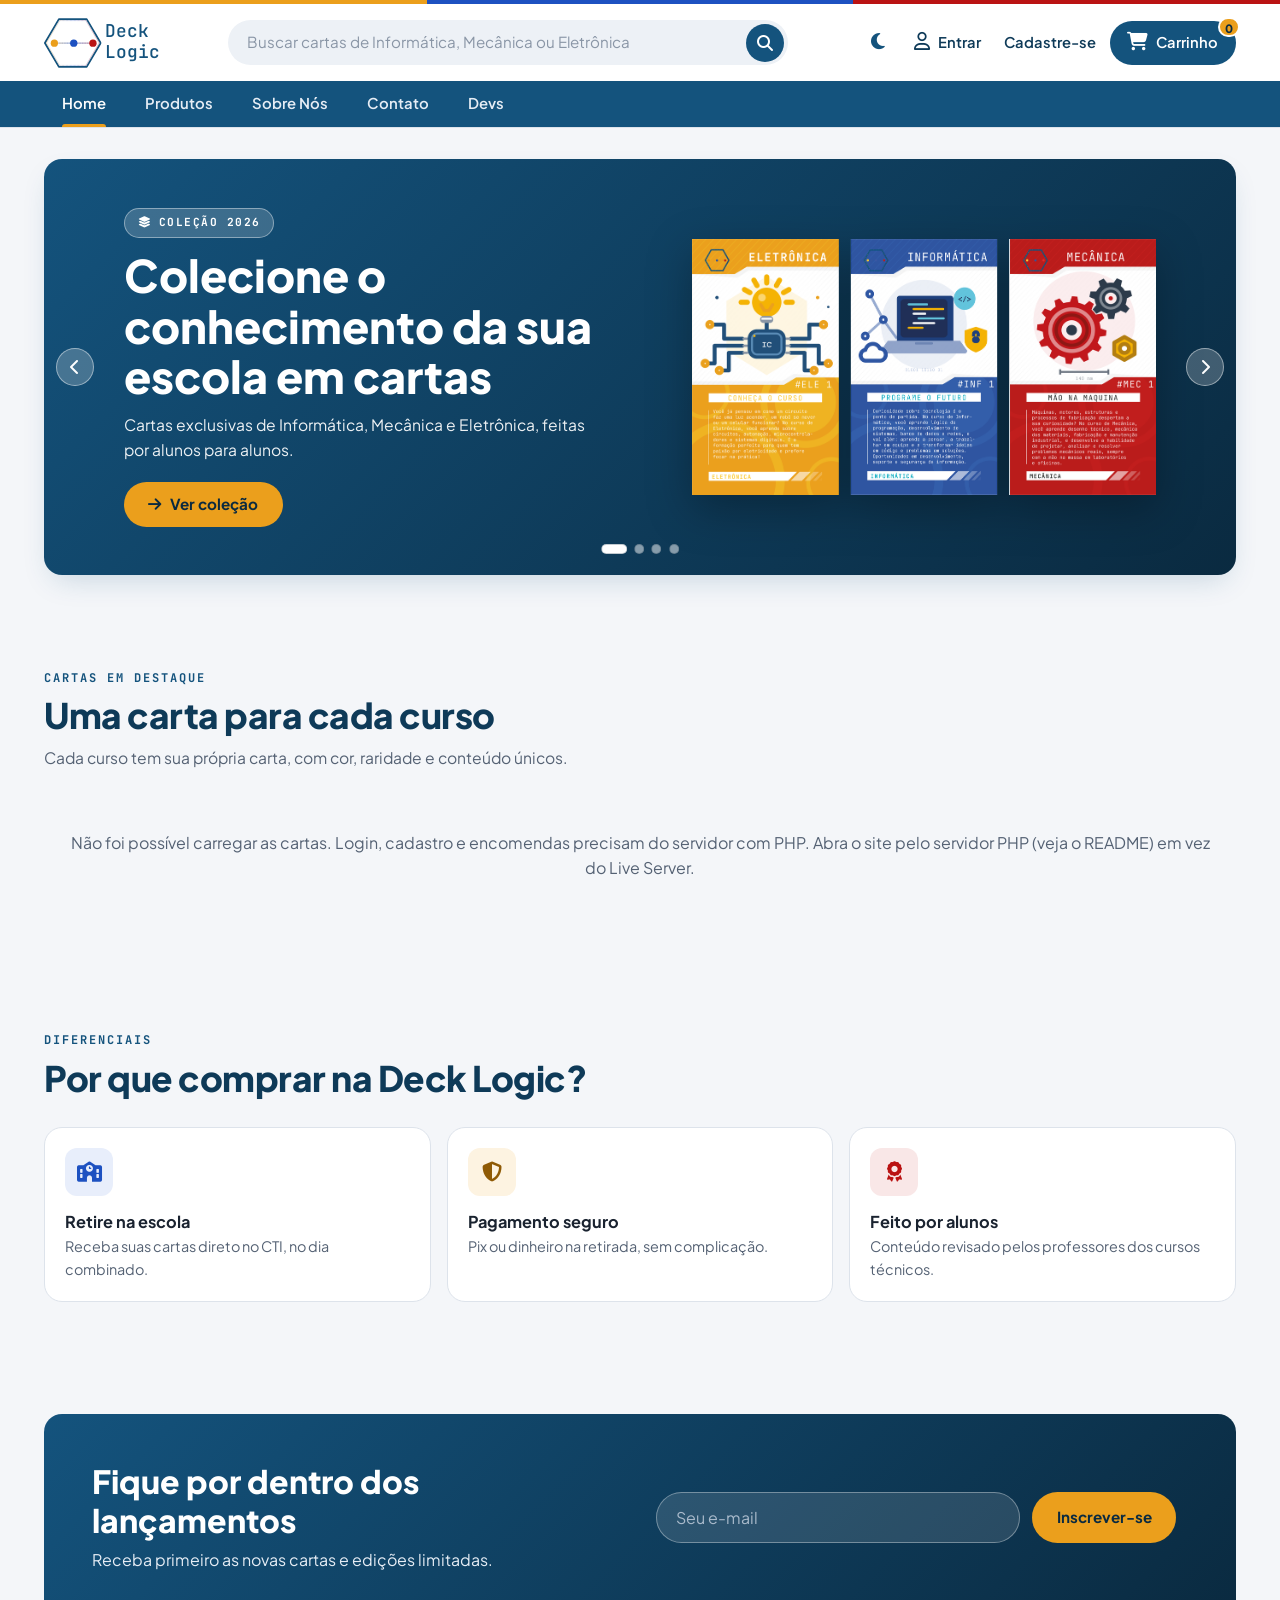
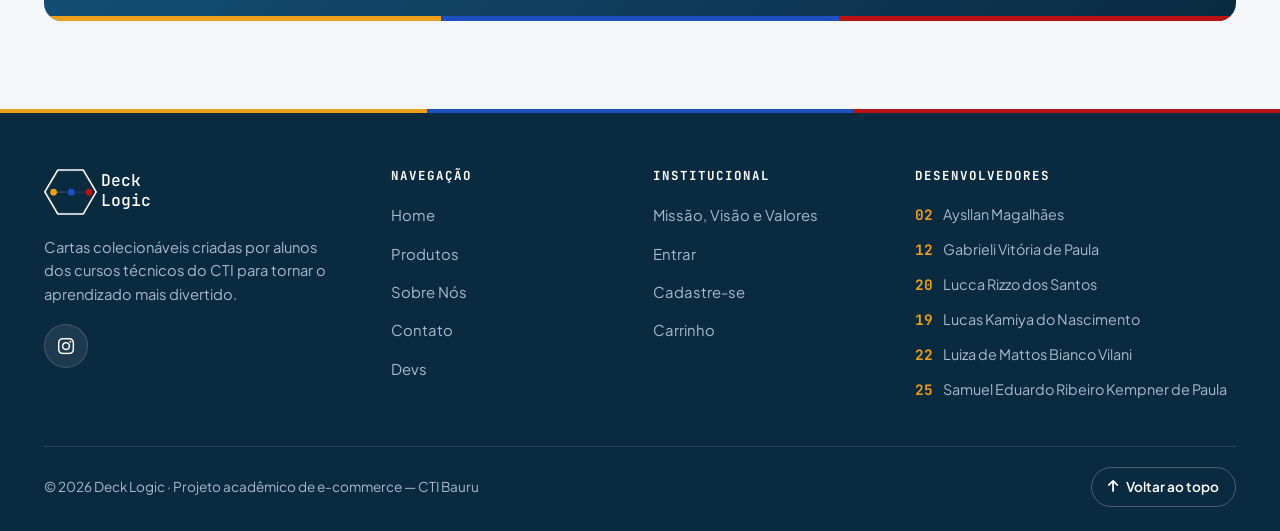
<file: front/index.html>
<!DOCTYPE html>
<html lang="pt-BR">

<head>
    <meta charset="UTF-8">
    <meta name="viewport" content="width=device-width, initial-scale=1.0">
    <title>Deck Logic — Cartas colecionáveis dos cursos técnicos</title>
    <meta name="description" content="Cartas colecionáveis de Informática, Mecânica e Eletrônica feitas por alunos do CTI.">
    <meta name="theme-color" content="#14537D">
    <meta name="color-scheme" content="light dark">
    <script>
        // aplica o tema escolhido no botão antes de desenhar a página (evita piscar)
        try { var tema = localStorage.getItem('decklogic_tema'); if (tema) document.documentElement.dataset.theme = tema; } catch (e) {}
    </script>
    <link rel="icon" type="image/png" href="img/brand/favicon.png">
    <link rel="preconnect" href="https://fonts.googleapis.com">
    <link rel="preconnect" href="https://fonts.gstatic.com" crossorigin>
    <link rel="stylesheet" href="https://fonts.googleapis.com/css2?family=JetBrains+Mono:wght@500;700;800&family=Plus+Jakarta+Sans:wght@400;500;600;700;800&display=swap">
    <link rel="stylesheet" href="https://cdnjs.cloudflare.com/ajax/libs/font-awesome/6.4.0/css/all.min.css">
    <link rel="stylesheet" href="css/style.css?v=20261019b">
</head>

<body id="top">
    <!-- Logo Deck Logic (SVG inline, reutilizado no header e no footer via <use>) -->
    <svg class="svg-sprite" aria-hidden="true" focusable="false" xmlns="http://www.w3.org/2000/svg">
        <defs>
            <linearGradient id="grad-cursos" gradientUnits="userSpaceOnUse" x1="0" y1="0" x2="600" y2="0">
                <stop offset="0" stop-color="#EB9F1C" />
                <stop offset="0.5" stop-color="#1D51C1" />
                <stop offset="1" stop-color="#BA1313" />
            </linearGradient>
            <symbol id="logo-mark" viewBox="0 0 600 521">
                <polygon points="155,12 445,12 591,260 445,509 155,509 9,260" fill="none" stroke="currentColor" stroke-width="18" stroke-linejoin="round" />
                <polygon points="163,27 437,27 574,260 437,494 163,494 26,260" fill="none" stroke="url(#grad-cursos)" stroke-width="6" stroke-dasharray="3 3" />
                <line x1="108" y1="262" x2="510" y2="262" stroke="url(#grad-cursos)" stroke-width="14" stroke-dasharray="2 2" />
                <circle cx="108" cy="262" r="38" fill="#EB9F1C" />
                <circle cx="310" cy="262" r="38" fill="#1D51C1" />
                <circle cx="510" cy="262" r="38" fill="#BA1313" />
            </symbol>
            <symbol id="logo-full" viewBox="0 0 1212 521">
                <use href="#logo-mark" width="600" height="521" />
                <text x="640" y="195" fill="currentColor" font-family="'JetBrains Mono', ui-monospace, monospace" font-size="185" font-weight="500">Deck</text>
                <text x="640" y="420" fill="currentColor" font-family="'JetBrains Mono', ui-monospace, monospace" font-size="185" font-weight="500">Logic</text>
            </symbol>
        </defs>
    </svg>

    <a class="skip-link" href="#conteudo">Pular para o conteúdo</a>

    <header class="site-header">
        <div class="brand-bar" aria-hidden="true"></div>
        <div class="container header-inner">
            <a href="index.html" class="logo" aria-label="Deck Logic — página inicial">
                <svg class="logo-svg" aria-hidden="true"><use href="#logo-full" /></svg>
            </a>

            <form class="search-form" action="produtos.html" method="get" role="search">
                <label for="busca" class="sr-only">Buscar cartas</label>
                <input type="search" id="busca" name="q" placeholder="Buscar cartas de Informática, Mecânica ou Eletrônica">
                <button type="submit" aria-label="Buscar"><i class="fa-solid fa-magnifying-glass"></i></button>
            </form>

            <nav class="user-nav" aria-label="Conta e carrinho">
                <button type="button" class="user-link theme-toggle" id="theme-toggle" aria-label="Ativar tema escuro"><i class="fa-solid fa-moon"></i></button>
                <a href="login.html" class="user-link" data-auth="conta" aria-label="Entrar"><i class="fa-regular fa-user"></i><span>Entrar</span></a>
                <a href="cadastro.html" class="user-link user-link--signup" data-auth="sair"><span>Cadastre-se</span></a>
                <a href="carrinho.html" class="cart-btn" aria-label="Carrinho">
                    <i class="fa-solid fa-cart-shopping"></i><span class="cart-label">Carrinho</span>
                    <span class="cart-badge" id="cart-count">0</span>
                </a>
            </nav>

            <button class="nav-toggle" type="button" aria-controls="menu-principal" aria-expanded="false" aria-label="Abrir menu">
                <span class="nav-toggle-bar"></span>
                <span class="nav-toggle-bar"></span>
                <span class="nav-toggle-bar"></span>
            </button>
        </div>

        <div class="nav-backdrop" id="nav-backdrop"></div>

        <nav class="main-nav" id="menu-principal" aria-label="Menu principal">
            <div class="main-nav-head">
                <span class="main-nav-title">Menu</span>
                <button class="nav-close" type="button" aria-label="Fechar menu"><i class="fa-solid fa-xmark"></i></button>
            </div>
            <div class="container">
                <ul>
                    <li><a href="index.html" class="active" aria-current="page"><i class="fa-solid fa-house"></i>Home</a></li>
                    <li><a href="produtos.html"><i class="fa-solid fa-layer-group"></i>Produtos</a></li>
                    <li><a href="sobre.html"><i class="fa-solid fa-circle-info"></i>Sobre Nós</a></li>
                    <li><a href="contato.html"><i class="fa-solid fa-envelope"></i>Contato</a></li>
                    <li><a href="desenvolvedores.html"><i class="fa-solid fa-code"></i>Devs</a></li>
                    <li class="main-nav-extra main-nav-extra--first"><a href="login.html" data-auth="conta"><i class="fa-regular fa-user"></i>Entrar</a></li>
                    <li class="main-nav-extra"><a href="cadastro.html" data-auth="sair"><i class="fa-solid fa-user-plus"></i>Cadastre-se</a></li>
                </ul>
            </div>
        </nav>
    </header>

    <main id="conteudo">

        <!-- Banner / carrossel -->
        <section class="hero-section container" aria-label="Destaques">
            <div class="carousel">
                <div class="carousel-track">

                    <article class="carousel-slide is-brand active">
                        <div class="carousel-content">
                            <span class="hero-tag"><i class="fa-solid fa-layer-group"></i> Coleção 2026</span>
                            <h2>Colecione o conhecimento da sua escola em cartas</h2>
                            <p>Cartas exclusivas de Informática, Mecânica e Eletrônica, feitas por alunos para alunos.</p>
                            <a href="produtos.html" class="btn btn-accent"><i class="fa-solid fa-arrow-right"></i> Ver coleção</a>
                        </div>
                        <div class="carousel-media carousel-media--wide">
                            <img src="img/cards/colecao.png" alt="As três cartas da coleção: Eletrônica, Informática e Mecânica" width="494" height="273">
                        </div>
                    </article>

                    <article class="carousel-slide is-info">
                        <div class="carousel-content">
                            <span class="hero-tag"><i class="fa-solid fa-microchip"></i> Curso de Informática</span>
                            <h2>Redes, código e hardware na palma da mão</h2>
                            <p>Cartas com conceitos de programação, redes e sistemas.</p>
                            <a href="produtos.html?q=informatica" class="btn btn-light"><i class="fa-solid fa-arrow-right"></i> Conferir cartas</a>
                        </div>
                        <div class="carousel-media carousel-media--single">
                            <img src="img/cards/informatica.png" alt="Carta do curso de Informática" width="156" height="273">
                        </div>
                    </article>

                    <article class="carousel-slide is-mec">
                        <div class="carousel-content">
                            <span class="hero-tag"><i class="fa-solid fa-gears"></i> Curso de Mecânica</span>
                            <h2>Motores &amp; Máquinas já disponível</h2>
                            <p>Cartas ilustradas sobre motores, usinagem e processos mecânicos.</p>
                            <a href="produtos.html?q=mecanica" class="btn btn-light"><i class="fa-solid fa-arrow-right"></i> Conferir cartas</a>
                        </div>
                        <div class="carousel-media carousel-media--single">
                            <img src="img/cards/mecanica.png" alt="Carta do curso de Mecânica" width="156" height="273">
                        </div>
                    </article>

                    <article class="carousel-slide is-eletro">
                        <div class="carousel-content">
                            <span class="hero-tag"><i class="fa-solid fa-bolt"></i> Curso de Eletrônica</span>
                            <h2>Circuitos e componentes que viram jogo</h2>
                            <p>Cartas sobre eletrônica analógica, digital e automação.</p>
                            <a href="produtos.html?q=eletronica" class="btn btn-light"><i class="fa-solid fa-arrow-right"></i> Conferir cartas</a>
                        </div>
                        <div class="carousel-media carousel-media--single">
                            <img src="img/cards/eletronica.png" alt="Carta do curso de Eletrônica" width="156" height="273">
                        </div>
                    </article>

                </div>

                <button type="button" class="carousel-btn prev" aria-label="Slide anterior"><i class="fa-solid fa-chevron-left"></i></button>
                <button type="button" class="carousel-btn next" aria-label="Próximo slide"><i class="fa-solid fa-chevron-right"></i></button>
                <div class="carousel-indicators">
                    <button type="button" class="indicator-dot active" aria-label="Slide 1"></button>
                    <button type="button" class="indicator-dot" aria-label="Slide 2"></button>
                    <button type="button" class="indicator-dot" aria-label="Slide 3"></button>
                    <button type="button" class="indicator-dot" aria-label="Slide 4"></button>
                </div>
            </div>
        </section>

        <!-- Produtos em destaque -->
        <section class="section container" aria-labelledby="titulo-destaques">
            <header class="section-header">
                <span class="section-eyebrow">Cartas em destaque</span>
                <h2 class="section-title" id="titulo-destaques">Uma carta para cada curso</h2>
                <p class="section-subtitle">Cada curso tem sua própria carta, com cor, raridade e conteúdo únicos.</p>
            </header>

            <div class="products-grid" data-products-destaque>
                <!-- Cards montados pelo js/script.js a partir de back/produtos/catalogo.php -->
                <p class="products-loading" data-products-loading>Carregando cartas…</p>
            </div>
        </section>

        <!-- Diferenciais -->
        <section class="section container" aria-labelledby="titulo-diferenciais">
            <header class="section-header">
                <span class="section-eyebrow">Diferenciais</span>
                <h2 class="section-title" id="titulo-diferenciais">Por que comprar na Deck Logic?</h2>
            </header>

            <div class="features-grid">
                <article class="feature-card is-info">
                    <div class="feature-icon"><i class="fa-solid fa-school"></i></div>
                    <div>
                        <h3>Retire na escola</h3>
                        <p>Receba suas cartas direto no CTI, no dia combinado.</p>
                    </div>
                </article>
                <article class="feature-card is-eletro">
                    <div class="feature-icon"><i class="fa-solid fa-shield-halved"></i></div>
                    <div>
                        <h3>Pagamento seguro</h3>
                        <p>Pix ou dinheiro na retirada, sem complicação.</p>
                    </div>
                </article>
                <article class="feature-card is-mec">
                    <div class="feature-icon"><i class="fa-solid fa-award"></i></div>
                    <div>
                        <h3>Feito por alunos</h3>
                        <p>Conteúdo revisado pelos professores dos cursos técnicos.</p>
                    </div>
                </article>
            </div>
        </section>

        <!-- Newsletter -->
        <section class="section container" aria-labelledby="titulo-newsletter">
            <div class="newsletter-box">
                <div>
                    <h2 id="titulo-newsletter">Fique por dentro dos lançamentos</h2>
                    <p>Receba primeiro as novas cartas e edições limitadas.</p>
                </div>
                <form class="newsletter-form" id="newsletterForm">
                    <label for="news-email" class="sr-only">Seu e-mail</label>
                    <input type="email" id="news-email" name="email" placeholder="Seu e-mail" required>
                    <button type="submit" class="btn btn-accent">Inscrever-se</button>
                </form>
            </div>
        </section>

    </main>

    <footer class="site-footer">
        <div class="brand-bar" aria-hidden="true"></div>
        <div class="container">
            <div class="footer-grid">
                <section class="footer-brand" aria-label="Sobre a Deck Logic">
                    <a href="index.html" class="logo logo--footer" aria-label="Deck Logic — página inicial">
                        <svg class="logo-svg" aria-hidden="true"><use href="#logo-full" /></svg>
                    </a>
                    <p>Cartas colecionáveis criadas por alunos dos cursos técnicos do CTI para tornar o aprendizado mais divertido.</p>
                    <ul class="social-links">
                        <li><a href="https://www.instagram.com/logicdeck.cti?stkn=ODNpampwcXRhc3Fj" class="social-icon" aria-label="Instagram da Deck Logic"><i class="fa-brands fa-instagram"></i></a></li>
                    </ul>
                </section>

                <nav class="footer-column" aria-label="Navegação do rodapé">
                    <h2>Navegação</h2>
                    <ul>
                        <li><a href="index.html">Home</a></li>
                        <li><a href="produtos.html">Produtos</a></li>
                        <li><a href="sobre.html">Sobre Nós</a></li>
                        <li><a href="contato.html">Contato</a></li>
                        <li><a href="desenvolvedores.html">Devs</a></li>
                    </ul>
                </nav>

                <section class="footer-column">
                    <h2>Institucional</h2>
                    <ul>
                        <li><a href="missao.html">Missão, Visão e Valores</a></li>
                        <li><a href="login.html">Entrar</a></li>
                        <li><a href="cadastro.html">Cadastre-se</a></li>
                        <li><a href="carrinho.html">Carrinho</a></li>
                    </ul>
                </section>

                <section class="footer-column">
                    <h2>Desenvolvedores</h2>
                    <!-- TODO: trocar "--" pelo número de chamada de cada integrante -->
                    <ul class="footer-devs">
                        <li><span class="dev-num">02</span>Aysllan Magalhães</li>
                        <li><span class="dev-num">12</span>Gabrieli Vitória de Paula</li>
                        <li><span class="dev-num">20</span>Lucca Rizzo dos Santos</li>
                        <li><span class="dev-num">19</span>Lucas Kamiya do Nascimento</li>
                        <li><span class="dev-num">22</span>Luiza de Mattos Bianco Vilani</li>
                        <li><span class="dev-num">25</span>Samuel Eduardo Ribeiro Kempner de Paula</li>
                    </ul>
                </section>
            </div>

            <div class="footer-bottom">
                <p>&copy; 2026 Deck Logic · Projeto acadêmico de e-commerce — CTI Bauru</p>
                <a href="#top" class="back-to-top"><i class="fa-solid fa-arrow-up"></i> Voltar ao topo</a>
            </div>
        </div>
    </footer>

    <div class="toast-container" id="toast-container" aria-live="polite"></div>
    <script src="js/script.js?v=20261019c"></script>
</body>

</html>
</file>
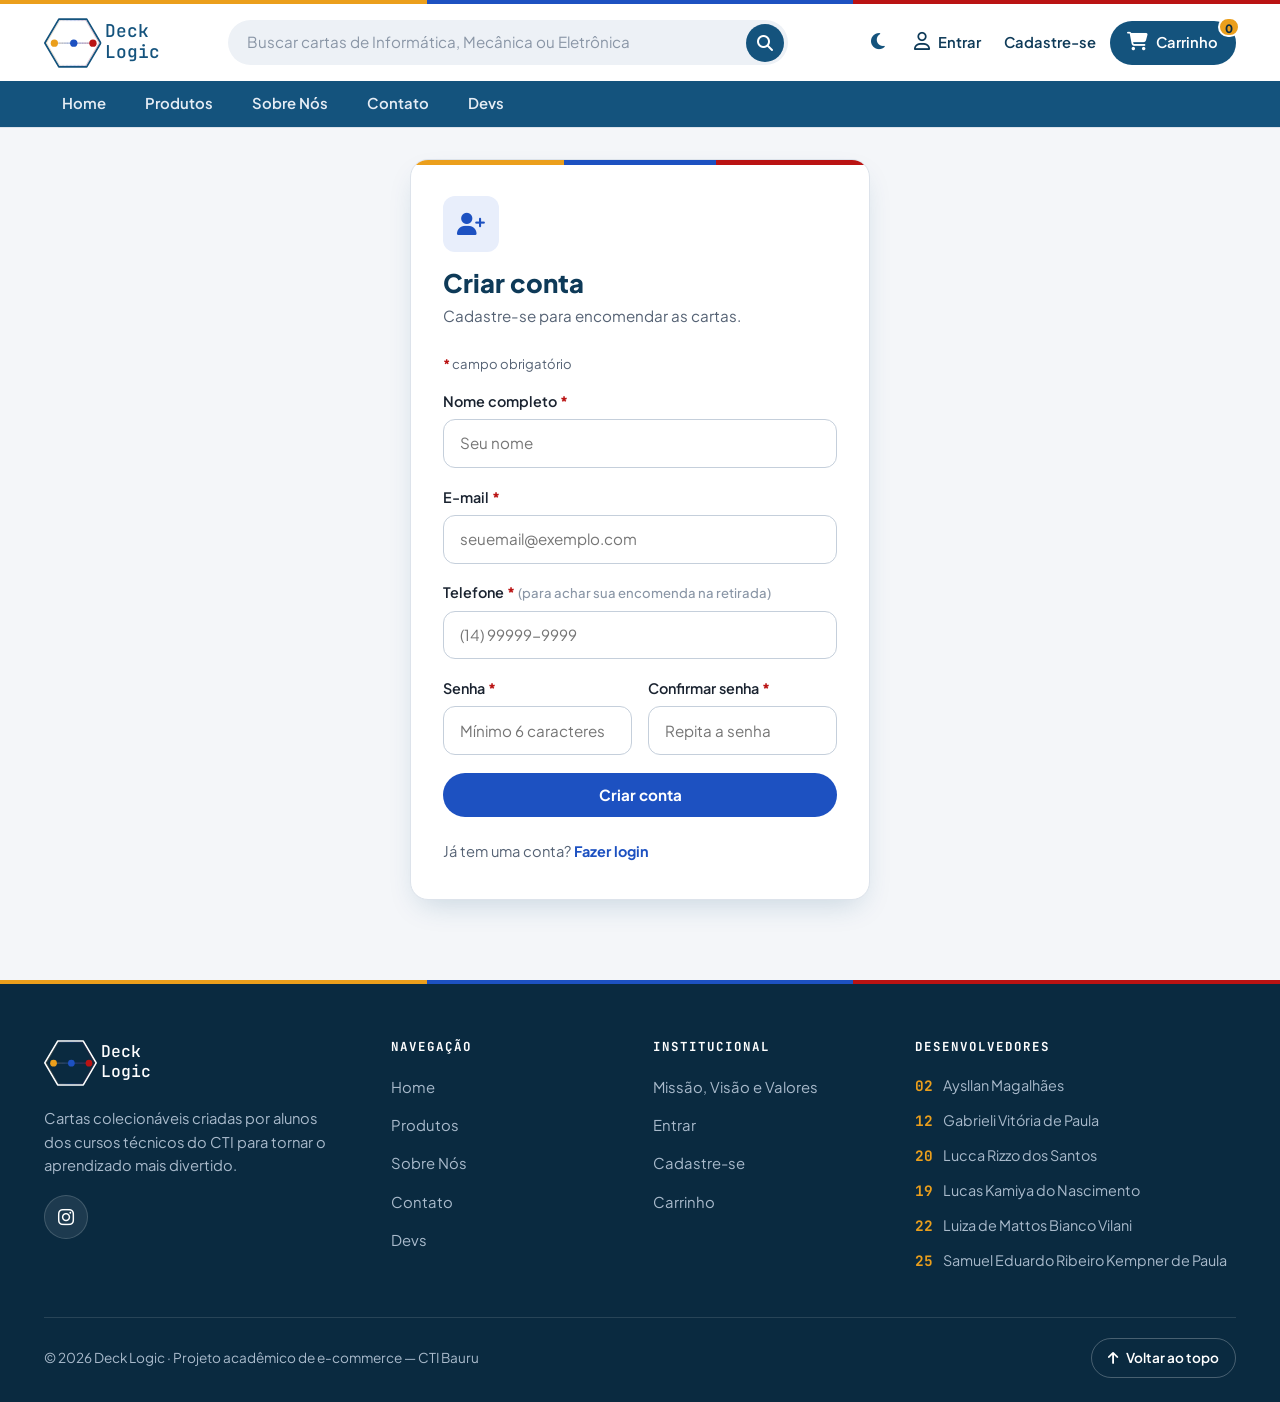
<file: front/cadastro.html>
<!DOCTYPE html>
<html lang="pt-BR">

<head>
    <meta charset="UTF-8">
    <meta name="viewport" content="width=device-width, initial-scale=1.0">
    <title>Cadastro | Deck Logic</title>
    <meta name="description" content="Crie sua conta para comprar as cartas do seu curso.">
    <meta name="theme-color" content="#14537D">
    <meta name="color-scheme" content="light dark">
    <script>
        // aplica o tema escolhido no botão antes de desenhar a página (evita piscar)
        try { var tema = localStorage.getItem('decklogic_tema'); if (tema) document.documentElement.dataset.theme = tema; } catch (e) {}
    </script>
    <link rel="icon" type="image/png" href="img/brand/favicon.png">
    <link rel="preconnect" href="https://fonts.googleapis.com">
    <link rel="preconnect" href="https://fonts.gstatic.com" crossorigin>
    <link rel="stylesheet" href="https://fonts.googleapis.com/css2?family=JetBrains+Mono:wght@500;700;800&family=Plus+Jakarta+Sans:wght@400;500;600;700;800&display=swap">
    <link rel="stylesheet" href="https://cdnjs.cloudflare.com/ajax/libs/font-awesome/6.4.0/css/all.min.css">
    <link rel="stylesheet" href="css/style.css?v=20261019b">
</head>

<body id="top">
    <!-- Logo Deck Logic (SVG inline, reutilizado no header e no footer via <use>) -->
    <svg class="svg-sprite" aria-hidden="true" focusable="false" xmlns="http://www.w3.org/2000/svg">
        <defs>
            <linearGradient id="grad-cursos" gradientUnits="userSpaceOnUse" x1="0" y1="0" x2="600" y2="0">
                <stop offset="0" stop-color="#EB9F1C" />
                <stop offset="0.5" stop-color="#1D51C1" />
                <stop offset="1" stop-color="#BA1313" />
            </linearGradient>
            <symbol id="logo-mark" viewBox="0 0 600 521">
                <polygon points="155,12 445,12 591,260 445,509 155,509 9,260" fill="none" stroke="currentColor" stroke-width="18" stroke-linejoin="round" />
                <polygon points="163,27 437,27 574,260 437,494 163,494 26,260" fill="none" stroke="url(#grad-cursos)" stroke-width="6" stroke-dasharray="3 3" />
                <line x1="108" y1="262" x2="510" y2="262" stroke="url(#grad-cursos)" stroke-width="14" stroke-dasharray="2 2" />
                <circle cx="108" cy="262" r="38" fill="#EB9F1C" />
                <circle cx="310" cy="262" r="38" fill="#1D51C1" />
                <circle cx="510" cy="262" r="38" fill="#BA1313" />
            </symbol>
            <symbol id="logo-full" viewBox="0 0 1212 521">
                <use href="#logo-mark" width="600" height="521" />
                <text x="640" y="195" fill="currentColor" font-family="'JetBrains Mono', ui-monospace, monospace" font-size="185" font-weight="500">Deck</text>
                <text x="640" y="420" fill="currentColor" font-family="'JetBrains Mono', ui-monospace, monospace" font-size="185" font-weight="500">Logic</text>
            </symbol>
        </defs>
    </svg>

    <a class="skip-link" href="#conteudo">Pular para o conteúdo</a>

    <header class="site-header">
        <div class="brand-bar" aria-hidden="true"></div>
        <div class="container header-inner">
            <a href="index.html" class="logo" aria-label="Deck Logic — página inicial">
                <svg class="logo-svg" aria-hidden="true"><use href="#logo-full" /></svg>
            </a>

            <form class="search-form" action="produtos.html" method="get" role="search">
                <label for="busca" class="sr-only">Buscar cartas</label>
                <input type="search" id="busca" name="q" placeholder="Buscar cartas de Informática, Mecânica ou Eletrônica">
                <button type="submit" aria-label="Buscar"><i class="fa-solid fa-magnifying-glass"></i></button>
            </form>

            <nav class="user-nav" aria-label="Conta e carrinho">
                <button type="button" class="user-link theme-toggle" id="theme-toggle" aria-label="Ativar tema escuro"><i class="fa-solid fa-moon"></i></button>
                <a href="login.html" class="user-link" data-auth="conta" aria-label="Entrar"><i class="fa-regular fa-user"></i><span>Entrar</span></a>
                <a href="cadastro.html" class="user-link user-link--signup" data-auth="sair"><span>Cadastre-se</span></a>
                <a href="carrinho.html" class="cart-btn" aria-label="Carrinho">
                    <i class="fa-solid fa-cart-shopping"></i><span class="cart-label">Carrinho</span>
                    <span class="cart-badge" id="cart-count">0</span>
                </a>
            </nav>

            <button class="nav-toggle" type="button" aria-controls="menu-principal" aria-expanded="false" aria-label="Abrir menu">
                <span class="nav-toggle-bar"></span>
                <span class="nav-toggle-bar"></span>
                <span class="nav-toggle-bar"></span>
            </button>
        </div>

        <div class="nav-backdrop" id="nav-backdrop"></div>

        <nav class="main-nav" id="menu-principal" aria-label="Menu principal">
            <div class="main-nav-head">
                <span class="main-nav-title">Menu</span>
                <button class="nav-close" type="button" aria-label="Fechar menu"><i class="fa-solid fa-xmark"></i></button>
            </div>
            <div class="container">
                <ul>
                    <li><a href="index.html"><i class="fa-solid fa-house"></i>Home</a></li>
                    <li><a href="produtos.html"><i class="fa-solid fa-layer-group"></i>Produtos</a></li>
                    <li><a href="sobre.html"><i class="fa-solid fa-circle-info"></i>Sobre Nós</a></li>
                    <li><a href="contato.html"><i class="fa-solid fa-envelope"></i>Contato</a></li>
                    <li><a href="desenvolvedores.html"><i class="fa-solid fa-code"></i>Devs</a></li>
                    <li class="main-nav-extra main-nav-extra--first"><a href="login.html" data-auth="conta"><i class="fa-regular fa-user"></i>Entrar</a></li>
                    <li class="main-nav-extra"><a href="cadastro.html" data-auth="sair"><i class="fa-solid fa-user-plus"></i>Cadastre-se</a></li>
                </ul>
            </div>
        </nav>
    </header>

    <main id="conteudo">

        <section class="auth-section container">
            <div class="auth-card">
                <header class="auth-header">
                    <div class="auth-icon"><i class="fa-solid fa-user-plus"></i></div>
                    <h1>Criar conta</h1>
                    <p>Cadastre-se para encomendar as cartas.</p>
                </header>

                <p class="form-alert form-alert--error" id="cad-telefone-erro" hidden>Informe o telefone com DDD, ex.: (14) 99999-9999.</p>
                <p class="form-alert form-alert--error" id="cad-email-existe" hidden>Este e-mail já está cadastrado. <a href="login.html">Entrar</a></p>

                <p class="form-legend"><span class="req" aria-hidden="true">*</span> campo obrigatório</p>

                <form action="../back/usuarios/insertUsuario.php" method="post" onsubmit="return handleCadastro(event)">
                    <input type="hidden" name="origem" value="site">
                    <div class="form-group">
                        <label for="cad-nome">Nome completo <span class="req" aria-hidden="true">*</span></label>
                        <input type="text" id="cad-nome" name="nome" class="form-control" placeholder="Seu nome" maxlength="80" autocomplete="name" required>
                    </div>

                    <div class="form-group">
                        <label for="cad-email">E-mail <span class="req" aria-hidden="true">*</span></label>
                        <input type="email" id="cad-email" name="email" class="form-control" placeholder="seuemail@exemplo.com" maxlength="100" autocomplete="email" required>
                    </div>

                    <div class="form-group">
                        <label for="cad-telefone">Telefone <span class="req" aria-hidden="true">*</span> <span class="opt">(para achar sua encomenda na retirada)</span></label>
                        <input type="tel" id="cad-telefone" name="telefone" class="form-control" placeholder="(14) 99999-9999" maxlength="15" minlength="14" autocomplete="tel" inputmode="tel" pattern="\(\d{2}\) \d{4,5}-\d{4}" title="Telefone com DDD, ex.: (14) 99999-9999" required>
                    </div>

                    <div class="form-row">
                        <div class="form-group">
                            <label for="cad-senha">Senha <span class="req" aria-hidden="true">*</span></label>
                            <input type="password" id="cad-senha" name="senha" class="form-control" placeholder="Mínimo 6 caracteres" autocomplete="new-password" required>
                        </div>

                        <div class="form-group">
                            <label for="cad-confirmar">Confirmar senha <span class="req" aria-hidden="true">*</span></label>
                            <input type="password" id="cad-confirmar" name="confirmaSenha" class="form-control" placeholder="Repita a senha" autocomplete="new-password" required>
                        </div>
                    </div>
                    <span class="form-error" id="cad-erro" role="alert"></span>

                    <button type="submit" class="btn btn-primary btn-block">Criar conta</button>
                </form>

                <p class="auth-footer-link">Já tem uma conta? <a href="login.html">Fazer login</a></p>
            </div>
        </section>

    </main>

    <footer class="site-footer">
        <div class="brand-bar" aria-hidden="true"></div>
        <div class="container">
            <div class="footer-grid">
                <section class="footer-brand" aria-label="Sobre a Deck Logic">
                    <a href="index.html" class="logo logo--footer" aria-label="Deck Logic — página inicial">
                        <svg class="logo-svg" aria-hidden="true"><use href="#logo-full" /></svg>
                    </a>
                    <p>Cartas colecionáveis criadas por alunos dos cursos técnicos do CTI para tornar o aprendizado mais divertido.</p>
                    <ul class="social-links">
                        <li><a href="https://www.instagram.com/logicdeck.cti?stkn=ODNpampwcXRhc3Fj" class="social-icon" aria-label="Instagram da Deck Logic"><i class="fa-brands fa-instagram"></i></a></li>
                    </ul>
                </section>

                <nav class="footer-column" aria-label="Navegação do rodapé">
                    <h2>Navegação</h2>
                    <ul>
                        <li><a href="index.html">Home</a></li>
                        <li><a href="produtos.html">Produtos</a></li>
                        <li><a href="sobre.html">Sobre Nós</a></li>
                        <li><a href="contato.html">Contato</a></li>
                        <li><a href="desenvolvedores.html">Devs</a></li>
                    </ul>
                </nav>

                <section class="footer-column">
                    <h2>Institucional</h2>
                    <ul>
                        <li><a href="missao.html">Missão, Visão e Valores</a></li>
                        <li><a href="login.html">Entrar</a></li>
                        <li><a href="cadastro.html">Cadastre-se</a></li>
                        <li><a href="carrinho.html">Carrinho</a></li>
                    </ul>
                </section>

                <section class="footer-column">
                    <h2>Desenvolvedores</h2>
                    <!-- TODO: trocar "--" pelo número de chamada de cada integrante -->
                    <ul class="footer-devs">
                        <li><span class="dev-num">02</span>Aysllan Magalhães</li>
                        <li><span class="dev-num">12</span>Gabrieli Vitória de Paula</li>
                        <li><span class="dev-num">20</span>Lucca Rizzo dos Santos</li>
                        <li><span class="dev-num">19</span>Lucas Kamiya do Nascimento</li>
                        <li><span class="dev-num">22</span>Luiza de Mattos Bianco Vilani</li>
                        <li><span class="dev-num">25</span>Samuel Eduardo Ribeiro Kempner de Paula</li>
                    </ul>
                </section>
            </div>

            <div class="footer-bottom">
                <p>&copy; 2026 Deck Logic · Projeto acadêmico de e-commerce — CTI Bauru</p>
                <a href="#top" class="back-to-top"><i class="fa-solid fa-arrow-up"></i> Voltar ao topo</a>
            </div>
        </div>
    </footer>

    <div class="toast-container" id="toast-container" aria-live="polite"></div>
    <script src="js/script.js?v=20261019c"></script>
</body>

</html>
</file>
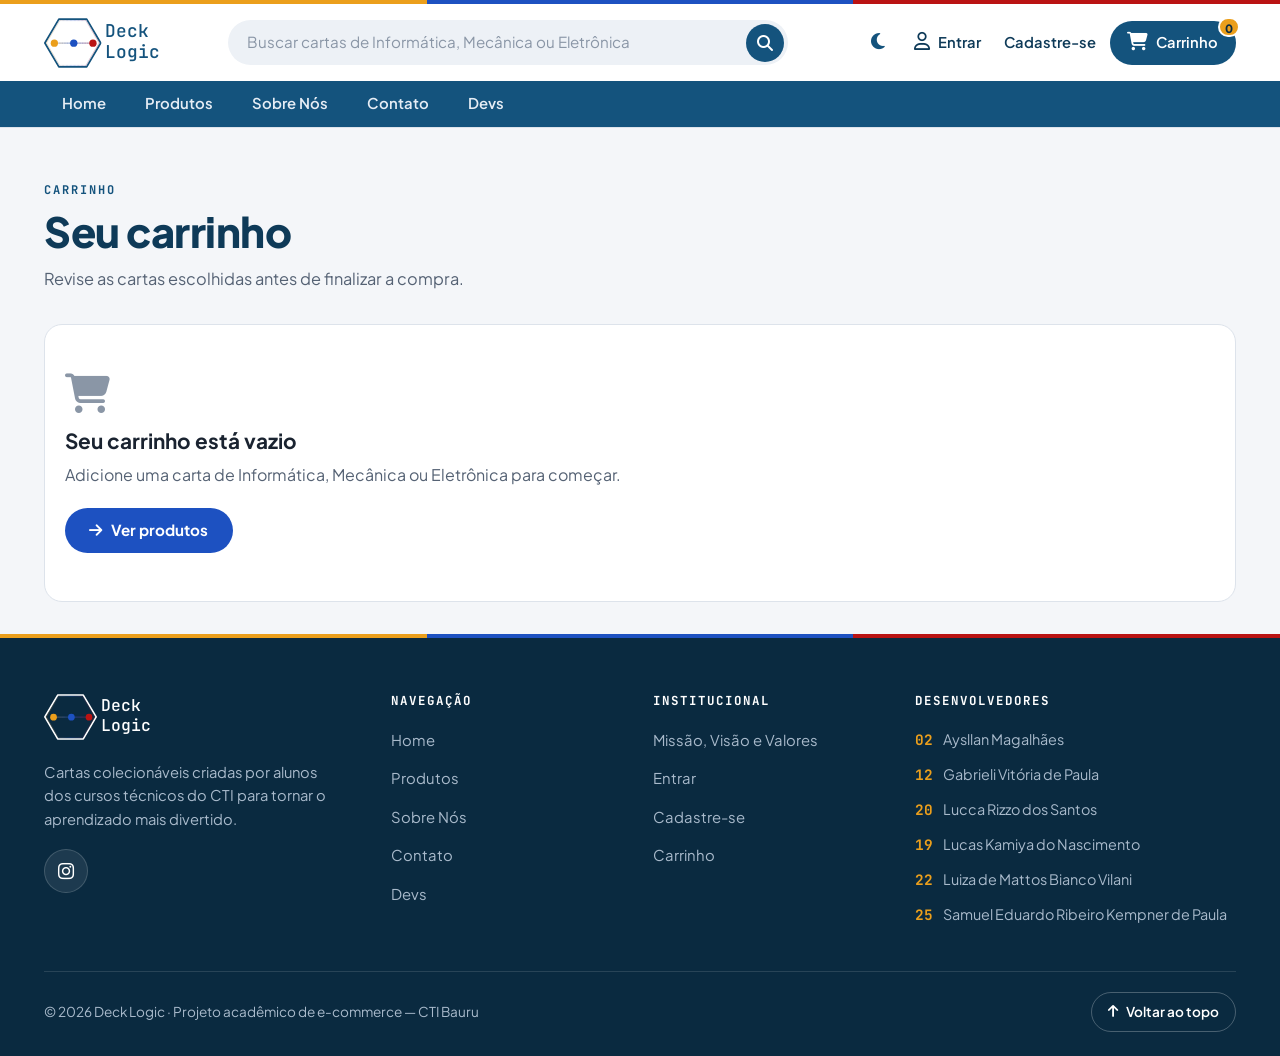
<file: front/carrinho.html>
<!DOCTYPE html>
<html lang="pt-BR">

<head>
    <meta charset="UTF-8">
    <meta name="viewport" content="width=device-width, initial-scale=1.0">
    <title>Carrinho | Deck Logic</title>
    <meta name="description" content="Revise as cartas escolhidas antes de finalizar a compra.">
    <meta name="theme-color" content="#14537D">
    <meta name="color-scheme" content="light dark">
    <script>
        // aplica o tema escolhido no botão antes de desenhar a página (evita piscar)
        try { var tema = localStorage.getItem('decklogic_tema'); if (tema) document.documentElement.dataset.theme = tema; } catch (e) {}
    </script>
    <link rel="icon" type="image/png" href="img/brand/favicon.png">
    <link rel="preconnect" href="https://fonts.googleapis.com">
    <link rel="preconnect" href="https://fonts.gstatic.com" crossorigin>
    <link rel="stylesheet" href="https://fonts.googleapis.com/css2?family=JetBrains+Mono:wght@500;700;800&family=Plus+Jakarta+Sans:wght@400;500;600;700;800&display=swap">
    <link rel="stylesheet" href="https://cdnjs.cloudflare.com/ajax/libs/font-awesome/6.4.0/css/all.min.css">
    <link rel="stylesheet" href="css/style.css?v=20261019b">
</head>

<body id="top">
    <!-- Logo Deck Logic (SVG inline, reutilizado no header e no footer via <use>) -->
    <svg class="svg-sprite" aria-hidden="true" focusable="false" xmlns="http://www.w3.org/2000/svg">
        <defs>
            <linearGradient id="grad-cursos" gradientUnits="userSpaceOnUse" x1="0" y1="0" x2="600" y2="0">
                <stop offset="0" stop-color="#EB9F1C" />
                <stop offset="0.5" stop-color="#1D51C1" />
                <stop offset="1" stop-color="#BA1313" />
            </linearGradient>
            <symbol id="logo-mark" viewBox="0 0 600 521">
                <polygon points="155,12 445,12 591,260 445,509 155,509 9,260" fill="none" stroke="currentColor" stroke-width="18" stroke-linejoin="round" />
                <polygon points="163,27 437,27 574,260 437,494 163,494 26,260" fill="none" stroke="url(#grad-cursos)" stroke-width="6" stroke-dasharray="3 3" />
                <line x1="108" y1="262" x2="510" y2="262" stroke="url(#grad-cursos)" stroke-width="14" stroke-dasharray="2 2" />
                <circle cx="108" cy="262" r="38" fill="#EB9F1C" />
                <circle cx="310" cy="262" r="38" fill="#1D51C1" />
                <circle cx="510" cy="262" r="38" fill="#BA1313" />
            </symbol>
            <symbol id="logo-full" viewBox="0 0 1212 521">
                <use href="#logo-mark" width="600" height="521" />
                <text x="640" y="195" fill="currentColor" font-family="'JetBrains Mono', ui-monospace, monospace" font-size="185" font-weight="500">Deck</text>
                <text x="640" y="420" fill="currentColor" font-family="'JetBrains Mono', ui-monospace, monospace" font-size="185" font-weight="500">Logic</text>
            </symbol>
        </defs>
    </svg>

    <a class="skip-link" href="#conteudo">Pular para o conteúdo</a>

    <header class="site-header">
        <div class="brand-bar" aria-hidden="true"></div>
        <div class="container header-inner">
            <a href="index.html" class="logo" aria-label="Deck Logic — página inicial">
                <svg class="logo-svg" aria-hidden="true"><use href="#logo-full" /></svg>
            </a>

            <form class="search-form" action="produtos.html" method="get" role="search">
                <label for="busca" class="sr-only">Buscar cartas</label>
                <input type="search" id="busca" name="q" placeholder="Buscar cartas de Informática, Mecânica ou Eletrônica">
                <button type="submit" aria-label="Buscar"><i class="fa-solid fa-magnifying-glass"></i></button>
            </form>

            <nav class="user-nav" aria-label="Conta e carrinho">
                <button type="button" class="user-link theme-toggle" id="theme-toggle" aria-label="Ativar tema escuro"><i class="fa-solid fa-moon"></i></button>
                <a href="login.html" class="user-link" data-auth="conta" aria-label="Entrar"><i class="fa-regular fa-user"></i><span>Entrar</span></a>
                <a href="cadastro.html" class="user-link user-link--signup" data-auth="sair"><span>Cadastre-se</span></a>
                <a href="carrinho.html" class="cart-btn" aria-label="Carrinho">
                    <i class="fa-solid fa-cart-shopping"></i><span class="cart-label">Carrinho</span>
                    <span class="cart-badge" id="cart-count">0</span>
                </a>
            </nav>

            <button class="nav-toggle" type="button" aria-controls="menu-principal" aria-expanded="false" aria-label="Abrir menu">
                <span class="nav-toggle-bar"></span>
                <span class="nav-toggle-bar"></span>
                <span class="nav-toggle-bar"></span>
            </button>
        </div>

        <div class="nav-backdrop" id="nav-backdrop"></div>

        <nav class="main-nav" id="menu-principal" aria-label="Menu principal">
            <div class="main-nav-head">
                <span class="main-nav-title">Menu</span>
                <button class="nav-close" type="button" aria-label="Fechar menu"><i class="fa-solid fa-xmark"></i></button>
            </div>
            <div class="container">
                <ul>
                    <li><a href="index.html"><i class="fa-solid fa-house"></i>Home</a></li>
                    <li><a href="produtos.html"><i class="fa-solid fa-layer-group"></i>Produtos</a></li>
                    <li><a href="sobre.html"><i class="fa-solid fa-circle-info"></i>Sobre Nós</a></li>
                    <li><a href="contato.html"><i class="fa-solid fa-envelope"></i>Contato</a></li>
                    <li><a href="desenvolvedores.html"><i class="fa-solid fa-code"></i>Devs</a></li>
                    <li class="main-nav-extra main-nav-extra--first"><a href="login.html" data-auth="conta"><i class="fa-regular fa-user"></i>Entrar</a></li>
                    <li class="main-nav-extra"><a href="cadastro.html" data-auth="sair"><i class="fa-solid fa-user-plus"></i>Cadastre-se</a></li>
                </ul>
            </div>
        </nav>
    </header>

    <main id="conteudo">

        <section class="page-hero container">
            <span class="section-eyebrow">Carrinho</span>
            <h1>Seu carrinho</h1>
            <p>Revise as cartas escolhidas antes de finalizar a compra.</p>
        </section>

        <section class="container" aria-label="Itens do carrinho">
            <div id="cart-page-container">
                <!-- Preenchido pelo js/script.js (renderCartPage) -->
            </div>
        </section>

    </main>

    <footer class="site-footer">
        <div class="brand-bar" aria-hidden="true"></div>
        <div class="container">
            <div class="footer-grid">
                <section class="footer-brand" aria-label="Sobre a Deck Logic">
                    <a href="index.html" class="logo logo--footer" aria-label="Deck Logic — página inicial">
                        <svg class="logo-svg" aria-hidden="true"><use href="#logo-full" /></svg>
                    </a>
                    <p>Cartas colecionáveis criadas por alunos dos cursos técnicos do CTI para tornar o aprendizado mais divertido.</p>
                    <ul class="social-links">
                        <li><a href="https://www.instagram.com/logicdeck.cti?stkn=ODNpampwcXRhc3Fj" class="social-icon" aria-label="Instagram da Deck Logic"><i class="fa-brands fa-instagram"></i></a></li>
                    </ul>
                </section>

                <nav class="footer-column" aria-label="Navegação do rodapé">
                    <h2>Navegação</h2>
                    <ul>
                        <li><a href="index.html">Home</a></li>
                        <li><a href="produtos.html">Produtos</a></li>
                        <li><a href="sobre.html">Sobre Nós</a></li>
                        <li><a href="contato.html">Contato</a></li>
                        <li><a href="desenvolvedores.html">Devs</a></li>
                    </ul>
                </nav>

                <section class="footer-column">
                    <h2>Institucional</h2>
                    <ul>
                        <li><a href="missao.html">Missão, Visão e Valores</a></li>
                        <li><a href="login.html">Entrar</a></li>
                        <li><a href="cadastro.html">Cadastre-se</a></li>
                        <li><a href="carrinho.html">Carrinho</a></li>
                    </ul>
                </section>

                <section class="footer-column">
                    <h2>Desenvolvedores</h2>
                    <ul class="footer-devs">
                        <li><span class="dev-num">02</span>Aysllan Magalhães</li>
                        <li><span class="dev-num">12</span>Gabrieli Vitória de Paula</li>
                        <li><span class="dev-num">20</span>Lucca Rizzo dos Santos</li>
                        <li><span class="dev-num">19</span>Lucas Kamiya do Nascimento</li>
                        <li><span class="dev-num">22</span>Luiza de Mattos Bianco Vilani</li>
                        <li><span class="dev-num">25</span>Samuel Eduardo Ribeiro Kempner de Paula</li>
                    </ul>
                </section>
            </div>

            <div class="footer-bottom">
                <p>&copy; 2026 Deck Logic · Projeto acadêmico de e-commerce — CTI Bauru</p>
                <a href="#top" class="back-to-top"><i class="fa-solid fa-arrow-up"></i> Voltar ao topo</a>
            </div>
        </div>
    </footer>

    <div class="toast-container" id="toast-container" aria-live="polite"></div>
    <script src="js/script.js?v=20261019c"></script>
</body>

</html>
</file>
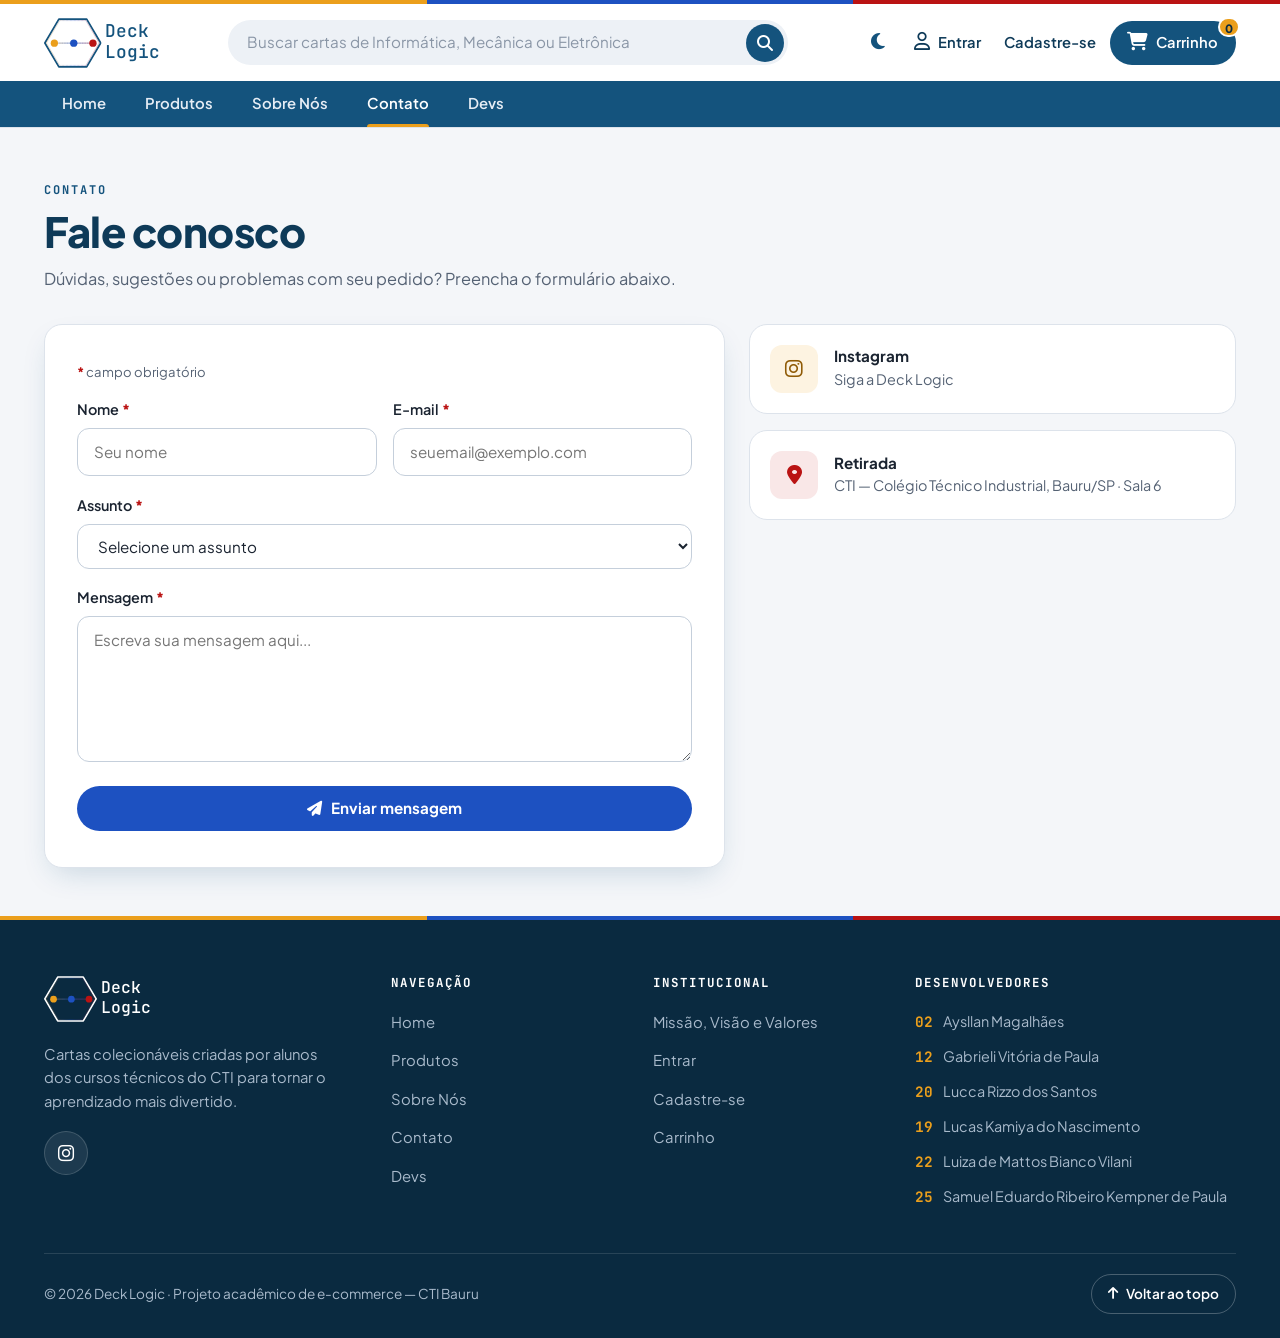
<file: front/contato.html>
<!DOCTYPE html>
<html lang="pt-BR">

<head>
    <meta charset="UTF-8">
    <meta name="viewport" content="width=device-width, initial-scale=1.0">
    <title>Contato | Deck Logic</title>
    <meta name="description" content="Fale com a equipe Deck Logic.">
    <meta name="theme-color" content="#14537D">
    <meta name="color-scheme" content="light dark">
    <script>
        // aplica o tema escolhido no botão antes de desenhar a página (evita piscar)
        try { var tema = localStorage.getItem('decklogic_tema'); if (tema) document.documentElement.dataset.theme = tema; } catch (e) {}
    </script>
    <link rel="icon" type="image/png" href="img/brand/favicon.png">
    <link rel="preconnect" href="https://fonts.googleapis.com">
    <link rel="preconnect" href="https://fonts.gstatic.com" crossorigin>
    <link rel="stylesheet" href="https://fonts.googleapis.com/css2?family=JetBrains+Mono:wght@500;700;800&family=Plus+Jakarta+Sans:wght@400;500;600;700;800&display=swap">
    <link rel="stylesheet" href="https://cdnjs.cloudflare.com/ajax/libs/font-awesome/6.4.0/css/all.min.css">
    <link rel="stylesheet" href="css/style.css?v=20261019b">
</head>

<body id="top">
    <!-- Logo Deck Logic (SVG inline, reutilizado no header e no footer via <use>) -->
    <svg class="svg-sprite" aria-hidden="true" focusable="false" xmlns="http://www.w3.org/2000/svg">
        <defs>
            <linearGradient id="grad-cursos" gradientUnits="userSpaceOnUse" x1="0" y1="0" x2="600" y2="0">
                <stop offset="0" stop-color="#EB9F1C" />
                <stop offset="0.5" stop-color="#1D51C1" />
                <stop offset="1" stop-color="#BA1313" />
            </linearGradient>
            <symbol id="logo-mark" viewBox="0 0 600 521">
                <polygon points="155,12 445,12 591,260 445,509 155,509 9,260" fill="none" stroke="currentColor" stroke-width="18" stroke-linejoin="round" />
                <polygon points="163,27 437,27 574,260 437,494 163,494 26,260" fill="none" stroke="url(#grad-cursos)" stroke-width="6" stroke-dasharray="3 3" />
                <line x1="108" y1="262" x2="510" y2="262" stroke="url(#grad-cursos)" stroke-width="14" stroke-dasharray="2 2" />
                <circle cx="108" cy="262" r="38" fill="#EB9F1C" />
                <circle cx="310" cy="262" r="38" fill="#1D51C1" />
                <circle cx="510" cy="262" r="38" fill="#BA1313" />
            </symbol>
            <symbol id="logo-full" viewBox="0 0 1212 521">
                <use href="#logo-mark" width="600" height="521" />
                <text x="640" y="195" fill="currentColor" font-family="'JetBrains Mono', ui-monospace, monospace" font-size="185" font-weight="500">Deck</text>
                <text x="640" y="420" fill="currentColor" font-family="'JetBrains Mono', ui-monospace, monospace" font-size="185" font-weight="500">Logic</text>
            </symbol>
        </defs>
    </svg>

    <a class="skip-link" href="#conteudo">Pular para o conteúdo</a>

    <header class="site-header">
        <div class="brand-bar" aria-hidden="true"></div>
        <div class="container header-inner">
            <a href="index.html" class="logo" aria-label="Deck Logic — página inicial">
                <svg class="logo-svg" aria-hidden="true"><use href="#logo-full" /></svg>
            </a>

            <form class="search-form" action="produtos.html" method="get" role="search">
                <label for="busca" class="sr-only">Buscar cartas</label>
                <input type="search" id="busca" name="q" placeholder="Buscar cartas de Informática, Mecânica ou Eletrônica">
                <button type="submit" aria-label="Buscar"><i class="fa-solid fa-magnifying-glass"></i></button>
            </form>

            <nav class="user-nav" aria-label="Conta e carrinho">
                <button type="button" class="user-link theme-toggle" id="theme-toggle" aria-label="Ativar tema escuro"><i class="fa-solid fa-moon"></i></button>
                <a href="login.html" class="user-link" data-auth="conta" aria-label="Entrar"><i class="fa-regular fa-user"></i><span>Entrar</span></a>
                <a href="cadastro.html" class="user-link user-link--signup" data-auth="sair"><span>Cadastre-se</span></a>
                <a href="carrinho.html" class="cart-btn" aria-label="Carrinho">
                    <i class="fa-solid fa-cart-shopping"></i><span class="cart-label">Carrinho</span>
                    <span class="cart-badge" id="cart-count">0</span>
                </a>
            </nav>

            <button class="nav-toggle" type="button" aria-controls="menu-principal" aria-expanded="false" aria-label="Abrir menu">
                <span class="nav-toggle-bar"></span>
                <span class="nav-toggle-bar"></span>
                <span class="nav-toggle-bar"></span>
            </button>
        </div>

        <div class="nav-backdrop" id="nav-backdrop"></div>

        <nav class="main-nav" id="menu-principal" aria-label="Menu principal">
            <div class="main-nav-head">
                <span class="main-nav-title">Menu</span>
                <button class="nav-close" type="button" aria-label="Fechar menu"><i class="fa-solid fa-xmark"></i></button>
            </div>
            <div class="container">
                <ul>
                    <li><a href="index.html"><i class="fa-solid fa-house"></i>Home</a></li>
                    <li><a href="produtos.html"><i class="fa-solid fa-layer-group"></i>Produtos</a></li>
                    <li><a href="sobre.html"><i class="fa-solid fa-circle-info"></i>Sobre Nós</a></li>
                    <li><a href="contato.html" class="active" aria-current="page"><i class="fa-solid fa-envelope"></i>Contato</a></li>
                    <li><a href="desenvolvedores.html"><i class="fa-solid fa-code"></i>Devs</a></li>
                    <li class="main-nav-extra main-nav-extra--first"><a href="login.html" data-auth="conta"><i class="fa-regular fa-user"></i>Entrar</a></li>
                    <li class="main-nav-extra"><a href="cadastro.html" data-auth="sair"><i class="fa-solid fa-user-plus"></i>Cadastre-se</a></li>
                </ul>
            </div>
        </nav>
    </header>

    <main id="conteudo">

        <section class="page-hero container">
            <span class="section-eyebrow">Contato</span>
            <h1>Fale conosco</h1>
            <p>Dúvidas, sugestões ou problemas com seu pedido? Preencha o formulário abaixo.</p>
        </section>

        <section class="container contact-layout">
            <div class="form-card">
                <p class="form-legend"><span class="req" aria-hidden="true">*</span> campo obrigatório</p>
                <form action="#" method="post" id="contatoForm">
                    <div class="form-row">
                        <div class="form-group">
                            <label for="nome">Nome <span class="req" aria-hidden="true">*</span></label>
                            <input type="text" id="nome" name="nome" class="form-control" placeholder="Seu nome" autocomplete="name" required>
                        </div>
                        <div class="form-group">
                            <label for="email">E-mail <span class="req" aria-hidden="true">*</span></label>
                            <input type="email" id="email" name="email" class="form-control" placeholder="seuemail@exemplo.com" autocomplete="email" required>
                        </div>
                    </div>

                    <div class="form-group">
                        <label for="assunto">Assunto <span class="req" aria-hidden="true">*</span></label>
                        <select id="assunto" name="assunto" class="form-control" required>
                            <option value="">Selecione um assunto</option>
                            <option value="duvida">Dúvida sobre produto</option>
                            <option value="pedido">Problema com o pedido</option>
                            <option value="outro">Outro</option>
                        </select>
                    </div>

                    <div class="form-group">
                        <label for="mensagem">Mensagem <span class="req" aria-hidden="true">*</span></label>
                        <textarea id="mensagem" name="mensagem" class="form-control" rows="5" placeholder="Escreva sua mensagem aqui..." required></textarea>
                    </div>

                    <button type="submit" class="btn btn-primary btn-block">
                        <i class="fa-solid fa-paper-plane"></i> Enviar mensagem
                    </button>
                </form>
            </div>

            <aside class="contact-info">
                
                <div class="info-card is-eletro">
                    <div class="feature-icon"><i class="fa-brands fa-instagram"></i></div>
                    <div>
                        <h2>Instagram</h2>
                        <a href="https://www.instagram.com/logicdeck.cti?stkn=ODNpampwcXRhc3Fj">Siga a Deck Logic</a>
                    </div>
                </div>
                <div class="info-card is-mec">
                    <div class="feature-icon"><i class="fa-solid fa-location-dot"></i></div>
                    <div>
                        <h2>Retirada</h2>
                        <p>CTI — Colégio Técnico Industrial, Bauru/SP · Sala 6</p>
                    </div>
                </div>
            </aside>
        </section>

    </main>

    <footer class="site-footer">
        <div class="brand-bar" aria-hidden="true"></div>
        <div class="container">
            <div class="footer-grid">
                <section class="footer-brand" aria-label="Sobre a Deck Logic">
                    <a href="index.html" class="logo logo--footer" aria-label="Deck Logic — página inicial">
                        <svg class="logo-svg" aria-hidden="true"><use href="#logo-full" /></svg>
                    </a>
                    <p>Cartas colecionáveis criadas por alunos dos cursos técnicos do CTI para tornar o aprendizado mais divertido.</p>
                    <ul class="social-links">
                        <li><a href="https://www.instagram.com/logicdeck.cti?stkn=ODNpampwcXRhc3Fj" class="social-icon" aria-label="Instagram da Deck Logic"><i class="fa-brands fa-instagram"></i></a></li>
                    </ul>
                </section>

                <nav class="footer-column" aria-label="Navegação do rodapé">
                    <h2>Navegação</h2>
                    <ul>
                        <li><a href="index.html">Home</a></li>
                        <li><a href="produtos.html">Produtos</a></li>
                        <li><a href="sobre.html">Sobre Nós</a></li>
                        <li><a href="contato.html">Contato</a></li>
                        <li><a href="desenvolvedores.html">Devs</a></li>
                    </ul>
                </nav>

                <section class="footer-column">
                    <h2>Institucional</h2>
                    <ul>
                        <li><a href="missao.html">Missão, Visão e Valores</a></li>
                        <li><a href="login.html">Entrar</a></li>
                        <li><a href="cadastro.html">Cadastre-se</a></li>
                        <li><a href="carrinho.html">Carrinho</a></li>
                    </ul>
                </section>

                <section class="footer-column">
                    <h2>Desenvolvedores</h2>
                    <!-- TODO: trocar "--" pelo número de chamada de cada integrante -->
                    <ul class="footer-devs">
                        <li><span class="dev-num">02</span>Aysllan Magalhães</li>
                        <li><span class="dev-num">12</span>Gabrieli Vitória de Paula</li>
                        <li><span class="dev-num">20</span>Lucca Rizzo dos Santos</li>
                        <li><span class="dev-num">19</span>Lucas Kamiya do Nascimento</li>
                        <li><span class="dev-num">22</span>Luiza de Mattos Bianco Vilani</li>
                        <li><span class="dev-num">25</span>Samuel Eduardo Ribeiro Kempner de Paula</li>
                    </ul>
                </section>
            </div>

            <div class="footer-bottom">
                <p>&copy; 2026 Deck Logic · Projeto acadêmico de e-commerce — CTI Bauru</p>
                <a href="#top" class="back-to-top"><i class="fa-solid fa-arrow-up"></i> Voltar ao topo</a>
            </div>
        </div>
    </footer>

    <div class="toast-container" id="toast-container" aria-live="polite"></div>
    <script src="js/script.js?v=20261019c"></script>
</body>

</html>
</file>
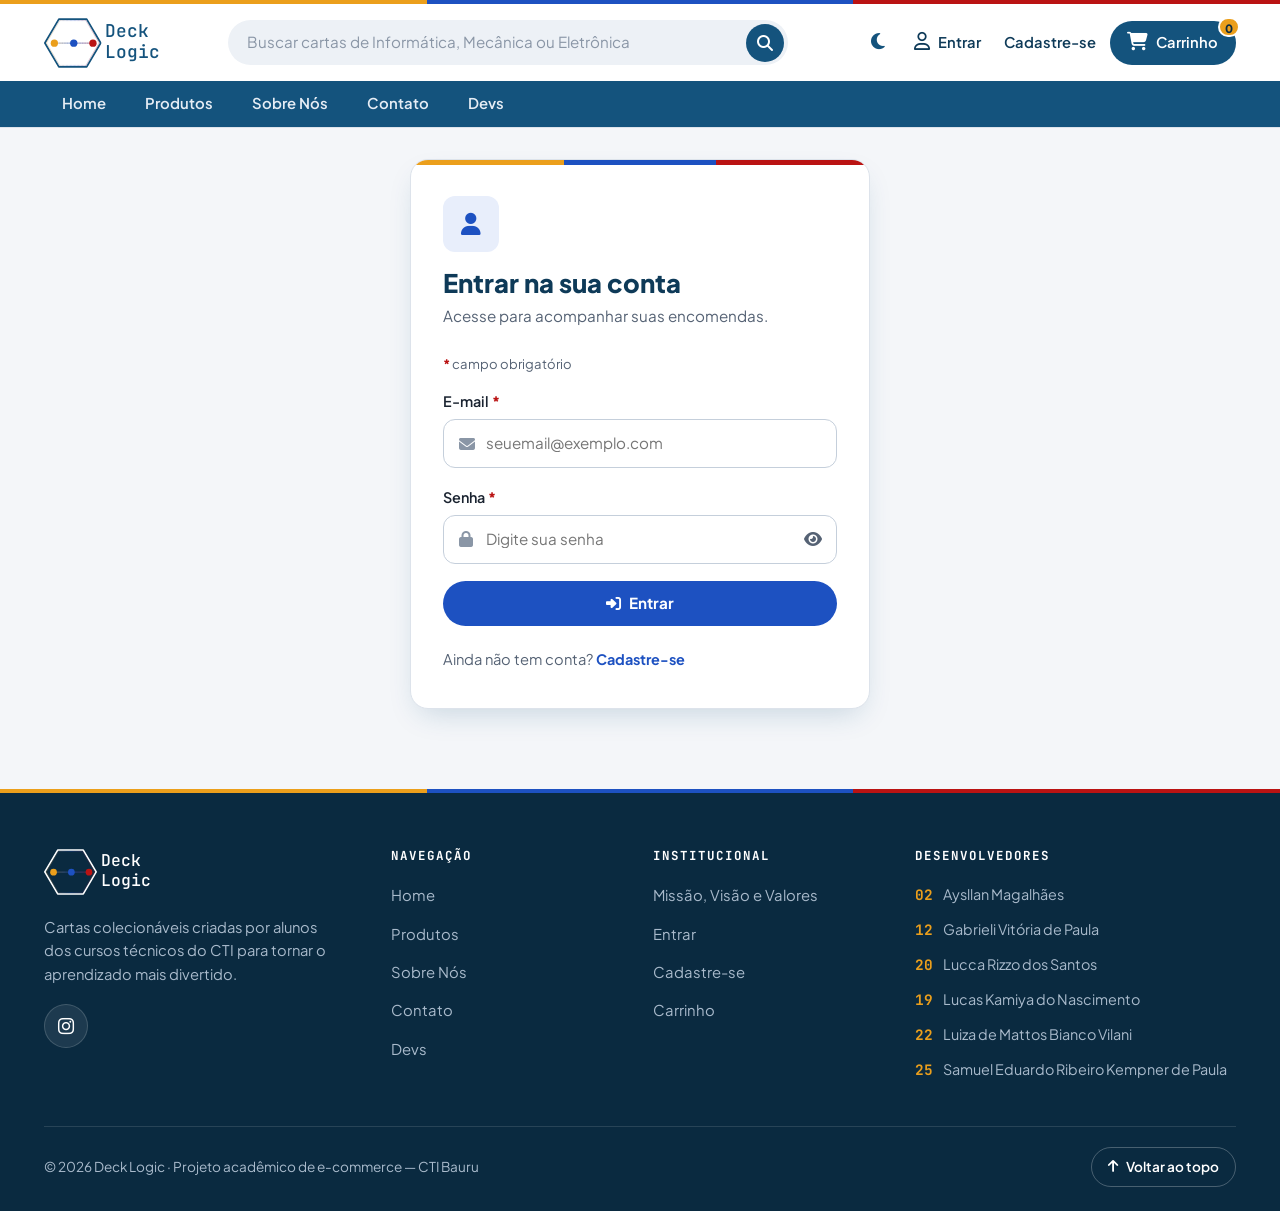
<file: front/login.html>
<!DOCTYPE html>
<html lang="pt-BR">

<head>
    <meta charset="UTF-8">
    <meta name="viewport" content="width=device-width, initial-scale=1.0">
    <title>Entrar | Deck Logic</title>
    <meta name="description" content="Acesse sua conta Deck Logic.">
    <meta name="theme-color" content="#14537D">
    <meta name="color-scheme" content="light dark">
    <script>
        // aplica o tema escolhido no botão antes de desenhar a página (evita piscar)
        try { var tema = localStorage.getItem('decklogic_tema'); if (tema) document.documentElement.dataset.theme = tema; } catch (e) {}
    </script>
    <link rel="icon" type="image/png" href="img/brand/favicon.png">
    <link rel="preconnect" href="https://fonts.googleapis.com">
    <link rel="preconnect" href="https://fonts.gstatic.com" crossorigin>
    <link rel="stylesheet" href="https://fonts.googleapis.com/css2?family=JetBrains+Mono:wght@500;700;800&family=Plus+Jakarta+Sans:wght@400;500;600;700;800&display=swap">
    <link rel="stylesheet" href="https://cdnjs.cloudflare.com/ajax/libs/font-awesome/6.4.0/css/all.min.css">
    <link rel="stylesheet" href="css/style.css?v=20261019b">
</head>

<body id="top">
    <!-- Logo Deck Logic (SVG inline, reutilizado no header e no footer via <use>) -->
    <svg class="svg-sprite" aria-hidden="true" focusable="false" xmlns="http://www.w3.org/2000/svg">
        <defs>
            <linearGradient id="grad-cursos" gradientUnits="userSpaceOnUse" x1="0" y1="0" x2="600" y2="0">
                <stop offset="0" stop-color="#EB9F1C" />
                <stop offset="0.5" stop-color="#1D51C1" />
                <stop offset="1" stop-color="#BA1313" />
            </linearGradient>
            <symbol id="logo-mark" viewBox="0 0 600 521">
                <polygon points="155,12 445,12 591,260 445,509 155,509 9,260" fill="none" stroke="currentColor" stroke-width="18" stroke-linejoin="round" />
                <polygon points="163,27 437,27 574,260 437,494 163,494 26,260" fill="none" stroke="url(#grad-cursos)" stroke-width="6" stroke-dasharray="3 3" />
                <line x1="108" y1="262" x2="510" y2="262" stroke="url(#grad-cursos)" stroke-width="14" stroke-dasharray="2 2" />
                <circle cx="108" cy="262" r="38" fill="#EB9F1C" />
                <circle cx="310" cy="262" r="38" fill="#1D51C1" />
                <circle cx="510" cy="262" r="38" fill="#BA1313" />
            </symbol>
            <symbol id="logo-full" viewBox="0 0 1212 521">
                <use href="#logo-mark" width="600" height="521" />
                <text x="640" y="195" fill="currentColor" font-family="'JetBrains Mono', ui-monospace, monospace" font-size="185" font-weight="500">Deck</text>
                <text x="640" y="420" fill="currentColor" font-family="'JetBrains Mono', ui-monospace, monospace" font-size="185" font-weight="500">Logic</text>
            </symbol>
        </defs>
    </svg>

    <a class="skip-link" href="#conteudo">Pular para o conteúdo</a>

    <header class="site-header">
        <div class="brand-bar" aria-hidden="true"></div>
        <div class="container header-inner">
            <a href="index.html" class="logo" aria-label="Deck Logic — página inicial">
                <svg class="logo-svg" aria-hidden="true"><use href="#logo-full" /></svg>
            </a>

            <form class="search-form" action="produtos.html" method="get" role="search">
                <label for="busca" class="sr-only">Buscar cartas</label>
                <input type="search" id="busca" name="q" placeholder="Buscar cartas de Informática, Mecânica ou Eletrônica">
                <button type="submit" aria-label="Buscar"><i class="fa-solid fa-magnifying-glass"></i></button>
            </form>

            <nav class="user-nav" aria-label="Conta e carrinho">
                <button type="button" class="user-link theme-toggle" id="theme-toggle" aria-label="Ativar tema escuro"><i class="fa-solid fa-moon"></i></button>
                <a href="login.html" class="user-link" data-auth="conta" aria-label="Entrar"><i class="fa-regular fa-user"></i><span>Entrar</span></a>
                <a href="cadastro.html" class="user-link user-link--signup" data-auth="sair"><span>Cadastre-se</span></a>
                <a href="carrinho.html" class="cart-btn" aria-label="Carrinho">
                    <i class="fa-solid fa-cart-shopping"></i><span class="cart-label">Carrinho</span>
                    <span class="cart-badge" id="cart-count">0</span>
                </a>
            </nav>

            <button class="nav-toggle" type="button" aria-controls="menu-principal" aria-expanded="false" aria-label="Abrir menu">
                <span class="nav-toggle-bar"></span>
                <span class="nav-toggle-bar"></span>
                <span class="nav-toggle-bar"></span>
            </button>
        </div>

        <div class="nav-backdrop" id="nav-backdrop"></div>

        <nav class="main-nav" id="menu-principal" aria-label="Menu principal">
            <div class="main-nav-head">
                <span class="main-nav-title">Menu</span>
                <button class="nav-close" type="button" aria-label="Fechar menu"><i class="fa-solid fa-xmark"></i></button>
            </div>
            <div class="container">
                <ul>
                    <li><a href="index.html"><i class="fa-solid fa-house"></i>Home</a></li>
                    <li><a href="produtos.html"><i class="fa-solid fa-layer-group"></i>Produtos</a></li>
                    <li><a href="sobre.html"><i class="fa-solid fa-circle-info"></i>Sobre Nós</a></li>
                    <li><a href="contato.html"><i class="fa-solid fa-envelope"></i>Contato</a></li>
                    <li><a href="desenvolvedores.html"><i class="fa-solid fa-code"></i>Devs</a></li>
                    <li class="main-nav-extra main-nav-extra--first"><a href="login.html" data-auth="conta"><i class="fa-regular fa-user"></i>Entrar</a></li>
                    <li class="main-nav-extra"><a href="cadastro.html" data-auth="sair"><i class="fa-solid fa-user-plus"></i>Cadastre-se</a></li>
                </ul>
            </div>
        </nav>
    </header>

    <main id="conteudo">

        <section class="auth-section container">
            <div class="auth-card">
                <header class="auth-header">
                    <div class="auth-icon"><i class="fa-solid fa-user"></i></div>
                    <h1>Entrar na sua conta</h1>
                    <p>Acesse para acompanhar suas encomendas.</p>
                </header>

                <!-- Mensagens vindas do back (?erro=1, ?cadastro=1, ?sair=1) -->
                <p class="form-alert form-alert--error" id="login-erro" hidden>E-mail ou senha incorretos.</p>
                <p class="form-alert form-alert--ok" id="login-cadastro" hidden>Conta criada! Agora é só entrar.</p>
                <p class="form-alert form-alert--info" id="login-precisa" hidden>Entre na sua conta para finalizar a encomenda.</p>

                <p class="form-legend"><span class="req" aria-hidden="true">*</span> campo obrigatório</p>

                <form action="../back/usuarios/login.php" method="post" id="loginForm">
                    <input type="hidden" name="next" id="login-next" value="">
                    <div class="form-group">
                        <label for="email">E-mail <span class="req" aria-hidden="true">*</span></label>
                        <div class="input-icon">
                            <i class="fa-solid fa-envelope"></i>
                            <input type="email" id="email" name="email" class="form-control" placeholder="seuemail@exemplo.com" autocomplete="email" required>
                        </div>
                    </div>

                    <div class="form-group">
                        <label for="senha">Senha <span class="req" aria-hidden="true">*</span></label>
                        <div class="input-icon">
                            <i class="fa-solid fa-lock"></i>
                            <input type="password" id="senha" name="senha" class="form-control" placeholder="Digite sua senha" autocomplete="current-password" required>
                            <button type="button" class="toggle-password" data-target="senha" aria-label="Mostrar senha">
                                <i class="fa-solid fa-eye"></i>
                            </button>
                        </div>
                    </div>

                    <button type="submit" class="btn btn-primary btn-block">
                        <i class="fa-solid fa-right-to-bracket"></i> Entrar
                    </button>
                </form>

                <p class="auth-footer-link">Ainda não tem conta? <a href="cadastro.html">Cadastre-se</a></p>
            </div>
        </section>

    </main>

    <footer class="site-footer">
        <div class="brand-bar" aria-hidden="true"></div>
        <div class="container">
            <div class="footer-grid">
                <section class="footer-brand" aria-label="Sobre a Deck Logic">
                    <a href="index.html" class="logo logo--footer" aria-label="Deck Logic — página inicial">
                        <svg class="logo-svg" aria-hidden="true"><use href="#logo-full" /></svg>
                    </a>
                    <p>Cartas colecionáveis criadas por alunos dos cursos técnicos do CTI para tornar o aprendizado mais divertido.</p>
                    <ul class="social-links">
                        <li><a href="https://www.instagram.com/logicdeck.cti?stkn=ODNpampwcXRhc3Fj" class="social-icon" aria-label="Instagram da Deck Logic"><i class="fa-brands fa-instagram"></i></a></li>
                    </ul>
                </section>

                <nav class="footer-column" aria-label="Navegação do rodapé">
                    <h2>Navegação</h2>
                    <ul>
                        <li><a href="index.html">Home</a></li>
                        <li><a href="produtos.html">Produtos</a></li>
                        <li><a href="sobre.html">Sobre Nós</a></li>
                        <li><a href="contato.html">Contato</a></li>
                        <li><a href="desenvolvedores.html">Devs</a></li>
                    </ul>
                </nav>

                <section class="footer-column">
                    <h2>Institucional</h2>
                    <ul>
                        <li><a href="missao.html">Missão, Visão e Valores</a></li>
                        <li><a href="login.html">Entrar</a></li>
                        <li><a href="cadastro.html">Cadastre-se</a></li>
                        <li><a href="carrinho.html">Carrinho</a></li>
                    </ul>
                </section>

                <section class="footer-column">
                    <h2>Desenvolvedores</h2>
                    <!-- TODO: trocar "--" pelo número de chamada de cada integrante -->
                    <ul class="footer-devs">
                        <li><span class="dev-num">02</span>Aysllan Magalhães</li>
                        <li><span class="dev-num">12</span>Gabrieli Vitória de Paula</li>
                        <li><span class="dev-num">20</span>Lucca Rizzo dos Santos</li>
                        <li><span class="dev-num">19</span>Lucas Kamiya do Nascimento</li>
                        <li><span class="dev-num">22</span>Luiza de Mattos Bianco Vilani</li>
                        <li><span class="dev-num">25</span>Samuel Eduardo Ribeiro Kempner de Paula</li>
                    </ul>
                </section>
            </div>

            <div class="footer-bottom">
                <p>&copy; 2026 Deck Logic · Projeto acadêmico de e-commerce — CTI Bauru</p>
                <a href="#top" class="back-to-top"><i class="fa-solid fa-arrow-up"></i> Voltar ao topo</a>
            </div>
        </div>
    </footer>

    <div class="toast-container" id="toast-container" aria-live="polite"></div>
    <script src="js/script.js?v=20261019c"></script>
</body>

</html>
</file>
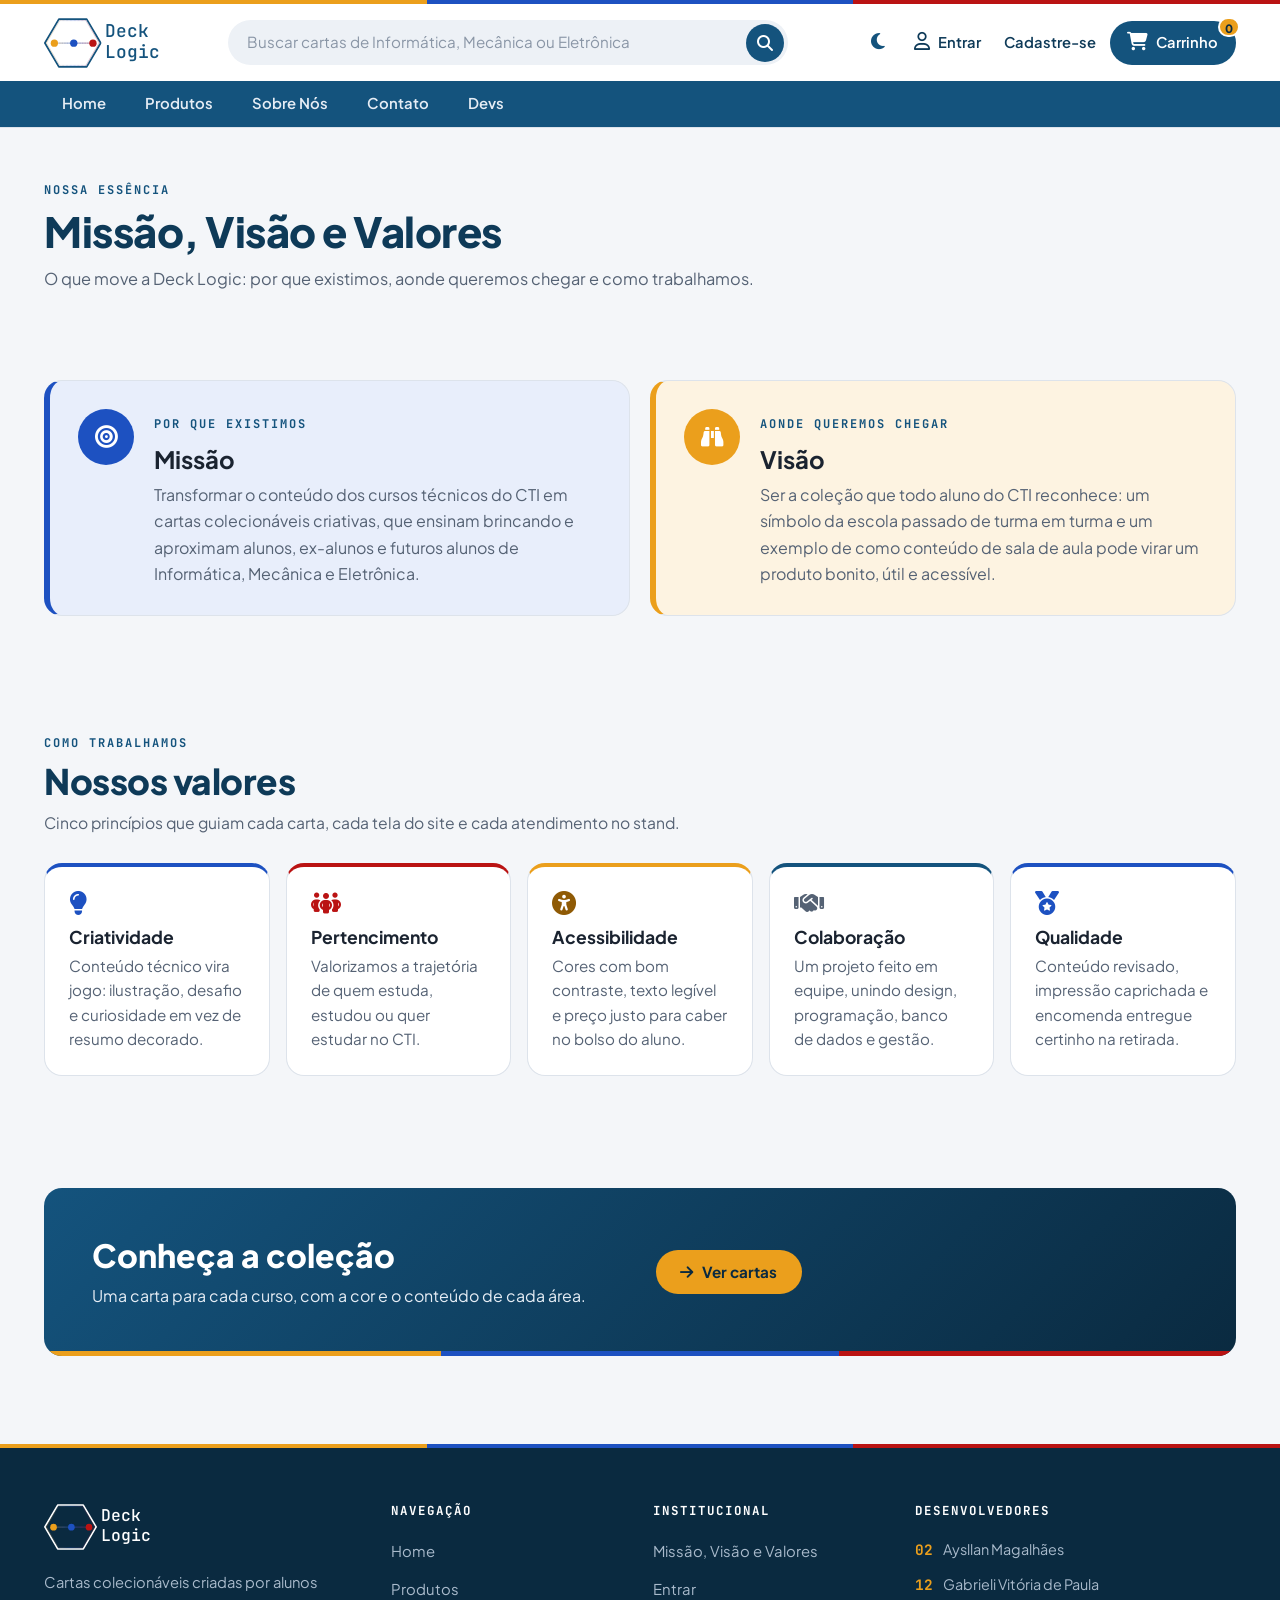
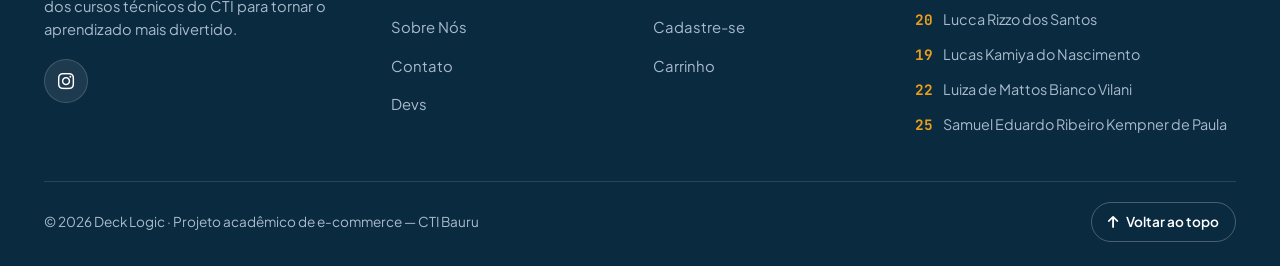
<file: front/missao.html>
<!DOCTYPE html>
<html lang="pt-BR">

<head>
    <meta charset="UTF-8">
    <meta name="viewport" content="width=device-width, initial-scale=1.0">
    <title>Missão, Visão e Valores | Deck Logic</title>
    <meta name="description" content="Missão, visão e valores da Deck Logic.">
    <meta name="theme-color" content="#14537D">
    <meta name="color-scheme" content="light dark">
    <script>
        // aplica o tema escolhido no botão antes de desenhar a página (evita piscar)
        try { var tema = localStorage.getItem('decklogic_tema'); if (tema) document.documentElement.dataset.theme = tema; } catch (e) {}
    </script>
    <link rel="icon" type="image/png" href="img/brand/favicon.png">
    <link rel="preconnect" href="https://fonts.googleapis.com">
    <link rel="preconnect" href="https://fonts.gstatic.com" crossorigin>
    <link rel="stylesheet" href="https://fonts.googleapis.com/css2?family=JetBrains+Mono:wght@500;700;800&family=Plus+Jakarta+Sans:wght@400;500;600;700;800&display=swap">
    <link rel="stylesheet" href="https://cdnjs.cloudflare.com/ajax/libs/font-awesome/6.4.0/css/all.min.css">
    <link rel="stylesheet" href="css/style.css?v=20261019b">
</head>

<body id="top">
    <!-- Logo Deck Logic (SVG inline, reutilizado no header e no footer via <use>) -->
    <svg class="svg-sprite" aria-hidden="true" focusable="false" xmlns="http://www.w3.org/2000/svg">
        <defs>
            <linearGradient id="grad-cursos" gradientUnits="userSpaceOnUse" x1="0" y1="0" x2="600" y2="0">
                <stop offset="0" stop-color="#EB9F1C" />
                <stop offset="0.5" stop-color="#1D51C1" />
                <stop offset="1" stop-color="#BA1313" />
            </linearGradient>
            <symbol id="logo-mark" viewBox="0 0 600 521">
                <polygon points="155,12 445,12 591,260 445,509 155,509 9,260" fill="none" stroke="currentColor" stroke-width="18" stroke-linejoin="round" />
                <polygon points="163,27 437,27 574,260 437,494 163,494 26,260" fill="none" stroke="url(#grad-cursos)" stroke-width="6" stroke-dasharray="3 3" />
                <line x1="108" y1="262" x2="510" y2="262" stroke="url(#grad-cursos)" stroke-width="14" stroke-dasharray="2 2" />
                <circle cx="108" cy="262" r="38" fill="#EB9F1C" />
                <circle cx="310" cy="262" r="38" fill="#1D51C1" />
                <circle cx="510" cy="262" r="38" fill="#BA1313" />
            </symbol>
            <symbol id="logo-full" viewBox="0 0 1212 521">
                <use href="#logo-mark" width="600" height="521" />
                <text x="640" y="195" fill="currentColor" font-family="'JetBrains Mono', ui-monospace, monospace" font-size="185" font-weight="500">Deck</text>
                <text x="640" y="420" fill="currentColor" font-family="'JetBrains Mono', ui-monospace, monospace" font-size="185" font-weight="500">Logic</text>
            </symbol>
        </defs>
    </svg>

    <a class="skip-link" href="#conteudo">Pular para o conteúdo</a>

    <header class="site-header">
        <div class="brand-bar" aria-hidden="true"></div>
        <div class="container header-inner">
            <a href="index.html" class="logo" aria-label="Deck Logic — página inicial">
                <svg class="logo-svg" aria-hidden="true"><use href="#logo-full" /></svg>
            </a>

            <form class="search-form" action="produtos.html" method="get" role="search">
                <label for="busca" class="sr-only">Buscar cartas</label>
                <input type="search" id="busca" name="q" placeholder="Buscar cartas de Informática, Mecânica ou Eletrônica">
                <button type="submit" aria-label="Buscar"><i class="fa-solid fa-magnifying-glass"></i></button>
            </form>

            <nav class="user-nav" aria-label="Conta e carrinho">
                <button type="button" class="user-link theme-toggle" id="theme-toggle" aria-label="Ativar tema escuro"><i class="fa-solid fa-moon"></i></button>
                <a href="login.html" class="user-link" data-auth="conta" aria-label="Entrar"><i class="fa-regular fa-user"></i><span>Entrar</span></a>
                <a href="cadastro.html" class="user-link user-link--signup" data-auth="sair"><span>Cadastre-se</span></a>
                <a href="carrinho.html" class="cart-btn" aria-label="Carrinho">
                    <i class="fa-solid fa-cart-shopping"></i><span class="cart-label">Carrinho</span>
                    <span class="cart-badge" id="cart-count">0</span>
                </a>
            </nav>

            <button class="nav-toggle" type="button" aria-controls="menu-principal" aria-expanded="false" aria-label="Abrir menu">
                <span class="nav-toggle-bar"></span>
                <span class="nav-toggle-bar"></span>
                <span class="nav-toggle-bar"></span>
            </button>
        </div>

        <div class="nav-backdrop" id="nav-backdrop"></div>

        <nav class="main-nav" id="menu-principal" aria-label="Menu principal">
            <div class="main-nav-head">
                <span class="main-nav-title">Menu</span>
                <button class="nav-close" type="button" aria-label="Fechar menu"><i class="fa-solid fa-xmark"></i></button>
            </div>
            <div class="container">
                <ul>
                    <li><a href="index.html"><i class="fa-solid fa-house"></i>Home</a></li>
                    <li><a href="produtos.html"><i class="fa-solid fa-layer-group"></i>Produtos</a></li>
                    <li><a href="sobre.html"><i class="fa-solid fa-circle-info"></i>Sobre Nós</a></li>
                    <li><a href="contato.html"><i class="fa-solid fa-envelope"></i>Contato</a></li>
                    <li><a href="desenvolvedores.html"><i class="fa-solid fa-code"></i>Devs</a></li>
                    <li class="main-nav-extra main-nav-extra--first"><a href="login.html" data-auth="conta"><i class="fa-regular fa-user"></i>Entrar</a></li>
                    <li class="main-nav-extra"><a href="cadastro.html" data-auth="sair"><i class="fa-solid fa-user-plus"></i>Cadastre-se</a></li>
                </ul>
            </div>
        </nav>
    </header>

    <main id="conteudo">

        <section class="page-hero container">
            <span class="section-eyebrow">Nossa essência</span>
            <h1>Missão, Visão e Valores</h1>
            <p>O que move a Deck Logic: por que existimos, aonde queremos chegar e como trabalhamos.</p>
        </section>

        <section class="section container" aria-label="Missão e visão">
            <div class="mvv-grid">
                <article class="mvv-card is-info">
                    <div class="mvv-icon"><i class="fa-solid fa-bullseye" aria-hidden="true"></i></div>
                    <div>
                        <span class="section-eyebrow">Por que existimos</span>
                        <h2>Missão</h2>
                        <p>Transformar o conteúdo dos cursos técnicos do CTI em cartas colecionáveis criativas, que ensinam brincando e aproximam alunos, ex-alunos e futuros alunos de Informática, Mecânica e Eletrônica.</p>
                    </div>
                </article>
                <article class="mvv-card is-eletro">
                    <div class="mvv-icon"><i class="fa-solid fa-binoculars" aria-hidden="true"></i></div>
                    <div>
                        <span class="section-eyebrow">Aonde queremos chegar</span>
                        <h2>Visão</h2>
                        <p>Ser a coleção que todo aluno do CTI reconhece: um símbolo da escola passado de turma em turma e um exemplo de como conteúdo de sala de aula pode virar um produto bonito, útil e acessível.</p>
                    </div>
                </article>
            </div>
        </section>

        <section class="section container" aria-labelledby="titulo-valores">
            <header class="section-header">
                <span class="section-eyebrow">Como trabalhamos</span>
                <h2 class="section-title" id="titulo-valores">Nossos valores</h2>
                <p class="section-subtitle">Cinco princípios que guiam cada carta, cada tela do site e cada atendimento no stand.</p>
            </header>

            <div class="values-grid">
                <article class="value-card is-info">
                    <i class="fa-solid fa-lightbulb" aria-hidden="true"></i>
                    <h3>Criatividade</h3>
                    <p>Conteúdo técnico vira jogo: ilustração, desafio e curiosidade em vez de resumo decorado.</p>
                </article>
                <article class="value-card is-mec">
                    <i class="fa-solid fa-people-group" aria-hidden="true"></i>
                    <h3>Pertencimento</h3>
                    <p>Valorizamos a trajetória de quem estuda, estudou ou quer estudar no CTI.</p>
                </article>
                <article class="value-card is-eletro">
                    <i class="fa-solid fa-universal-access" aria-hidden="true"></i>
                    <h3>Acessibilidade</h3>
                    <p>Cores com bom contraste, texto legível e preço justo para caber no bolso do aluno.</p>
                </article>
                <article class="value-card">
                    <i class="fa-solid fa-handshake" aria-hidden="true"></i>
                    <h3>Colaboração</h3>
                    <p>Um projeto feito em equipe, unindo design, programação, banco de dados e gestão.</p>
                </article>
                <article class="value-card is-info">
                    <i class="fa-solid fa-medal" aria-hidden="true"></i>
                    <h3>Qualidade</h3>
                    <p>Conteúdo revisado, impressão caprichada e encomenda entregue certinho na retirada.</p>
                </article>
            </div>
        </section>

        <section class="section container">
            <div class="newsletter-box">
                <div>
                    <h2>Conheça a coleção</h2>
                    <p>Uma carta para cada curso, com a cor e o conteúdo de cada área.</p>
                </div>
                <a href="produtos.html" class="btn btn-accent"><i class="fa-solid fa-arrow-right"></i> Ver cartas</a>
            </div>
        </section>

    </main>

    <footer class="site-footer">
        <div class="brand-bar" aria-hidden="true"></div>
        <div class="container">
            <div class="footer-grid">
                <section class="footer-brand" aria-label="Sobre a Deck Logic">
                    <a href="index.html" class="logo logo--footer" aria-label="Deck Logic — página inicial">
                        <svg class="logo-svg" aria-hidden="true"><use href="#logo-full" /></svg>
                    </a>
                    <p>Cartas colecionáveis criadas por alunos dos cursos técnicos do CTI para tornar o aprendizado mais divertido.</p>
                    <ul class="social-links">
                        <li><a href="https://www.instagram.com/logicdeck.cti?stkn=ODNpampwcXRhc3Fj" class="social-icon" aria-label="Instagram da Deck Logic"><i class="fa-brands fa-instagram"></i></a></li>
                    </ul>
                </section>

                <nav class="footer-column" aria-label="Navegação do rodapé">
                    <h2>Navegação</h2>
                    <ul>
                        <li><a href="index.html">Home</a></li>
                        <li><a href="produtos.html">Produtos</a></li>
                        <li><a href="sobre.html">Sobre Nós</a></li>
                        <li><a href="contato.html">Contato</a></li>
                        <li><a href="desenvolvedores.html">Devs</a></li>
                    </ul>
                </nav>

                <section class="footer-column">
                    <h2>Institucional</h2>
                    <ul>
                        <li><a href="missao.html">Missão, Visão e Valores</a></li>
                        <li><a href="login.html">Entrar</a></li>
                        <li><a href="cadastro.html">Cadastre-se</a></li>
                        <li><a href="carrinho.html">Carrinho</a></li>
                    </ul>
                </section>

                <section class="footer-column">
                    <h2>Desenvolvedores</h2>
                    <!-- TODO: trocar "--" pelo número de chamada de cada integrante -->
                    <ul class="footer-devs">
                        <li><span class="dev-num">02</span>Aysllan Magalhães</li>
                        <li><span class="dev-num">12</span>Gabrieli Vitória de Paula</li>
                        <li><span class="dev-num">20</span>Lucca Rizzo dos Santos</li>
                        <li><span class="dev-num">19</span>Lucas Kamiya do Nascimento</li>
                        <li><span class="dev-num">22</span>Luiza de Mattos Bianco Vilani</li>
                        <li><span class="dev-num">25</span>Samuel Eduardo Ribeiro Kempner de Paula</li>
                    </ul>
                </section>
            </div>

            <div class="footer-bottom">
                <p>&copy; 2026 Deck Logic · Projeto acadêmico de e-commerce — CTI Bauru</p>
                <a href="#top" class="back-to-top"><i class="fa-solid fa-arrow-up"></i> Voltar ao topo</a>
            </div>
        </div>
    </footer>

    <div class="toast-container" id="toast-container" aria-live="polite"></div>
    <script src="js/script.js?v=20261019c"></script>
</body>

</html>
</file>
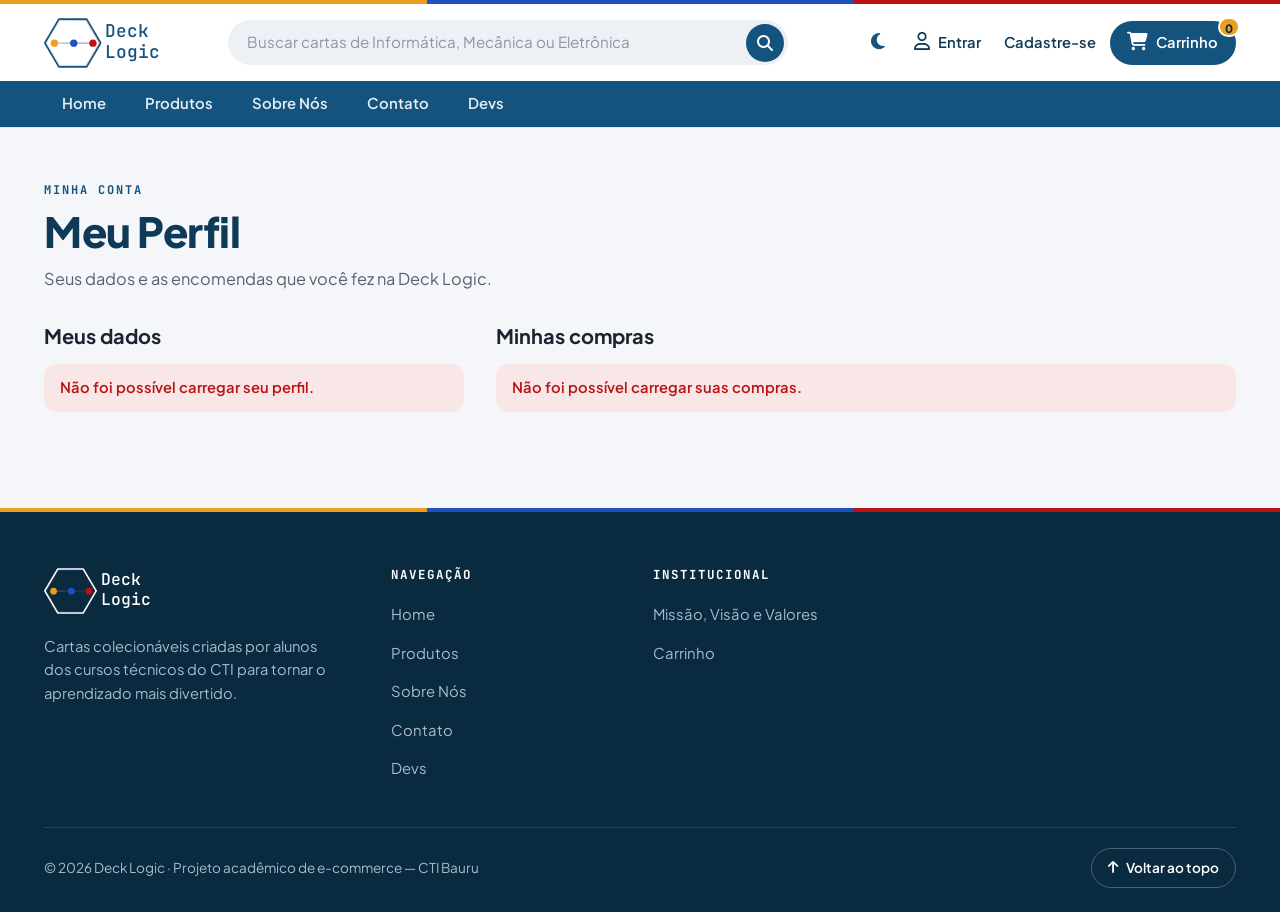
<file: front/perfil.html>
<!DOCTYPE html>
<html lang="pt-BR">

<head>
    <meta charset="UTF-8">
    <meta name="viewport" content="width=device-width, initial-scale=1.0">
    <title>Meu Perfil | Deck Logic</title>
    <meta name="theme-color" content="#14537D">
    <meta name="color-scheme" content="light dark">
    <script>
        try { var tema = localStorage.getItem('decklogic_tema'); if (tema) document.documentElement.dataset.theme = tema; } catch (e) {}
    </script>
    <link rel="icon" type="image/png" href="img/brand/favicon.png">
    <link rel="preconnect" href="https://fonts.googleapis.com">
    <link rel="preconnect" href="https://fonts.gstatic.com" crossorigin>
    <link rel="stylesheet" href="https://fonts.googleapis.com/css2?family=JetBrains+Mono:wght@500;700;800&family=Plus+Jakarta+Sans:wght@400;500;600;700;800&display=swap">
    <link rel="stylesheet" href="https://cdnjs.cloudflare.com/ajax/libs/font-awesome/6.4.0/css/all.min.css">
    <link rel="stylesheet" href="css/style.css?v=20261019b">
</head>

<body id="top">
    <svg class="svg-sprite" aria-hidden="true" focusable="false" xmlns="http://www.w3.org/2000/svg">
        <defs>
            <linearGradient id="grad-cursos" gradientUnits="userSpaceOnUse" x1="0" y1="0" x2="600" y2="0">
                <stop offset="0" stop-color="#EB9F1C" />
                <stop offset="0.5" stop-color="#1D51C1" />
                <stop offset="1" stop-color="#BA1313" />
            </linearGradient>
            <symbol id="logo-mark" viewBox="0 0 600 521">
                <polygon points="155,12 445,12 591,260 445,509 155,509 9,260" fill="none" stroke="currentColor" stroke-width="18" stroke-linejoin="round" />
                <polygon points="163,27 437,27 574,260 437,494 163,494 26,260" fill="none" stroke="url(#grad-cursos)" stroke-width="6" stroke-dasharray="3 3" />
                <line x1="108" y1="262" x2="510" y2="262" stroke="url(#grad-cursos)" stroke-width="14" stroke-dasharray="2 2" />
                <circle cx="108" cy="262" r="38" fill="#EB9F1C" />
                <circle cx="310" cy="262" r="38" fill="#1D51C1" />
                <circle cx="510" cy="262" r="38" fill="#BA1313" />
            </symbol>
            <symbol id="logo-full" viewBox="0 0 1212 521">
                <use href="#logo-mark" width="600" height="521" />
                <text x="640" y="195" fill="currentColor" font-family="'JetBrains Mono', ui-monospace, monospace" font-size="185" font-weight="500">Deck</text>
                <text x="640" y="420" fill="currentColor" font-family="'JetBrains Mono', ui-monospace, monospace" font-size="185" font-weight="500">Logic</text>
            </symbol>
        </defs>
    </svg>

    <a class="skip-link" href="#conteudo">Pular para o conteúdo</a>

    <header class="site-header">
        <div class="brand-bar" aria-hidden="true"></div>
        <div class="container header-inner">
            <a href="index.html" class="logo" aria-label="Deck Logic — página inicial">
                <svg class="logo-svg" aria-hidden="true"><use href="#logo-full" /></svg>
            </a>

            <form class="search-form" action="produtos.html" method="get" role="search">
                <label for="busca" class="sr-only">Buscar cartas</label>
                <input type="search" id="busca" name="q" placeholder="Buscar cartas de Informática, Mecânica ou Eletrônica">
                <button type="submit" aria-label="Buscar"><i class="fa-solid fa-magnifying-glass"></i></button>
            </form>

            <nav class="user-nav" aria-label="Conta e carrinho">
                <button type="button" class="user-link theme-toggle" id="theme-toggle" aria-label="Ativar tema escuro"><i class="fa-solid fa-moon"></i></button>
                <a href="login.html" class="user-link" data-auth="conta" aria-label="Entrar"><i class="fa-regular fa-user"></i><span>Entrar</span></a>
                <a href="cadastro.html" class="user-link user-link--signup" data-auth="sair"><span>Cadastre-se</span></a>
                <a href="carrinho.html" class="cart-btn" aria-label="Carrinho">
                    <i class="fa-solid fa-cart-shopping"></i><span class="cart-label">Carrinho</span>
                    <span class="cart-badge" id="cart-count">0</span>
                </a>
            </nav>

            <button class="nav-toggle" type="button" aria-controls="menu-principal" aria-expanded="false" aria-label="Abrir menu">
                <span class="nav-toggle-bar"></span>
                <span class="nav-toggle-bar"></span>
                <span class="nav-toggle-bar"></span>
            </button>
        </div>

        <div class="nav-backdrop" id="nav-backdrop"></div>

        <nav class="main-nav" id="menu-principal" aria-label="Menu principal">
            <div class="main-nav-head">
                <span class="main-nav-title">Menu</span>
                <button class="nav-close" type="button" aria-label="Fechar menu"><i class="fa-solid fa-xmark"></i></button>
            </div>
            <div class="container">
                <ul>
                    <li><a href="index.html"><i class="fa-solid fa-house"></i>Home</a></li>
                    <li><a href="produtos.html"><i class="fa-solid fa-layer-group"></i>Produtos</a></li>
                    <li><a href="sobre.html"><i class="fa-solid fa-circle-info"></i>Sobre Nós</a></li>
                    <li><a href="contato.html"><i class="fa-solid fa-envelope"></i>Contato</a></li>
                    <li><a href="desenvolvedores.html"><i class="fa-solid fa-code"></i>Devs</a></li>
                    <li class="main-nav-extra main-nav-extra--first"><a href="login.html" data-auth="conta"><i class="fa-regular fa-user"></i>Entrar</a></li>
                    <li class="main-nav-extra"><a href="cadastro.html" data-auth="sair"><i class="fa-solid fa-user-plus"></i>Cadastre-se</a></li>
                </ul>
            </div>
        </nav>
    </header>

    <main id="conteudo">
        <section class="page-hero container">
            <span class="section-eyebrow">Minha conta</span>
            <h1>Meu Perfil</h1>
            <p>Seus dados e as encomendas que você fez na Deck Logic.</p>
        </section>

        <section class="container perfil-layout">
            <div class="perfil-dados">
                <h2>Meus dados</h2>
                <div id="perfil-page-container">
                    <!-- Preenchido no JS (renderPerfilPage) -->
                </div>
            </div>
            <section class="perfil-compras" aria-labelledby="titulo-compras">
                <h2 id="titulo-compras">Minhas compras</h2>
                <div id="perfil-compras">
                    <!-- Preenchido no JS (renderMinhasCompras) -->
                    <p class="products-loading">Carregando suas compras…</p>
                </div>
            </section>
        </section>
    </main>

    <footer class="site-footer">
        <div class="brand-bar" aria-hidden="true"></div>
        <div class="container">
            <div class="footer-grid">
                <section class="footer-brand" aria-label="Sobre a Deck Logic">
                    <a href="index.html" class="logo logo--footer" aria-label="Deck Logic — página inicial">
                        <svg class="logo-svg" aria-hidden="true"><use href="#logo-full" /></svg>
                    </a>
                    <p>Cartas colecionáveis criadas por alunos dos cursos técnicos do CTI para tornar o aprendizado mais divertido.</p>
                </section>
                <nav class="footer-column" aria-label="Navegação do rodapé">
                    <h2>Navegação</h2>
                    <ul>
                        <li><a href="index.html">Home</a></li>
                        <li><a href="produtos.html">Produtos</a></li>
                        <li><a href="sobre.html">Sobre Nós</a></li>
                        <li><a href="contato.html">Contato</a></li>
                        <li><a href="desenvolvedores.html">Devs</a></li>
                    </ul>
                </nav>
                <section class="footer-column">
                    <h2>Institucional</h2>
                    <ul>
                        <li><a href="missao.html">Missão, Visão e Valores</a></li>
                        <li><a href="carrinho.html">Carrinho</a></li>
                    </ul>
                </section>
            </div>
            <div class="footer-bottom">
                <p>&copy; 2026 Deck Logic · Projeto acadêmico de e-commerce — CTI Bauru</p>
                <a href="#top" class="back-to-top"><i class="fa-solid fa-arrow-up"></i> Voltar ao topo</a>
            </div>
        </div>
    </footer>

    <div class="toast-container" id="toast-container" aria-live="polite"></div>
    <script src="js/script.js?v=20261019c"></script>
</body>

</html>
</file>
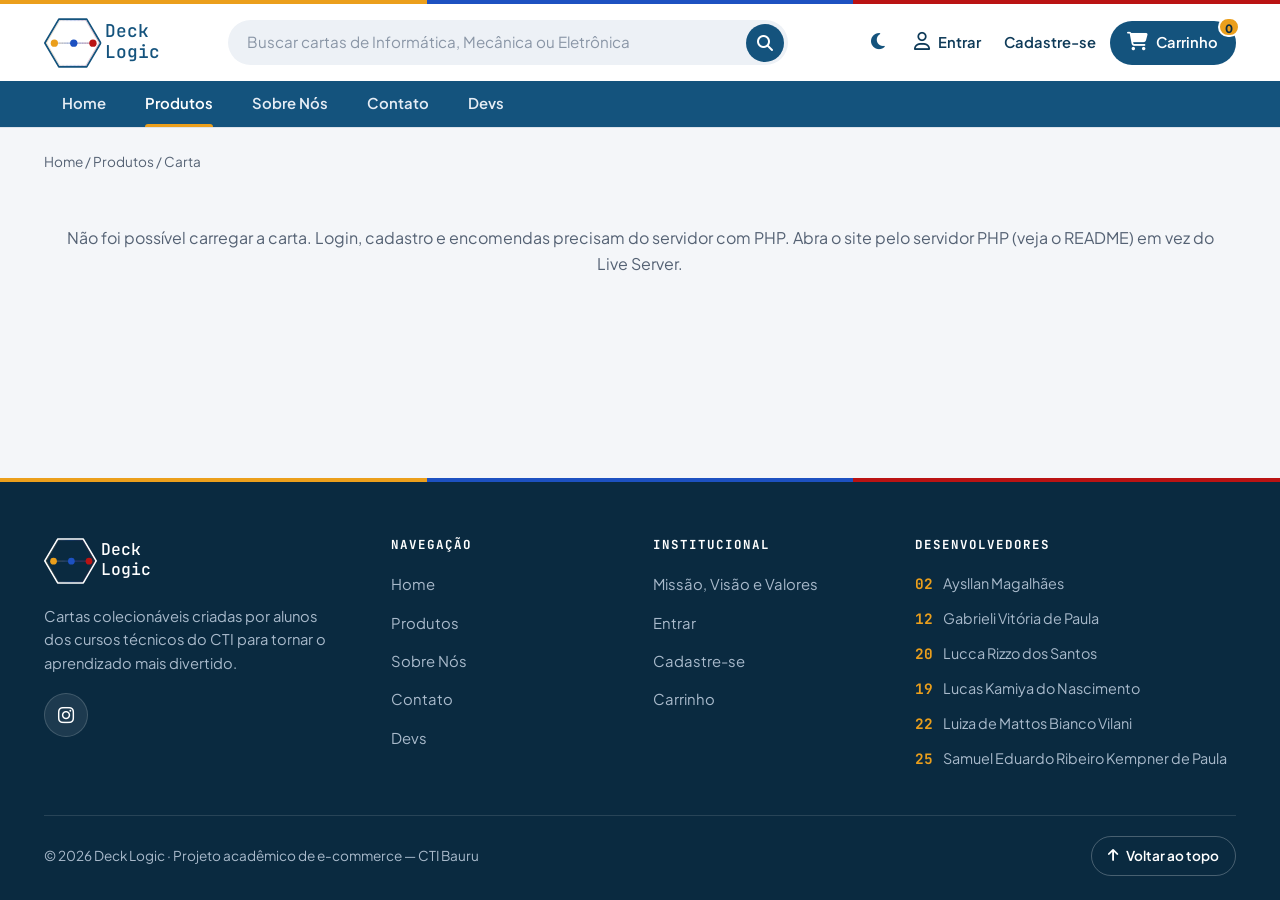
<file: front/produto.html>
<!DOCTYPE html>
<html lang="pt-BR">

<head>
    <meta charset="UTF-8">
    <meta name="viewport" content="width=device-width, initial-scale=1.0">
    <title>Carta | Deck Logic</title>
    <meta name="description" content="Catálogo de cartas colecionáveis dos cursos de Informática, Mecânica e Eletrônica.">
    <meta name="theme-color" content="#14537D">
    <meta name="color-scheme" content="light dark">
    <script>
        // aplica o tema escolhido no botão antes de desenhar a página (evita piscar)
        try { var tema = localStorage.getItem('decklogic_tema'); if (tema) document.documentElement.dataset.theme = tema; } catch (e) {}
    </script>
    <link rel="icon" type="image/png" href="img/brand/favicon.png">
    <link rel="preconnect" href="https://fonts.googleapis.com">
    <link rel="preconnect" href="https://fonts.gstatic.com" crossorigin>
    <link rel="stylesheet" href="https://fonts.googleapis.com/css2?family=JetBrains+Mono:wght@500;700;800&family=Plus+Jakarta+Sans:wght@400;500;600;700;800&display=swap">
    <link rel="stylesheet" href="https://cdnjs.cloudflare.com/ajax/libs/font-awesome/6.4.0/css/all.min.css">
    <link rel="stylesheet" href="css/style.css?v=20261019b">
</head>

<body id="top">
    <!-- Logo Deck Logic (SVG inline, reutilizado no header e no footer via <use>) -->
    <svg class="svg-sprite" aria-hidden="true" focusable="false" xmlns="http://www.w3.org/2000/svg">
        <defs>
            <linearGradient id="grad-cursos" gradientUnits="userSpaceOnUse" x1="0" y1="0" x2="600" y2="0">
                <stop offset="0" stop-color="#EB9F1C" />
                <stop offset="0.5" stop-color="#1D51C1" />
                <stop offset="1" stop-color="#BA1313" />
            </linearGradient>
            <symbol id="logo-mark" viewBox="0 0 600 521">
                <polygon points="155,12 445,12 591,260 445,509 155,509 9,260" fill="none" stroke="currentColor" stroke-width="18" stroke-linejoin="round" />
                <polygon points="163,27 437,27 574,260 437,494 163,494 26,260" fill="none" stroke="url(#grad-cursos)" stroke-width="6" stroke-dasharray="3 3" />
                <line x1="108" y1="262" x2="510" y2="262" stroke="url(#grad-cursos)" stroke-width="14" stroke-dasharray="2 2" />
                <circle cx="108" cy="262" r="38" fill="#EB9F1C" />
                <circle cx="310" cy="262" r="38" fill="#1D51C1" />
                <circle cx="510" cy="262" r="38" fill="#BA1313" />
            </symbol>
            <symbol id="logo-full" viewBox="0 0 1212 521">
                <use href="#logo-mark" width="600" height="521" />
                <text x="640" y="195" fill="currentColor" font-family="'JetBrains Mono', ui-monospace, monospace" font-size="185" font-weight="500">Deck</text>
                <text x="640" y="420" fill="currentColor" font-family="'JetBrains Mono', ui-monospace, monospace" font-size="185" font-weight="500">Logic</text>
            </symbol>
        </defs>
    </svg>

    <a class="skip-link" href="#conteudo">Pular para o conteúdo</a>

    <header class="site-header">
        <div class="brand-bar" aria-hidden="true"></div>
        <div class="container header-inner">
            <a href="index.html" class="logo" aria-label="Deck Logic — página inicial">
                <svg class="logo-svg" aria-hidden="true"><use href="#logo-full" /></svg>
            </a>

            <form class="search-form" action="produtos.html" method="get" role="search">
                <label for="busca" class="sr-only">Buscar cartas</label>
                <input type="search" id="busca" name="q" placeholder="Buscar cartas de Informática, Mecânica ou Eletrônica">
                <button type="submit" aria-label="Buscar"><i class="fa-solid fa-magnifying-glass"></i></button>
            </form>

            <nav class="user-nav" aria-label="Conta e carrinho">
                <button type="button" class="user-link theme-toggle" id="theme-toggle" aria-label="Ativar tema escuro"><i class="fa-solid fa-moon"></i></button>
                <a href="login.html" class="user-link" data-auth="conta" aria-label="Entrar"><i class="fa-regular fa-user"></i><span>Entrar</span></a>
                <a href="cadastro.html" class="user-link user-link--signup" data-auth="sair"><span>Cadastre-se</span></a>
                <a href="carrinho.html" class="cart-btn" aria-label="Carrinho">
                    <i class="fa-solid fa-cart-shopping"></i><span class="cart-label">Carrinho</span>
                    <span class="cart-badge" id="cart-count">0</span>
                </a>
            </nav>

            <button class="nav-toggle" type="button" aria-controls="menu-principal" aria-expanded="false" aria-label="Abrir menu">
                <span class="nav-toggle-bar"></span>
                <span class="nav-toggle-bar"></span>
                <span class="nav-toggle-bar"></span>
            </button>
        </div>

        <div class="nav-backdrop" id="nav-backdrop"></div>

        <nav class="main-nav" id="menu-principal" aria-label="Menu principal">
            <div class="main-nav-head">
                <span class="main-nav-title">Menu</span>
                <button class="nav-close" type="button" aria-label="Fechar menu"><i class="fa-solid fa-xmark"></i></button>
            </div>
            <div class="container">
                <ul>
                    <li><a href="index.html"><i class="fa-solid fa-house"></i>Home</a></li>
                    <li><a href="produtos.html" class="active" aria-current="page"><i class="fa-solid fa-layer-group"></i>Produtos</a></li>
                    <li><a href="sobre.html"><i class="fa-solid fa-circle-info"></i>Sobre Nós</a></li>
                    <li><a href="contato.html"><i class="fa-solid fa-envelope"></i>Contato</a></li>
                    <li><a href="desenvolvedores.html"><i class="fa-solid fa-code"></i>Devs</a></li>
                    <li class="main-nav-extra main-nav-extra--first"><a href="login.html" data-auth="conta"><i class="fa-regular fa-user"></i>Entrar</a></li>
                    <li class="main-nav-extra"><a href="cadastro.html" data-auth="sair"><i class="fa-solid fa-user-plus"></i>Cadastre-se</a></li>
                </ul>
            </div>
        </nav>
    </header>

    <main id="conteudo">

        <section class="container product-page" aria-label="Detalhes do produto">
            <nav class="breadcrumb" aria-label="Você está em">
                <a href="index.html">Home</a> <span aria-hidden="true">/</span>
                <a href="produtos.html">Produtos</a> <span aria-hidden="true">/</span>
                <span id="pd-breadcrumb">Carta</span>
            </nav>

            <div id="produto-detalhe">
                <!-- Card montado pelo js/script.js (initProdutoDetalhe) a partir de back/produtos/catalogo.php -->
                <p class="products-loading">Carregando carta…</p>
            </div>
        </section>

        <section class="section container" aria-labelledby="titulo-relacionados" id="relacionados" hidden>
            <header class="section-header">
                <span class="section-eyebrow">Continue colecionando</span>
                <h2 class="section-title" id="titulo-relacionados">Outras cartas</h2>
            </header>
            <div class="products-grid" data-products-relacionados></div>
        </section>

    </main>

    <footer class="site-footer">
        <div class="brand-bar" aria-hidden="true"></div>
        <div class="container">
            <div class="footer-grid">
                <section class="footer-brand" aria-label="Sobre a Deck Logic">
                    <a href="index.html" class="logo logo--footer" aria-label="Deck Logic — página inicial">
                        <svg class="logo-svg" aria-hidden="true"><use href="#logo-full" /></svg>
                    </a>
                    <p>Cartas colecionáveis criadas por alunos dos cursos técnicos do CTI para tornar o aprendizado mais divertido.</p>
                    <ul class="social-links">
                        <li><a href="https://www.instagram.com/logicdeck.cti?stkn=ODNpampwcXRhc3Fj" class="social-icon" aria-label="Instagram da Deck Logic"><i class="fa-brands fa-instagram"></i></a></li>
                    </ul>
                </section>

                <nav class="footer-column" aria-label="Navegação do rodapé">
                    <h2>Navegação</h2>
                    <ul>
                        <li><a href="index.html">Home</a></li>
                        <li><a href="produtos.html">Produtos</a></li>
                        <li><a href="sobre.html">Sobre Nós</a></li>
                        <li><a href="contato.html">Contato</a></li>
                        <li><a href="desenvolvedores.html">Devs</a></li>
                    </ul>
                </nav>

                <section class="footer-column">
                    <h2>Institucional</h2>
                    <ul>
                        <li><a href="missao.html">Missão, Visão e Valores</a></li>
                        <li><a href="login.html">Entrar</a></li>
                        <li><a href="cadastro.html">Cadastre-se</a></li>
                        <li><a href="carrinho.html">Carrinho</a></li>
                    </ul>
                </section>

                <section class="footer-column">
                    <h2>Desenvolvedores</h2>
                    <!-- TODO: trocar "--" pelo número de chamada de cada integrante -->
                    <ul class="footer-devs">
                        <li><span class="dev-num">02</span>Aysllan Magalhães</li>
                        <li><span class="dev-num">12</span>Gabrieli Vitória de Paula</li>
                        <li><span class="dev-num">20</span>Lucca Rizzo dos Santos</li>
                        <li><span class="dev-num">19</span>Lucas Kamiya do Nascimento</li>
                        <li><span class="dev-num">22</span>Luiza de Mattos Bianco Vilani</li>
                        <li><span class="dev-num">25</span>Samuel Eduardo Ribeiro Kempner de Paula</li>
                    </ul>
                </section>
            </div>

            <div class="footer-bottom">
                <p>&copy; 2026 Deck Logic · Projeto acadêmico de e-commerce — CTI Bauru</p>
                <a href="#top" class="back-to-top"><i class="fa-solid fa-arrow-up"></i> Voltar ao topo</a>
            </div>
        </div>
    </footer>

    <div class="toast-container" id="toast-container" aria-live="polite"></div>
    <script src="js/script.js?v=20261019c"></script>
</body>

</html>
</file>
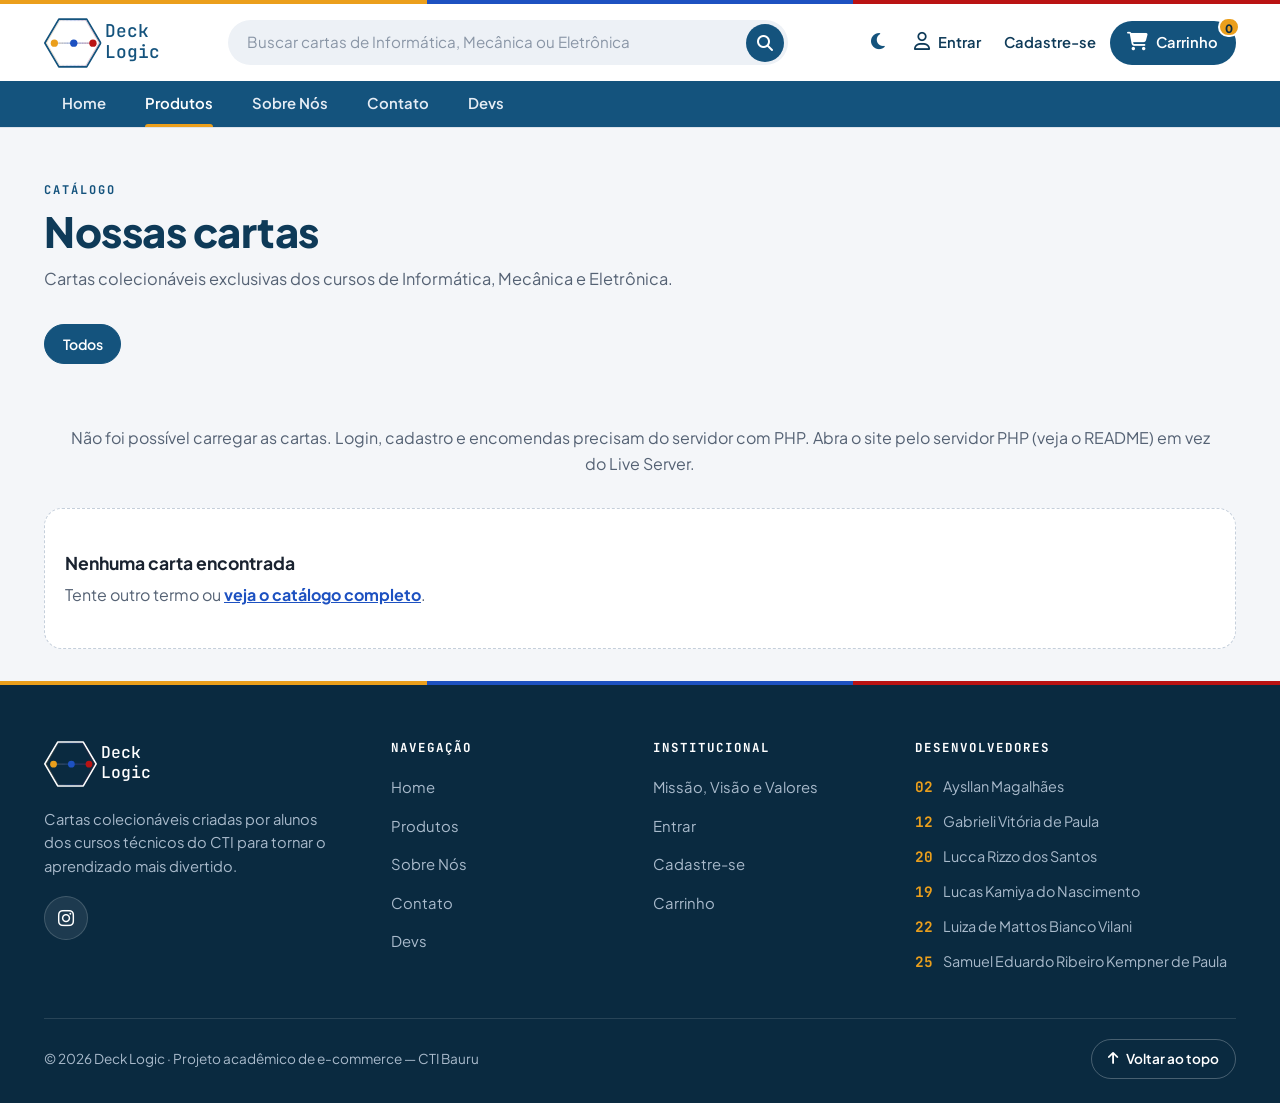
<file: front/produtos.html>
<!DOCTYPE html>
<html lang="pt-BR">

<head>
    <meta charset="UTF-8">
    <meta name="viewport" content="width=device-width, initial-scale=1.0">
    <title>Produtos | Deck Logic</title>
    <meta name="description" content="Catálogo de cartas colecionáveis dos cursos de Informática, Mecânica e Eletrônica.">
    <meta name="theme-color" content="#14537D">
    <meta name="color-scheme" content="light dark">
    <script>
        // aplica o tema escolhido no botão antes de desenhar a página (evita piscar)
        try { var tema = localStorage.getItem('decklogic_tema'); if (tema) document.documentElement.dataset.theme = tema; } catch (e) {}
    </script>
    <link rel="icon" type="image/png" href="img/brand/favicon.png">
    <link rel="preconnect" href="https://fonts.googleapis.com">
    <link rel="preconnect" href="https://fonts.gstatic.com" crossorigin>
    <link rel="stylesheet" href="https://fonts.googleapis.com/css2?family=JetBrains+Mono:wght@500;700;800&family=Plus+Jakarta+Sans:wght@400;500;600;700;800&display=swap">
    <link rel="stylesheet" href="https://cdnjs.cloudflare.com/ajax/libs/font-awesome/6.4.0/css/all.min.css">
    <link rel="stylesheet" href="css/style.css?v=20261019b">
</head>

<body id="top">
    <!-- Logo Deck Logic (SVG inline, reutilizado no header e no footer via <use>) -->
    <svg class="svg-sprite" aria-hidden="true" focusable="false" xmlns="http://www.w3.org/2000/svg">
        <defs>
            <linearGradient id="grad-cursos" gradientUnits="userSpaceOnUse" x1="0" y1="0" x2="600" y2="0">
                <stop offset="0" stop-color="#EB9F1C" />
                <stop offset="0.5" stop-color="#1D51C1" />
                <stop offset="1" stop-color="#BA1313" />
            </linearGradient>
            <symbol id="logo-mark" viewBox="0 0 600 521">
                <polygon points="155,12 445,12 591,260 445,509 155,509 9,260" fill="none" stroke="currentColor" stroke-width="18" stroke-linejoin="round" />
                <polygon points="163,27 437,27 574,260 437,494 163,494 26,260" fill="none" stroke="url(#grad-cursos)" stroke-width="6" stroke-dasharray="3 3" />
                <line x1="108" y1="262" x2="510" y2="262" stroke="url(#grad-cursos)" stroke-width="14" stroke-dasharray="2 2" />
                <circle cx="108" cy="262" r="38" fill="#EB9F1C" />
                <circle cx="310" cy="262" r="38" fill="#1D51C1" />
                <circle cx="510" cy="262" r="38" fill="#BA1313" />
            </symbol>
            <symbol id="logo-full" viewBox="0 0 1212 521">
                <use href="#logo-mark" width="600" height="521" />
                <text x="640" y="195" fill="currentColor" font-family="'JetBrains Mono', ui-monospace, monospace" font-size="185" font-weight="500">Deck</text>
                <text x="640" y="420" fill="currentColor" font-family="'JetBrains Mono', ui-monospace, monospace" font-size="185" font-weight="500">Logic</text>
            </symbol>
        </defs>
    </svg>

    <a class="skip-link" href="#conteudo">Pular para o conteúdo</a>

    <header class="site-header">
        <div class="brand-bar" aria-hidden="true"></div>
        <div class="container header-inner">
            <a href="index.html" class="logo" aria-label="Deck Logic — página inicial">
                <svg class="logo-svg" aria-hidden="true"><use href="#logo-full" /></svg>
            </a>

            <form class="search-form" action="produtos.html" method="get" role="search">
                <label for="busca" class="sr-only">Buscar cartas</label>
                <input type="search" id="busca" name="q" placeholder="Buscar cartas de Informática, Mecânica ou Eletrônica">
                <button type="submit" aria-label="Buscar"><i class="fa-solid fa-magnifying-glass"></i></button>
            </form>

            <nav class="user-nav" aria-label="Conta e carrinho">
                <button type="button" class="user-link theme-toggle" id="theme-toggle" aria-label="Ativar tema escuro"><i class="fa-solid fa-moon"></i></button>
                <a href="login.html" class="user-link" data-auth="conta" aria-label="Entrar"><i class="fa-regular fa-user"></i><span>Entrar</span></a>
                <a href="cadastro.html" class="user-link user-link--signup" data-auth="sair"><span>Cadastre-se</span></a>
                <a href="carrinho.html" class="cart-btn" aria-label="Carrinho">
                    <i class="fa-solid fa-cart-shopping"></i><span class="cart-label">Carrinho</span>
                    <span class="cart-badge" id="cart-count">0</span>
                </a>
            </nav>

            <button class="nav-toggle" type="button" aria-controls="menu-principal" aria-expanded="false" aria-label="Abrir menu">
                <span class="nav-toggle-bar"></span>
                <span class="nav-toggle-bar"></span>
                <span class="nav-toggle-bar"></span>
            </button>
        </div>

        <div class="nav-backdrop" id="nav-backdrop"></div>

        <nav class="main-nav" id="menu-principal" aria-label="Menu principal">
            <div class="main-nav-head">
                <span class="main-nav-title">Menu</span>
                <button class="nav-close" type="button" aria-label="Fechar menu"><i class="fa-solid fa-xmark"></i></button>
            </div>
            <div class="container">
                <ul>
                    <li><a href="index.html"><i class="fa-solid fa-house"></i>Home</a></li>
                    <li><a href="produtos.html" class="active" aria-current="page"><i class="fa-solid fa-layer-group"></i>Produtos</a></li>
                    <li><a href="sobre.html"><i class="fa-solid fa-circle-info"></i>Sobre Nós</a></li>
                    <li><a href="contato.html"><i class="fa-solid fa-envelope"></i>Contato</a></li>
                    <li><a href="desenvolvedores.html"><i class="fa-solid fa-code"></i>Devs</a></li>
                    <li class="main-nav-extra main-nav-extra--first"><a href="login.html" data-auth="conta"><i class="fa-regular fa-user"></i>Entrar</a></li>
                    <li class="main-nav-extra"><a href="cadastro.html" data-auth="sair"><i class="fa-solid fa-user-plus"></i>Cadastre-se</a></li>
                </ul>
            </div>
        </nav>
    </header>

    <main id="conteudo">

        <section class="page-hero container">
            <span class="section-eyebrow">Catálogo</span>
            <h1>Nossas cartas</h1>
            <p>Cartas colecionáveis exclusivas dos cursos de Informática, Mecânica e Eletrônica.</p>
        </section>

        <section class="container" aria-label="Vitrine de produtos">
            <div class="category-filters" role="group" aria-label="Filtrar por curso">
                <!-- filtros dos cursos montados pelo js/script.js -->
                <button type="button" class="filter-chip active" data-filter="todos" aria-pressed="true">Todos</button>
            </div>

            <p class="search-result-info" id="search-result-info" hidden></p>

            <div class="products-grid" data-products>
                <!-- Cards montados pelo js/script.js a partir de back/produtos/catalogo.php -->
                <p class="products-loading" data-products-loading>Carregando cartas…</p>
            </div>

            <div class="products-empty" id="products-empty" hidden>
                <strong>Nenhuma carta encontrada</strong>
                Tente outro termo ou <a href="produtos.html">veja o catálogo completo</a>.
            </div>
        </section>

    </main>

    <footer class="site-footer">
        <div class="brand-bar" aria-hidden="true"></div>
        <div class="container">
            <div class="footer-grid">
                <section class="footer-brand" aria-label="Sobre a Deck Logic">
                    <a href="index.html" class="logo logo--footer" aria-label="Deck Logic — página inicial">
                        <svg class="logo-svg" aria-hidden="true"><use href="#logo-full" /></svg>
                    </a>
                    <p>Cartas colecionáveis criadas por alunos dos cursos técnicos do CTI para tornar o aprendizado mais divertido.</p>
                    <ul class="social-links">
                        <li><a href="https://www.instagram.com/logicdeck.cti?stkn=ODNpampwcXRhc3Fj" class="social-icon" aria-label="Instagram da Deck Logic"><i class="fa-brands fa-instagram"></i></a></li>
                    </ul>
                </section>

                <nav class="footer-column" aria-label="Navegação do rodapé">
                    <h2>Navegação</h2>
                    <ul>
                        <li><a href="index.html">Home</a></li>
                        <li><a href="produtos.html">Produtos</a></li>
                        <li><a href="sobre.html">Sobre Nós</a></li>
                        <li><a href="contato.html">Contato</a></li>
                        <li><a href="desenvolvedores.html">Devs</a></li>
                    </ul>
                </nav>

                <section class="footer-column">
                    <h2>Institucional</h2>
                    <ul>
                        <li><a href="missao.html">Missão, Visão e Valores</a></li>
                        <li><a href="login.html">Entrar</a></li>
                        <li><a href="cadastro.html">Cadastre-se</a></li>
                        <li><a href="carrinho.html">Carrinho</a></li>
                    </ul>
                </section>

                <section class="footer-column">
                    <h2>Desenvolvedores</h2>
                    <!-- TODO: trocar "--" pelo número de chamada de cada integrante -->
                    <ul class="footer-devs">
                        <li><span class="dev-num">02</span>Aysllan Magalhães</li>
                        <li><span class="dev-num">12</span>Gabrieli Vitória de Paula</li>
                        <li><span class="dev-num">20</span>Lucca Rizzo dos Santos</li>
                        <li><span class="dev-num">19</span>Lucas Kamiya do Nascimento</li>
                        <li><span class="dev-num">22</span>Luiza de Mattos Bianco Vilani</li>
                        <li><span class="dev-num">25</span>Samuel Eduardo Ribeiro Kempner de Paula</li>
                    </ul>
                </section>
            </div>

            <div class="footer-bottom">
                <p>&copy; 2026 Deck Logic · Projeto acadêmico de e-commerce — CTI Bauru</p>
                <a href="#top" class="back-to-top"><i class="fa-solid fa-arrow-up"></i> Voltar ao topo</a>
            </div>
        </div>
    </footer>

    <div class="toast-container" id="toast-container" aria-live="polite"></div>
    <script src="js/script.js?v=20261019c"></script>
</body>

</html>
</file>
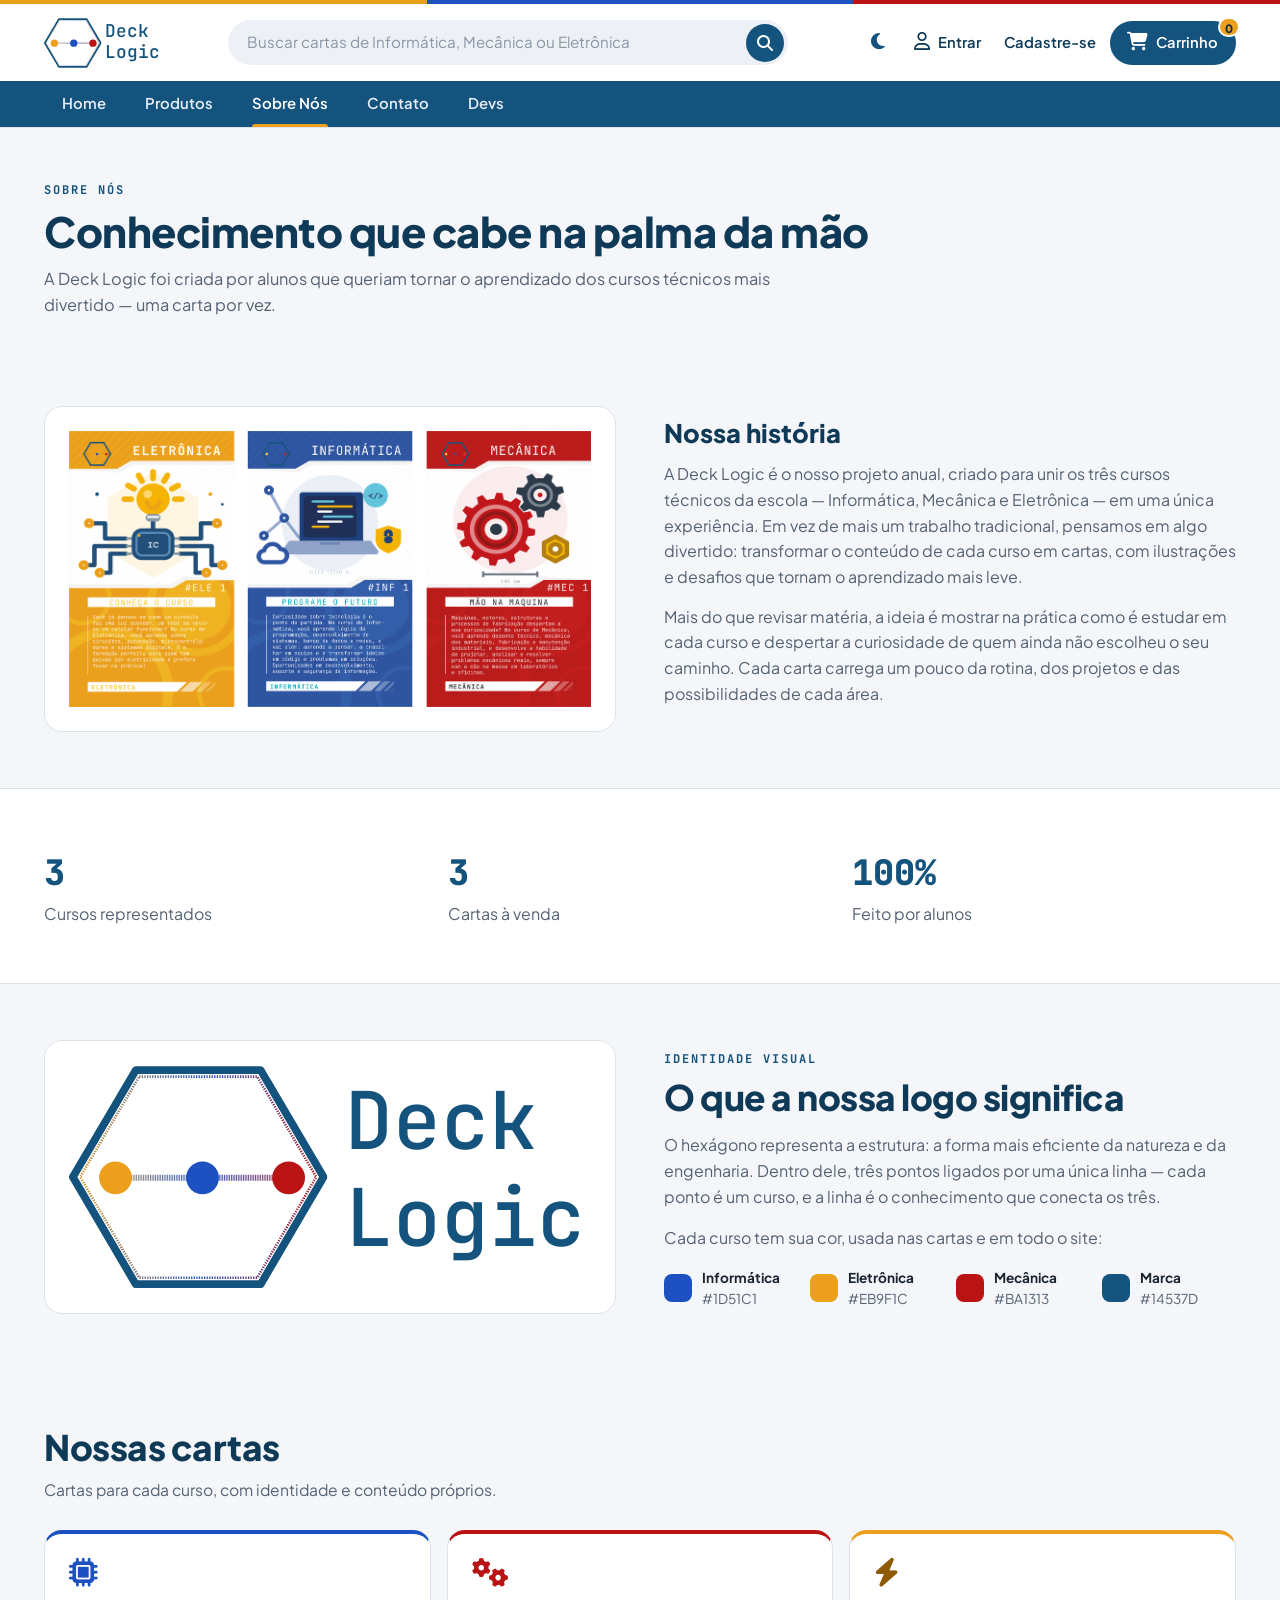
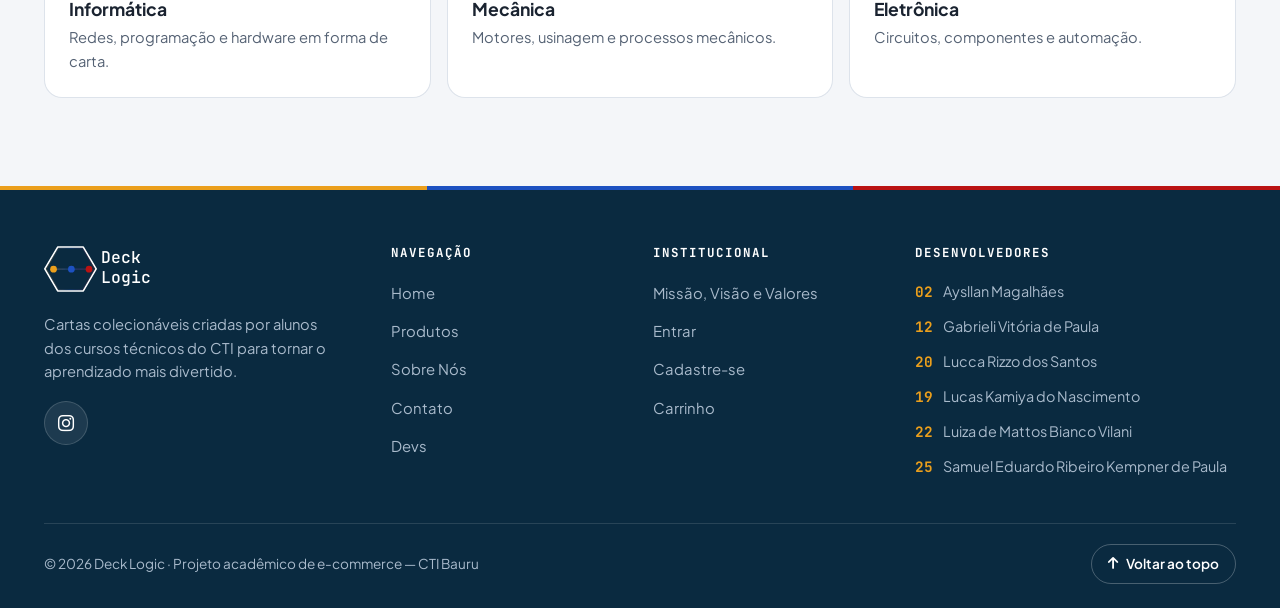
<file: front/sobre.html>
<!DOCTYPE html>
<html lang="pt-BR">

<head>
    <meta charset="UTF-8">
    <meta name="viewport" content="width=device-width, initial-scale=1.0">
    <title>Sobre Nós | Deck Logic</title>
    <meta name="description" content="A história da Deck Logic e o significado da nossa marca.">
    <meta name="theme-color" content="#14537D">
    <meta name="color-scheme" content="light dark">
    <script>
        // aplica o tema escolhido no botão antes de desenhar a página (evita piscar)
        try { var tema = localStorage.getItem('decklogic_tema'); if (tema) document.documentElement.dataset.theme = tema; } catch (e) {}
    </script>
    <link rel="icon" type="image/png" href="img/brand/favicon.png">
    <link rel="preconnect" href="https://fonts.googleapis.com">
    <link rel="preconnect" href="https://fonts.gstatic.com" crossorigin>
    <link rel="stylesheet" href="https://fonts.googleapis.com/css2?family=JetBrains+Mono:wght@500;700;800&family=Plus+Jakarta+Sans:wght@400;500;600;700;800&display=swap">
    <link rel="stylesheet" href="https://cdnjs.cloudflare.com/ajax/libs/font-awesome/6.4.0/css/all.min.css">
    <link rel="stylesheet" href="css/style.css?v=20261019b">
</head>

<body id="top">
    <!-- Logo Deck Logic (SVG inline, reutilizado no header e no footer via <use>) -->
    <svg class="svg-sprite" aria-hidden="true" focusable="false" xmlns="http://www.w3.org/2000/svg">
        <defs>
            <linearGradient id="grad-cursos" gradientUnits="userSpaceOnUse" x1="0" y1="0" x2="600" y2="0">
                <stop offset="0" stop-color="#EB9F1C" />
                <stop offset="0.5" stop-color="#1D51C1" />
                <stop offset="1" stop-color="#BA1313" />
            </linearGradient>
            <symbol id="logo-mark" viewBox="0 0 600 521">
                <polygon points="155,12 445,12 591,260 445,509 155,509 9,260" fill="none" stroke="currentColor" stroke-width="18" stroke-linejoin="round" />
                <polygon points="163,27 437,27 574,260 437,494 163,494 26,260" fill="none" stroke="url(#grad-cursos)" stroke-width="6" stroke-dasharray="3 3" />
                <line x1="108" y1="262" x2="510" y2="262" stroke="url(#grad-cursos)" stroke-width="14" stroke-dasharray="2 2" />
                <circle cx="108" cy="262" r="38" fill="#EB9F1C" />
                <circle cx="310" cy="262" r="38" fill="#1D51C1" />
                <circle cx="510" cy="262" r="38" fill="#BA1313" />
            </symbol>
            <symbol id="logo-full" viewBox="0 0 1212 521">
                <use href="#logo-mark" width="600" height="521" />
                <text x="640" y="195" fill="currentColor" font-family="'JetBrains Mono', ui-monospace, monospace" font-size="185" font-weight="500">Deck</text>
                <text x="640" y="420" fill="currentColor" font-family="'JetBrains Mono', ui-monospace, monospace" font-size="185" font-weight="500">Logic</text>
            </symbol>
        </defs>
    </svg>

    <a class="skip-link" href="#conteudo">Pular para o conteúdo</a>

    <header class="site-header">
        <div class="brand-bar" aria-hidden="true"></div>
        <div class="container header-inner">
            <a href="index.html" class="logo" aria-label="Deck Logic — página inicial">
                <svg class="logo-svg" aria-hidden="true"><use href="#logo-full" /></svg>
            </a>

            <form class="search-form" action="produtos.html" method="get" role="search">
                <label for="busca" class="sr-only">Buscar cartas</label>
                <input type="search" id="busca" name="q" placeholder="Buscar cartas de Informática, Mecânica ou Eletrônica">
                <button type="submit" aria-label="Buscar"><i class="fa-solid fa-magnifying-glass"></i></button>
            </form>

            <nav class="user-nav" aria-label="Conta e carrinho">
                <button type="button" class="user-link theme-toggle" id="theme-toggle" aria-label="Ativar tema escuro"><i class="fa-solid fa-moon"></i></button>
                <a href="login.html" class="user-link" data-auth="conta" aria-label="Entrar"><i class="fa-regular fa-user"></i><span>Entrar</span></a>
                <a href="cadastro.html" class="user-link user-link--signup" data-auth="sair"><span>Cadastre-se</span></a>
                <a href="carrinho.html" class="cart-btn" aria-label="Carrinho">
                    <i class="fa-solid fa-cart-shopping"></i><span class="cart-label">Carrinho</span>
                    <span class="cart-badge" id="cart-count">0</span>
                </a>
            </nav>

            <button class="nav-toggle" type="button" aria-controls="menu-principal" aria-expanded="false" aria-label="Abrir menu">
                <span class="nav-toggle-bar"></span>
                <span class="nav-toggle-bar"></span>
                <span class="nav-toggle-bar"></span>
            </button>
        </div>

        <div class="nav-backdrop" id="nav-backdrop"></div>

        <nav class="main-nav" id="menu-principal" aria-label="Menu principal">
            <div class="main-nav-head">
                <span class="main-nav-title">Menu</span>
                <button class="nav-close" type="button" aria-label="Fechar menu"><i class="fa-solid fa-xmark"></i></button>
            </div>
            <div class="container">
                <ul>
                    <li><a href="index.html"><i class="fa-solid fa-house"></i>Home</a></li>
                    <li><a href="produtos.html"><i class="fa-solid fa-layer-group"></i>Produtos</a></li>
                    <li><a href="sobre.html" class="active" aria-current="page"><i class="fa-solid fa-circle-info"></i>Sobre Nós</a></li>
                    <li><a href="contato.html"><i class="fa-solid fa-envelope"></i>Contato</a></li>
                    <li><a href="desenvolvedores.html"><i class="fa-solid fa-code"></i>Devs</a></li>
                    <li class="main-nav-extra main-nav-extra--first"><a href="login.html" data-auth="conta"><i class="fa-regular fa-user"></i>Entrar</a></li>
                    <li class="main-nav-extra"><a href="cadastro.html" data-auth="sair"><i class="fa-solid fa-user-plus"></i>Cadastre-se</a></li>
                </ul>
            </div>
        </nav>
    </header>

    <main id="conteudo">

        <section class="page-hero container">
            <span class="section-eyebrow">Sobre nós</span>
            <h1>Conhecimento que cabe na palma da mão</h1>
            <p>A Deck Logic foi criada por alunos que queriam tornar o aprendizado dos cursos técnicos mais divertido — uma carta por vez.</p>
        </section>

        <section class="section container">
            <div class="about-story">
                <figure class="about-story-media">
                    <img src="img/cards/colecao.png" alt="As três cartas da Deck Logic: Eletrônica, Informática e Mecânica" width="494" height="273">
                </figure>
                <div class="about-story-text">
                    <h2>Nossa história</h2>
                    <p>A Deck Logic é o nosso projeto anual, criado para unir os três cursos técnicos da escola — Informática, Mecânica e Eletrônica — em uma única experiência. Em vez de mais um trabalho tradicional, pensamos em algo divertido: transformar o conteúdo de cada curso em cartas, com ilustrações e desafios que tornam o aprendizado mais leve.</p>
                    <p>Mais do que revisar matéria, a ideia é mostrar na prática como é estudar em cada curso e despertar a curiosidade de quem ainda não escolheu o seu caminho. Cada carta carrega um pouco da rotina, dos projetos e das possibilidades de cada área.</p>
                </div>
            </div>
        </section>

        <section class="section stats-section">
            <div class="container stats-grid">
                <div class="stat-card">
                    <strong>3</strong>
                    <span>Cursos representados</span>
                </div>
                <div class="stat-card">
                    <strong data-stat="cartas">3</strong>
                    <span>Cartas à venda</span>
                </div>
                <div class="stat-card">
                    <strong>100%</strong>
                    <span>Feito por alunos</span>
                </div>
            </div>
        </section>

        <section class="section container" aria-labelledby="titulo-marca">
            <div class="brand-explain">
                <div class="brand-explain-logo">
                    <svg class="logo-svg" role="img" aria-label="Logo Deck Logic"><use href="#logo-full" /></svg>
                </div>
                <div class="brand-explain-text">
                    <span class="section-eyebrow">Identidade visual</span>
                    <h2 class="section-title" id="titulo-marca">O que a nossa logo significa</h2>
                    <p>O hexágono representa a estrutura: a forma mais eficiente da natureza e da engenharia. Dentro dele, três pontos ligados por uma única linha — cada ponto é um curso, e a linha é o conhecimento que conecta os três.</p>
                    <p>Cada curso tem sua cor, usada nas cartas e em todo o site:</p>
                    <div class="palette">
                        <span class="swatch is-info"><span><strong>Informática</strong>#1D51C1</span></span>
                        <span class="swatch is-eletro"><span><strong>Eletrônica</strong>#EB9F1C</span></span>
                        <span class="swatch is-mec"><span><strong>Mecânica</strong>#BA1313</span></span>
                        <span class="swatch"><span><strong>Marca</strong>#14537D</span></span>
                    </div>
                </div>
            </div>
        </section>

        <section class="section container" aria-labelledby="titulo-cursos">
            <header class="section-header">
                <h2 class="section-title" id="titulo-cursos">Nossas cartas</h2>
                <p class="section-subtitle">Cartas para cada curso, com identidade e conteúdo próprios.</p>
            </header>

            <div class="courses-grid">
                <article class="course-card is-info">
                    <i class="fa-solid fa-microchip"></i>
                    <h3>Informática</h3>
                    <p>Redes, programação e hardware em forma de carta.</p>
                </article>
                <article class="course-card is-mec">
                    <i class="fa-solid fa-gears"></i>
                    <h3>Mecânica</h3>
                    <p>Motores, usinagem e processos mecânicos.</p>
                </article>
                <article class="course-card is-eletro">
                    <i class="fa-solid fa-bolt"></i>
                    <h3>Eletrônica</h3>
                    <p>Circuitos, componentes e automação.</p>
                </article>
            </div>
        </section>

    </main>

    <footer class="site-footer">
        <div class="brand-bar" aria-hidden="true"></div>
        <div class="container">
            <div class="footer-grid">
                <section class="footer-brand" aria-label="Sobre a Deck Logic">
                    <a href="index.html" class="logo logo--footer" aria-label="Deck Logic — página inicial">
                        <svg class="logo-svg" aria-hidden="true"><use href="#logo-full" /></svg>
                    </a>
                    <p>Cartas colecionáveis criadas por alunos dos cursos técnicos do CTI para tornar o aprendizado mais divertido.</p>
                    <ul class="social-links">
                        <li><a href="https://www.instagram.com/logicdeck.cti?stkn=ODNpampwcXRhc3Fj" class="social-icon" aria-label="Instagram da Deck Logic"><i class="fa-brands fa-instagram"></i></a></li>
                    </ul>
                </section>

                <nav class="footer-column" aria-label="Navegação do rodapé">
                    <h2>Navegação</h2>
                    <ul>
                        <li><a href="index.html">Home</a></li>
                        <li><a href="produtos.html">Produtos</a></li>
                        <li><a href="sobre.html">Sobre Nós</a></li>
                        <li><a href="contato.html">Contato</a></li>
                        <li><a href="desenvolvedores.html">Devs</a></li>
                    </ul>
                </nav>

                <section class="footer-column">
                    <h2>Institucional</h2>
                    <ul>
                        <li><a href="missao.html">Missão, Visão e Valores</a></li>
                        <li><a href="login.html">Entrar</a></li>
                        <li><a href="cadastro.html">Cadastre-se</a></li>
                        <li><a href="carrinho.html">Carrinho</a></li>
                    </ul>
                </section>

                <section class="footer-column">
                    <h2>Desenvolvedores</h2>
                    <!-- TODO: trocar "--" pelo número de chamada de cada integrante -->
                    <ul class="footer-devs">
                        <li><span class="dev-num">02</span>Aysllan Magalhães</li>
                        <li><span class="dev-num">12</span>Gabrieli Vitória de Paula</li>
                        <li><span class="dev-num">20</span>Lucca Rizzo dos Santos</li>
                        <li><span class="dev-num">19</span>Lucas Kamiya do Nascimento</li>
                        <li><span class="dev-num">22</span>Luiza de Mattos Bianco Vilani</li>
                        <li><span class="dev-num">25</span>Samuel Eduardo Ribeiro Kempner de Paula</li>
                    </ul>
                </section>
            </div>

            <div class="footer-bottom">
                <p>&copy; 2026 Deck Logic · Projeto acadêmico de e-commerce — CTI Bauru</p>
                <a href="#top" class="back-to-top"><i class="fa-solid fa-arrow-up"></i> Voltar ao topo</a>
            </div>
        </div>
    </footer>

    <div class="toast-container" id="toast-container" aria-live="polite"></div>
    <script src="js/script.js?v=20261019c"></script>
</body>

</html>
</file>
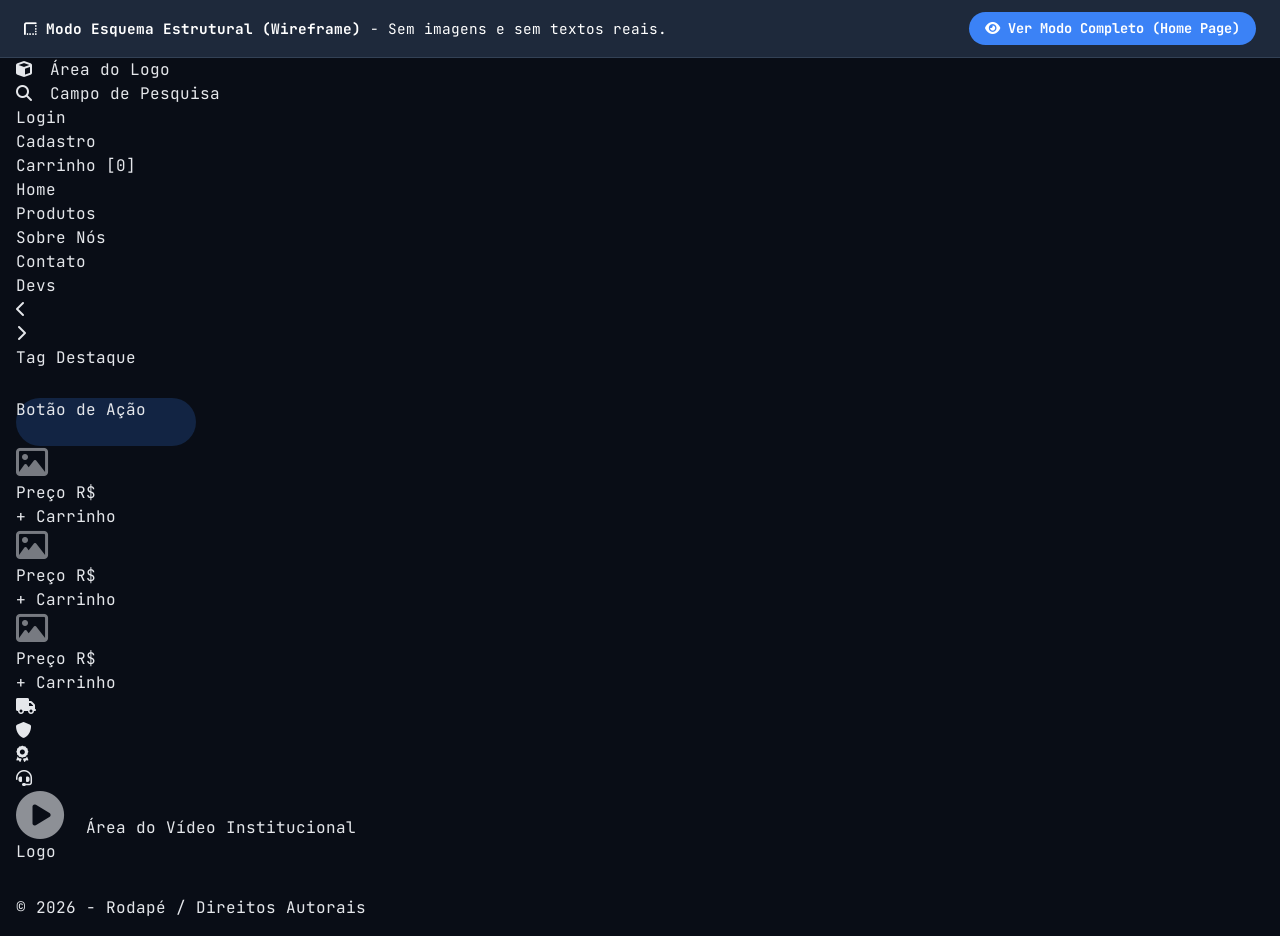
<file: front/wireframe.html>
<!DOCTYPE html>
<html lang="pt-BR">

<head>
    <meta charset="UTF-8">
    <meta name="viewport" content="width=device-width, initial-scale=1.0">
    <title>Wireframe / Esquema Estrutural | Home Page</title>
    <link rel="stylesheet" href="css/wireframe.css">
    <link rel="stylesheet" href="https://cdnjs.cloudflare.com/ajax/libs/font-awesome/6.4.0/css/all.min.css">
</head>

<body>

    <!-- Bar de Alternância de Modos -->
    <div style="background: #1e293b; color: white; padding: 0.75rem 1.5rem; text-align: center; font-size: 0.9rem; border-bottom: 1px solid #334155; display: flex; align-items: center; justify-content: space-between;">
        <div>
            <i class="fa-solid fa-border-top-left"></i> <strong>Modo Esquema Estrutural (Wireframe)</strong> - Sem imagens e sem textos reais.
        </div>
        <div style="display:flex; gap: 0.5rem;">
            <a href="index.html" style="background: #3b82f6; color: white; padding: 0.4rem 1rem; border-radius: 20px; text-decoration: none; font-weight: 700; font-size: 0.85rem;">
                <i class="fa-solid fa-eye"></i> Ver Modo Completo (Home Page)
            </a>
        </div>
    </div>

    <!-- Header Wireframe -->
    <header>
        <div class="container">
            <div class="header-top-wf">
                <!-- Logo Box -->
                <div class="wf-block logo-wf">
                    <i class="fa-solid fa-cube" style="margin-right: 8px;"></i> Área do Logo
                </div>

                <!-- Search Input Box -->
                <div class="wf-block search-wf">
                    <i class="fa-solid fa-magnifying-glass" style="margin-right: 8px;"></i> Campo de Pesquisa
                </div>

                <!-- User Navigation Buttons -->
                <div class="nav-user-wf">
                    <div class="wf-block btn-user-wf">Login</div>
                    <div class="wf-block btn-user-wf">Cadastro</div>
                    <div class="wf-block btn-user-wf" style="border-color: #3b82f6;">Carrinho [0]</div>
                </div>
            </div>

            <!-- Category Navigation Links Wireframe -->
            <div class="main-nav-wf">
                <div class="wf-block nav-item-wf">Home</div>
                <div class="wf-block nav-item-wf">Produtos</div>
                <div class="wf-block nav-item-wf">Sobre Nós</div>
                <div class="wf-block nav-item-wf">Contato</div>
                <div class="wf-block nav-item-wf">Devs</div>
            </div>
        </div>
    </header>

    <main>
        <!-- Hero Banner Wireframe Section -->
        <section class="hero-wf-section container">
            <div class="hero-banner-wf">
                <div class="wf-controls">
                    <div class="wf-block wf-btn-ctrl"><i class="fa-solid fa-chevron-left"></i></div>
                    <div class="wf-block wf-btn-ctrl"><i class="fa-solid fa-chevron-right"></i></div>
                </div>
                <div style="max-width: 450px;">
                    <div class="wf-block" style="width: 140px; height: 28px; border-radius: 14px; margin-bottom: 1rem;">Tag Destaque</div>
                    <div class="wf-line title" style="margin-left: 0; width: 90%;"></div>
                    <div class="wf-line title" style="margin-left: 0; width: 65%;"></div>
                    <div class="wf-line medium" style="margin-top: 1.5rem;"></div>
                    <div class="wf-line short"></div>
                    <div class="wf-block" style="width: 180px; height: 48px; border-radius: 24px; margin-top: 1.5rem; background: rgba(59,130,246,0.2);">
                        Botão de Ação
                    </div>
                </div>
            </div>
        </section>

        <!-- Featured Products Wireframe Section -->
        <section class="container">
            <div class="section-wf-header">
                <div class="wf-line title"></div>
                <div class="wf-line medium" style="margin: 0 auto;"></div>
            </div>

            <div class="products-grid-wf">
                <!-- Product Card 1 Wireframe -->
                <div class="product-card-wf">
                    <div class="wf-block product-img-box-wf">
                        <i class="fa-regular fa-image" style="font-size: 2rem; opacity: 0.5;"></i>
                    </div>
                    <div class="wf-line short"></div>
                    <div class="wf-line title" style="margin: 0; width: 85%;"></div>
                    <div class="wf-line medium"></div>
                    <div class="wf-line short"></div>
                    <div class="product-bottom-wf">
                        <div class="wf-block price-box-wf">Preço R$</div>
                        <div class="wf-block btn-add-wf" style="border-color: #3b82f6;">+ Carrinho</div>
                    </div>
                </div>

                <!-- Product Card 2 Wireframe -->
                <div class="product-card-wf">
                    <div class="wf-block product-img-box-wf">
                        <i class="fa-regular fa-image" style="font-size: 2rem; opacity: 0.5;"></i>
                    </div>
                    <div class="wf-line short"></div>
                    <div class="wf-line title" style="margin: 0; width: 85%;"></div>
                    <div class="wf-line medium"></div>
                    <div class="wf-line short"></div>
                    <div class="product-bottom-wf">
                        <div class="wf-block price-box-wf">Preço R$</div>
                        <div class="wf-block btn-add-wf" style="border-color: #3b82f6;">+ Carrinho</div>
                    </div>
                </div>

                <!-- Product Card 3 Wireframe -->
                <div class="product-card-wf">
                    <div class="wf-block product-img-box-wf">
                        <i class="fa-regular fa-image" style="font-size: 2rem; opacity: 0.5;"></i>
                    </div>
                    <div class="wf-line short"></div>
                    <div class="wf-line title" style="margin: 0; width: 85%;"></div>
                    <div class="wf-line medium"></div>
                    <div class="wf-line short"></div>
                    <div class="product-bottom-wf">
                        <div class="wf-block price-box-wf">Preço R$</div>
                        <div class="wf-block btn-add-wf" style="border-color: #3b82f6;">+ Carrinho</div>
                    </div>
                </div>
            </div>
        </section>

        <!-- Features / Differentials Wireframe -->
        <section class="container">
            <div class="section-wf-header">
                <div class="wf-line title"></div>
                <div class="wf-line medium" style="margin: 0 auto;"></div>
            </div>

            <div class="features-grid-wf">
                <div class="feature-box-wf">
                    <div class="wf-block feature-icon-wf"><i class="fa-solid fa-truck"></i></div>
                    <div class="wf-line title" style="width: 70%;"></div>
                    <div class="wf-line short"></div>
                </div>
                <div class="feature-box-wf">
                    <div class="wf-block feature-icon-wf"><i class="fa-solid fa-shield"></i></div>
                    <div class="wf-line title" style="width: 70%;"></div>
                    <div class="wf-line short"></div>
                </div>
                <div class="feature-box-wf">
                    <div class="wf-block feature-icon-wf"><i class="fa-solid fa-award"></i></div>
                    <div class="wf-line title" style="width: 70%;"></div>
                    <div class="wf-line short"></div>
                </div>
                <div class="feature-box-wf">
                    <div class="wf-block feature-icon-wf"><i class="fa-solid fa-headset"></i></div>
                    <div class="wf-line title" style="width: 70%;"></div>
                    <div class="wf-line short"></div>
                </div>
            </div>
        </section>

        <!-- Video Section Wireframe -->
        <section class="container">
            <div class="section-wf-header">
                <div class="wf-line title"></div>
            </div>

            <div class="wf-block video-box-wf">
                <i class="fa-solid fa-circle-play" style="font-size: 3rem; opacity: 0.6; margin-right: 12px;"></i> Área do Vídeo Institucional
            </div>
        </section>
    </main>

    <!-- Footer Wireframe -->
    <footer>
        <div class="container">
            <div class="footer-grid-wf">
                <div class="footer-col-wf">
                    <div class="wf-block" style="height: 40px; width: 140px;">Logo</div>
                    <div class="wf-line medium"></div>
                    <div class="wf-line short"></div>
                </div>
                <div class="footer-col-wf">
                    <div class="wf-line title" style="width: 60%; margin:0;"></div>
                    <div class="wf-line medium"></div>
                    <div class="wf-line short"></div>
                </div>
                <div class="footer-col-wf">
                    <div class="wf-line title" style="width: 60%; margin:0;"></div>
                    <div class="wf-line medium"></div>
                    <div class="wf-line short"></div>
                </div>
                <div class="footer-col-wf">
                    <div class="wf-line title" style="width: 60%; margin:0;"></div>
                    <div class="wf-line medium"></div>
                    <div class="wf-line short"></div>
                </div>
            </div>

            <div class="wf-block" style="height: 40px; margin-top: 1rem;">
                © 2026 - Rodapé / Direitos Autorais
            </div>
        </div>
    </footer>

</body>

</html>
</file>
<file: front/css/style.css>
/* ==========================================================================
   DECK LOGIC — FOLHA DE ESTILO PRINCIPAL (MOBILE FIRST)
   Estilo base = celular. Telas maiores entram por @media (min-width: ...).
   Breakpoints: 480px (celular grande) · 768px (tablet) · 1024px (desktop)

   Índice
   01. Tokens (cores, fontes, espaçamentos)
   02. Reset e base
   03. Utilitários
   04. Header
   05. Menu principal (hambúrguer no celular)
   06. Botões
   07. Hero / carrossel
   08. Cards de produto
   09. Diferenciais
   10. Newsletter
   11. Footer
   12. Toast
   13. Página: Produtos
   14. Página: Carrinho
   15. Páginas: Login / Cadastro / Contato (formulários)
   16. Página: Sobre Nós
   17. Página: Desenvolvedores
   18. Página: Missão
   19. Área do cliente / painel admin
   Tema escuro (prefers-color-scheme)
   ========================================================================== */

/* ==========================================================================
   01. TOKENS
   ========================================================================== */
:root {
    /* Marca (tirado da logo) */
    --navy: #14537D;
    --navy-dark: #0E3A58;
    --navy-deep: #0A2A40;

    /* Cores dos cursos */
    --info: #1D51C1;
    --info-dark: #163F98;
    --info-soft: #E8EEFB;

    --eletro: #EB9F1C;
    --eletro-ink: #8F5A05;      /* versão escura p/ texto sobre branco (contraste) */
    --eletro-soft: #FDF3E1;

    --mec: #BA1313;
    --mec-dark: #950F0F;
    --mec-soft: #F9E7E7;

    /* Faixa tricolor da marca */
    --brand-stripe: linear-gradient(90deg, var(--eletro) 0 33.33%, var(--info) 33.33% 66.66%, var(--mec) 66.66% 100%);

    /* Superfícies e texto */
    --bg-main: #F4F6F9;
    --bg-surface: #FFFFFF;
    --bg-muted: #EDF1F6;

    --text-main: #1A2330;
    --text-muted: #556274;
    --text-dim: #8A96A6;
    --text-on-dark: #E6EDF5;
    --text-on-dark-muted: #A9BACB;

    --border-color: #DDE3EB;
    --border-strong: #C5CFDB;

    --danger: var(--mec);

    /* Tokens semânticos de texto (trocam no tema escuro) */
    --heading: var(--navy-dark);
    --brand-text: var(--navy);
    --info-ink: var(--info);
    --mec-ink: var(--mec);
    --eletro-text: var(--eletro-ink);
    --link: var(--info);

    color-scheme: light dark;

    /* Tipografia */
    --font-body: 'Plus Jakarta Sans', system-ui, -apple-system, 'Segoe UI', sans-serif;
    --font-mono: 'JetBrains Mono', ui-monospace, 'Consolas', monospace;

    /* Forma */
    --radius-sm: 8px;
    --radius-md: 12px;
    --radius-lg: 18px;
    --radius-full: 9999px;

    --shadow-sm: 0 2px 8px rgba(20, 83, 125, 0.08);
    --shadow-card: 0 12px 30px -10px rgba(20, 83, 125, 0.22);

    --transition: 0.25s cubic-bezier(0.4, 0, 0.2, 1);

    /* Layout */
    --max-width: 1240px;
    --gutter: 1rem;
    --touch: 44px;
    --header-h: 64px;
}

/* ==========================================================================
   02. RESET E BASE
   ========================================================================== */
*,
*::before,
*::after {
    margin: 0;
    padding: 0;
    box-sizing: border-box;
}

html {
    scroll-behavior: smooth;
    -webkit-text-size-adjust: 100%;
}

body {
    min-height: 100vh;
    display: flex;
    flex-direction: column;
    overflow-x: hidden;
    font-family: var(--font-body);
    font-size: 1rem;
    line-height: 1.6;
    color: var(--text-main);
    background: var(--bg-main);
}

main {
    flex: 1 0 auto;
}

img,
video,
iframe,
svg {
    display: block;
    max-width: 100%;
}

img {
    height: auto;
}

h1, h2, h3, h4 {
    line-height: 1.2;
    overflow-wrap: break-word;
}

p, li, a {
    overflow-wrap: break-word;
}

a {
    color: inherit;
    text-decoration: none;
    transition: color var(--transition), background-color var(--transition), border-color var(--transition);
}

ul {
    list-style: none;
}

button,
input,
select,
textarea {
    font: inherit;
    color: inherit;
}

button {
    cursor: pointer;
    border: none;
    background: none;
    transition: background-color var(--transition), color var(--transition), border-color var(--transition), transform var(--transition);
}

:focus-visible {
    outline: 3px solid var(--info);
    outline-offset: 2px;
    border-radius: var(--radius-sm);
}

@media (prefers-reduced-motion: reduce) {
    html { scroll-behavior: auto; }

    *,
    *::before,
    *::after {
        animation-duration: 0.01ms !important;
        transition-duration: 0.01ms !important;
    }
}

/* Sprite SVG da logo: não pode usar display:none (quebra os gradientes) */
.svg-sprite {
    position: absolute;
    width: 0;
    height: 0;
    overflow: hidden;
}

/* ==========================================================================
   03. UTILITÁRIOS
   ========================================================================== */
.container {
    width: 100%;
    max-width: var(--max-width);
    margin: 0 auto;
    padding: 0 var(--gutter);
}

.sr-only {
    position: absolute;
    width: 1px;
    height: 1px;
    padding: 0;
    margin: -1px;
    overflow: hidden;
    clip: rect(0, 0, 0, 0);
    white-space: nowrap;
    border: 0;
}

.skip-link {
    position: absolute;
    left: 1rem;
    top: -100px;
    z-index: 2000;
    padding: 0.6rem 1rem;
    background: var(--navy);
    color: #fff;
    font-weight: 700;
    border-radius: var(--radius-sm);
}

.skip-link:focus {
    top: 1rem;
}

.brand-bar {
    height: 4px;
    background: var(--brand-stripe);
}

/* Modificadores de curso: definem as variáveis usadas pelos componentes.
   Valores padrão (sem curso) = cor da marca. */
:root {
    --course: var(--navy);
    --course-dark: var(--navy-dark);
    --course-ink: var(--navy);
    --course-soft: var(--bg-muted);
}

.is-info {
    --course: var(--info);
    --course-dark: var(--info-dark);
    --course-ink: var(--info-ink);
    --course-soft: var(--info-soft);
}

.is-eletro {
    --course: var(--eletro);
    --course-dark: var(--eletro-ink);
    --course-ink: var(--eletro-text);
    --course-soft: var(--eletro-soft);
}

.is-mec {
    --course: var(--mec);
    --course-dark: var(--mec-dark);
    --course-ink: var(--mec-ink);
    --course-soft: var(--mec-soft);
}

.section {
    padding-block: 2.5rem;
}

.section-header {
    margin-bottom: 1.75rem;
}

.section-eyebrow {
    display: inline-block;
    font-family: var(--font-mono);
    font-size: 0.75rem;
    font-weight: 700;
    letter-spacing: 2px;
    text-transform: uppercase;
    color: var(--brand-text);
    margin-bottom: 0.4rem;
}

.section-title {
    font-size: clamp(1.5rem, 5vw, 2.2rem);
    font-weight: 800;
    letter-spacing: -0.5px;
    color: var(--heading);
}

.section-subtitle {
    color: var(--text-muted);
    font-size: 0.98rem;
    max-width: 60ch;
    margin-top: 0.5rem;
}

.page-hero {
    padding-block: 2.25rem 1.5rem;
}

.page-hero h1 {
    font-size: clamp(1.7rem, 6vw, 2.6rem);
    font-weight: 800;
    letter-spacing: -0.5px;
    color: var(--heading);
    margin-bottom: 0.6rem;
}

.page-hero p {
    color: var(--text-muted);
    font-size: 1.02rem;
    max-width: 62ch;
}

/* ==========================================================================
   04. HEADER
   Celular: [☰] [logo] [conta][carrinho] / busca em linha própria
   Desktop: [logo] [busca] [entrar][cadastro][carrinho] / menu horizontal
   ========================================================================== */
.site-header {
    position: sticky;
    top: 0;
    z-index: 1000;
    /* fundo sólido: backdrop-filter aqui prenderia o menu lateral (position: fixed) dentro do header */
    background: var(--bg-surface);
    box-shadow: 0 1px 0 var(--border-color);
}

.header-inner {
    display: grid;
    grid-template-columns: 1fr auto auto;
    grid-template-areas:
        "logo user toggle"
        "search search search";
    align-items: center;
    column-gap: 0.5rem;
    row-gap: 0.6rem;
    padding-top: 0.6rem;
    padding-bottom: 0.75rem;
}

.logo {
    grid-area: logo;
    display: inline-flex;
    align-items: center;
    justify-self: start;
    color: var(--brand-text);
    border-radius: var(--radius-sm);
}

.logo-svg {
    height: 40px;
    width: auto;
    aspect-ratio: 1212 / 521;
}

.logo:hover {
    opacity: 0.85;
}

/* Botão hambúrguer */
.nav-toggle {
    grid-area: toggle;
    width: var(--touch);
    height: var(--touch);
    display: inline-flex;
    flex-direction: column;
    align-items: center;
    justify-content: center;
    gap: 5px;
    border-radius: var(--radius-sm);
    color: var(--brand-text);
}

.nav-toggle:hover {
    background: var(--bg-muted);
}

.nav-toggle-bar {
    display: block;
    width: 22px;
    height: 2px;
    border-radius: 2px;
    background: currentColor;
    transition: transform var(--transition), opacity var(--transition);
}

/* Busca */
.search-form {
    grid-area: search;
    position: relative;
    display: flex;
    align-items: center;
}

.search-form input {
    width: 100%;
    min-height: var(--touch);
    padding: 0.6rem 3.25rem 0.6rem 1.1rem;
    font-size: 0.95rem;
    background: var(--bg-muted);
    border: 1px solid transparent;
    border-radius: var(--radius-full);
    transition: border-color var(--transition), background-color var(--transition), box-shadow var(--transition);
}

.search-form input::placeholder {
    color: var(--text-dim);
}

.search-form input:focus {
    outline: none;
    background: var(--bg-surface);
    border-color: var(--info);
    box-shadow: 0 0 0 4px rgba(29, 81, 193, 0.14);
}

.search-form button {
    position: absolute;
    right: 4px;
    width: 38px;
    height: 38px;
    border-radius: 50%;
    background: var(--navy);
    color: #fff;
    display: inline-flex;
    align-items: center;
    justify-content: center;
}

.search-form button:hover {
    background: var(--info);
}

/* Conta + carrinho */
.user-nav {
    grid-area: user;
    display: flex;
    align-items: center;
    gap: 0.25rem;
}

.user-link,
.cart-btn {
    position: relative;
    display: inline-flex;
    align-items: center;
    justify-content: center;
    gap: 0.5rem;
    min-width: var(--touch);
    min-height: var(--touch);
    padding: 0 0.6rem;
    border-radius: var(--radius-full);
    font-weight: 600;
    font-size: 0.92rem;
    color: var(--heading);
}

.user-link i,
.cart-btn i {
    font-size: 1.15rem;
}

.user-link:hover {
    background: var(--bg-muted);
}

/* Rótulos e link de cadastro só aparecem no desktop */
.user-link span,
.cart-btn .cart-label,
.user-link--signup {
    display: none;
}

.cart-btn {
    background: var(--navy);
    color: #fff;
}

.cart-btn:hover {
    background: var(--info);
}

/* Botão de tema (claro/escuro) no header */
.theme-toggle {
    color: var(--brand-text);
}

.theme-toggle:hover {
    background: var(--bg-muted);
}
.cart-badge {
    position: absolute;
    top: -4px;
    right: -4px;
    min-width: 20px;
    height: 20px;
    padding: 0 5px;
    border-radius: var(--radius-full);
    background: var(--eletro);
    color: var(--navy-deep);
    font-size: 0.72rem;
    font-weight: 800;
    line-height: 20px;
    text-align: center;
    border: 2px solid var(--bg-surface);
}

/* ==========================================================================
   05. MENU PRINCIPAL
   Celular: gaveta lateral que desliza da direita. Desktop: barra horizontal.
   ========================================================================== */
.main-nav {
    position: fixed;
    top: 0;
    right: 0;
    bottom: 0;
    z-index: 1100;
    width: min(82vw, 320px);
    display: flex;
    flex-direction: column;
    overflow-y: auto;
    background: var(--bg-surface);
    box-shadow: -12px 0 40px rgba(10, 42, 64, 0.25);
    transform: translateX(100%);
    visibility: hidden;
    transition: transform 0.3s cubic-bezier(0.4, 0, 0.2, 1), visibility 0.3s;
}

.main-nav.is-open {
    transform: translateX(0);
    visibility: visible;
}

.main-nav-head {
    display: flex;
    align-items: center;
    justify-content: space-between;
    padding: 0.75rem 0.75rem 0.75rem 1rem;
    border-top: 4px solid transparent;
    border-image: var(--brand-stripe) 1;
    border-bottom: 1px solid var(--border-color);
}

.main-nav-title {
    font-family: var(--font-mono);
    font-size: 0.78rem;
    font-weight: 700;
    letter-spacing: 2px;
    text-transform: uppercase;
    color: var(--brand-text);
}

.nav-close {
    width: var(--touch);
    height: var(--touch);
    display: inline-flex;
    align-items: center;
    justify-content: center;
    border-radius: 50%;
    color: var(--brand-text);
    font-size: 1.3rem;
}

.nav-close:hover {
    background: var(--bg-muted);
}

.nav-backdrop {
    position: fixed;
    inset: 0;
    z-index: 1050;
    background: rgba(10, 42, 64, 0.5);
    opacity: 0;
    pointer-events: none;
    transition: opacity 0.3s;
}

.nav-backdrop.is-visible {
    opacity: 1;
    pointer-events: auto;
}

body.nav-open {
    overflow: hidden;
}

.main-nav .container {
    padding: 0 0.5rem;
}

.main-nav ul {
    display: flex;
    flex-direction: column;
    padding: 0.5rem 0 1rem;
}

.main-nav a {
    display: flex;
    align-items: center;
    gap: 0.75rem;
    min-height: 48px;
    padding: 0 0.75rem;
    border-radius: var(--radius-sm);
    font-weight: 600;
    color: var(--text-main);
}

.main-nav a i {
    width: 20px;
    text-align: center;
    color: var(--brand-text);
}

.main-nav a:hover {
    background: var(--bg-muted);
}

.main-nav a.active {
    color: var(--link);
    background: var(--info-soft);
}

.main-nav-extra--first {
    margin-top: 0.5rem;
    padding-top: 0.5rem;
    border-top: 1px solid var(--border-color);
}

/* ==========================================================================
   06. BOTÕES
   ========================================================================== */
.btn {
    display: inline-flex;
    align-items: center;
    justify-content: center;
    gap: 0.55rem;
    min-height: var(--touch);
    padding: 0.7rem 1.4rem;
    border-radius: var(--radius-full);
    font-weight: 700;
    font-size: 0.95rem;
    line-height: 1.2;
    text-align: center;
    border: 2px solid transparent;
    transition: background-color var(--transition), color var(--transition), border-color var(--transition), transform var(--transition);
}

.btn:hover {
    transform: translateY(-1px);
}

.btn-primary {
    background: var(--info);
    color: #fff;
}

.btn-primary:hover {
    background: var(--info-dark);
}

.btn-accent {
    background: var(--eletro);
    color: var(--navy-deep);
}

.btn-accent:hover {
    background: #F5B443;
}

.btn-outline {
    border-color: currentColor;
    color: var(--brand-text);
    background: transparent;
}

.btn-outline:hover {
    background: var(--navy);
    border-color: var(--navy);
    color: #fff;
}

.btn-light {
    background: #fff;
    color: var(--navy-dark);
}

.btn-light:hover {
    background: var(--bg-muted);
}

.btn-block {
    width: 100%;
}

/* ==========================================================================
   07. HERO / CARROSSEL
   Slides empilhados na mesma célula do grid: a altura acompanha o maior slide.
   ========================================================================== */
.hero-section {
    padding-block: 1.25rem 1.5rem;
}

.carousel {
    position: relative;
    border-radius: var(--radius-lg);
    overflow: hidden;
    box-shadow: var(--shadow-card);
}

.carousel-track {
    display: grid;
}

.carousel-slide {
    grid-area: 1 / 1;
    display: grid;
    grid-template-columns: 1fr auto; /* celular: texto | carta lado a lado */
    gap: 0.75rem;
    align-items: center;
    padding: 1.25rem 1rem 2.4rem;
    color: #fff;
    background: var(--navy);
    opacity: 0;
    visibility: hidden;
    transition: opacity 0.6s ease, visibility 0.6s;
}

.carousel-slide.active {
    opacity: 1;
    visibility: visible;
}

.carousel-slide.is-info { background: linear-gradient(135deg, var(--info) 0%, var(--info-dark) 100%); }
.carousel-slide.is-mec { background: linear-gradient(135deg, var(--mec) 0%, var(--mec-dark) 100%); }
.carousel-slide.is-eletro { background: linear-gradient(135deg, #F2B040 0%, var(--eletro) 100%); color: var(--navy-deep); }
.carousel-slide.is-brand { background: linear-gradient(135deg, var(--navy) 0%, var(--navy-deep) 100%); }

.hero-tag {
    display: inline-flex;
    align-items: center;
    gap: 0.4rem;
    padding: 0.3rem 0.8rem;
    margin-bottom: 0.8rem;
    border-radius: var(--radius-full);
    background: rgba(255, 255, 255, 0.18);
    border: 1px solid rgba(255, 255, 255, 0.4);
    font-family: var(--font-mono);
    font-size: 0.7rem;
    font-weight: 700;
    letter-spacing: 1.5px;
    text-transform: uppercase;
}

.is-eletro .hero-tag {
    background: rgba(10, 42, 64, 0.1);
    border-color: rgba(10, 42, 64, 0.3);
}

.carousel-content h2 {
    font-size: clamp(1.2rem, 5.4vw, 2.8rem);
    font-weight: 800;
    line-height: 1.12;
    margin-bottom: 0.7rem;
}

.carousel-content p {
    display: none; /* no celular só título + botão, pra deixar o banner baixo */
    font-size: 0.98rem;
    opacity: 0.92;
    margin-bottom: 1.25rem;
    max-width: 44ch;
}

.carousel-media {
    display: flex;
    justify-content: center;
}

.carousel-media img {
    width: auto;
    max-height: 140px;
    filter: drop-shadow(0 14px 22px rgba(0, 0, 0, 0.28));
}

.carousel-media--single img {
    transform: rotate(-4deg);
}

/* Imagem larga (3 cartas) não cabe ao lado do texto no celular */
.carousel-media--wide {
    display: none;
}

.carousel .btn {
    min-height: 40px;
    padding: 0.5rem 1.1rem;
    font-size: 0.88rem;
}

.carousel-btn {
    position: absolute;
    display: none;
    z-index: 5;
    width: 38px;
    height: 38px;
    border-radius: 50%;
    display: inline-flex;
    align-items: center;
    justify-content: center;
    background: rgba(255, 255, 255, 0.22);
    border: 1px solid rgba(255, 255, 255, 0.45);
    color: #fff;
}

.carousel-btn:hover {
    background: #fff;
    color: var(--navy);
}

.carousel-btn.prev { left: 0.75rem; }
.carousel-btn.next { right: 0.75rem; }

.carousel-indicators {
    position: absolute;
    bottom: 0.85rem;
    left: 50%;
    transform: translateX(-50%);
    z-index: 5;
    display: flex;
    gap: 0.45rem;
}

.indicator-dot {
    width: 10px;
    height: 10px;
    border-radius: var(--radius-full);
    background: rgba(255, 255, 255, 0.5);
    border: 1px solid rgba(10, 42, 64, 0.25);
    transition: width var(--transition), background-color var(--transition);
}

.indicator-dot.active {
    width: 26px;
    background: #fff;
}

/* ==========================================================================
   08. CARDS DE PRODUTO
   ========================================================================== */
.category-filters {
    display: flex;
    gap: 0.5rem;
    margin-bottom: 1.5rem;
    overflow-x: auto;
    padding-bottom: 0.3rem;
    scrollbar-width: none;
}

.category-filters::-webkit-scrollbar {
    display: none;
}

.filter-chip {
    flex: 0 0 auto;
    display: inline-flex;
    align-items: center;
    gap: 0.45rem;
    min-height: 40px;
    padding: 0.45rem 1.1rem;
    border-radius: var(--radius-full);
    border: 1px solid var(--border-strong);
    background: var(--bg-surface);
    color: var(--text-muted);
    font-weight: 600;
    font-size: 0.88rem;
    white-space: nowrap;
}

.filter-chip .dot {
    width: 10px;
    height: 10px;
    border-radius: 50%;
    background: var(--course, var(--navy));
}

.filter-chip:hover {
    border-color: var(--navy);
    color: var(--heading);
}

.filter-chip.active {
    background: var(--navy);
    border-color: var(--navy);
    color: #fff;
}

.products-grid {
    display: grid;
    grid-template-columns: 1fr;
    gap: 1.25rem;
}

.product-card {
    display: flex;
    flex-direction: column;
    background: var(--bg-surface);
    border: 1px solid var(--border-color);
    border-radius: var(--radius-lg);
    overflow: hidden;
    transition: box-shadow var(--transition), transform var(--transition), border-color var(--transition);
}

.product-card:hover {
    transform: translateY(-3px);
    border-color: var(--border-strong);
    box-shadow: var(--shadow-card);
}

.product-card[hidden] {
    display: none;
}

.product-image-wrap {
    position: relative;
    display: flex;
    align-items: center;
    justify-content: center;
    aspect-ratio: 4 / 3;
    padding: 1rem;
    background:
        radial-gradient(circle at 50% 110%, var(--course) -40%, transparent 70%),
        var(--course-soft);
    border-bottom: 4px solid var(--course);
}

.product-image-wrap img {
    width: auto;
    height: 100%;
    max-height: 230px;
    object-fit: contain;
    filter: drop-shadow(0 10px 16px rgba(0, 0, 0, 0.18));
    transition: transform var(--transition);
}

.product-card:hover .product-image-wrap img {
    transform: translateY(-4px) rotate(-2deg);
}

.product-badge {
    position: absolute;
    top: 0.75rem;
    left: 0.75rem;
    padding: 0.25rem 0.65rem;
    border-radius: var(--radius-full);
    background: var(--course);
    color: #fff;
    font-family: var(--font-mono);
    font-size: 0.68rem;
    font-weight: 700;
    letter-spacing: 1px;
    text-transform: uppercase;
}

.is-eletro .product-badge {
    color: var(--navy-deep);
}

.product-details {
    display: flex;
    flex-direction: column;
    flex-grow: 1;
    padding: 1.1rem 1.15rem 1.2rem;
}

.product-course-tag {
    font-family: var(--font-mono);
    font-size: 0.72rem;
    font-weight: 700;
    letter-spacing: 1.2px;
    text-transform: uppercase;
    color: var(--course-ink);
    margin-bottom: 0.3rem;
}

.product-card h3 {
    font-size: 1.1rem;
    font-weight: 700;
    color: var(--text-main);
    margin-bottom: 0.35rem;
}

.product-desc {
    flex-grow: 1;
    color: var(--text-muted);
    font-size: 0.9rem;
    line-height: 1.5;
    margin-bottom: 1rem;
}

.product-bottom {
    display: flex;
    align-items: center;
    justify-content: space-between;
    gap: 0.75rem;
    padding-top: 0.9rem;
    border-top: 1px solid var(--border-color);
}

.price-current {
    font-size: 1.3rem;
    font-weight: 800;
    color: var(--heading);
}

.btn-add-cart {
    display: inline-flex;
    align-items: center;
    justify-content: center;
    gap: 0.5rem;
    min-height: var(--touch);
    padding: 0.6rem 1.1rem;
    border-radius: var(--radius-full);
    background: var(--info);
    color: #fff;
    font-weight: 700;
    font-size: 0.9rem;
}

.btn-add-cart:hover {
    background: var(--info-dark);
}

.btn-add-cart.is-added {
    background: #1F8A4C;
}

/* Seletor de quantidade que substitui o "Adicionar" depois do 1º clique */
.qty-stepper {
    display: inline-flex;
    align-items: center;
    gap: 0.25rem;
    padding: 0.2rem;
    border-radius: var(--radius-full);
    background: var(--info-soft);
    border: 1px solid var(--info);
}

.qty-stepper[hidden] {
    display: none;
}

.qty-stepper button {
    width: 38px;
    height: 38px;
    border-radius: 50%;
    display: inline-flex;
    align-items: center;
    justify-content: center;
    background: var(--info);
    color: #fff;
    font-size: 0.95rem;
}

.qty-stepper button:hover {
    background: var(--info-dark);
}

.qty-stepper button.is-remove {
    background: transparent;
    color: var(--mec-ink);
}

.qty-stepper button.is-remove:hover {
    background: var(--mec-soft);
}

.qty-stepper .qty-value {
    min-width: 2.2ch;
    text-align: center;
    font-weight: 800;
    color: var(--heading);
}

.btn-add-cart[hidden] {
    display: none;
}
.products-loading {
    grid-column: 1 / -1;
    text-align: center;
    color: var(--text-muted);
    padding: 32px 16px;
}

.products-empty {
    padding: 2.5rem 1.25rem;
    border: 1px dashed var(--border-strong);
    border-radius: var(--radius-lg);
    background: var(--bg-surface);
    color: var(--text-muted);
}

.products-empty[hidden] {
    display: none;
}

.products-empty strong {
    display: block;
    color: var(--text-main);
    font-size: 1.1rem;
    margin-bottom: 0.3rem;
}

/* Elementos clicáveis do card */
.product-image-wrap,
.product-card h3 {
    cursor: pointer;
}
 
.btn-details {
    align-self: flex-start;
    margin: -0.35rem 0 1rem;
    padding: 0.35rem 0;
    color: var(--link);
    font-weight: 700;
    font-size: 0.88rem;
    text-decoration: underline;
}
 
.btn-details:hover {
    color: var(--course-ink);
}
 
/* Modal de detalhes */
.product-modal {
    width: min(820px, calc(100% - 2rem));
    max-height: calc(100dvh - 2rem);
    margin: auto;
    padding: 0;
    overflow: auto;
    border: 1px solid var(--border-color);
    border-radius: var(--radius-lg);
    background: var(--bg-surface);
    color: var(--text-main);
    box-shadow: var(--shadow-card);
}
 
.product-modal[open] {
    display: grid;
    grid-template-columns: 1fr;
    animation: pmIn 0.25s ease-out;
}
 
.product-modal::backdrop {
    background: rgba(10, 42, 64, 0.6);
}
 
@keyframes pmIn {
    from { opacity: 0; transform: translateY(14px) scale(0.98); }
    to { opacity: 1; transform: none; }
}
 
body:has(dialog[open]) {
    overflow: hidden;
}
 
.pm-close {
    position: absolute;
    top: 0.75rem;
    right: 0.75rem;
    z-index: 2;
    width: 40px;
    height: 40px;
    display: inline-flex;
    align-items: center;
    justify-content: center;
    border-radius: 50%;
    background: var(--bg-surface);
    border: 1px solid var(--border-color);
    color: var(--heading);
}
 
.pm-close:hover {
    background: var(--bg-muted);
}
 
.pm-media {
    display: flex;
    align-items: center;
    justify-content: center;
    padding: 2rem 1.5rem;
    background:
        radial-gradient(circle at 50% 110%, var(--course) -40%, transparent 70%),
        var(--course-soft);
    border-bottom: 4px solid var(--course);
}
 
.pm-media img {
    width: auto;
    max-height: 260px;
    object-fit: contain;
    filter: drop-shadow(0 14px 22px rgba(0, 0, 0, 0.25));
}
 
.pm-info {
    display: flex;
    flex-direction: column;
    padding: 1.25rem 1.25rem 1.5rem;
}
 
.pm-info h2 {
    font-size: 1.4rem;
    font-weight: 800;
    color: var(--heading);
    margin-bottom: 0.5rem;
}
 
.pm-desc {
    color: var(--text-muted);
    margin-bottom: 1rem;
}
 
.pm-list {
    display: grid;
    gap: 0.5rem;
    margin-bottom: 1.25rem;
}
 
.pm-list[hidden] {
    display: none;
}
 
.pm-list li {
    display: flex;
    gap: 0.6rem;
    font-size: 0.92rem;
}
 
.pm-list li::before {
    content: '';
    flex-shrink: 0;
    width: 8px;
    height: 8px;
    margin-top: 0.5rem;
    border-radius: 50%;
    background: var(--course);
}
 
.pm-bottom {
    display: flex;
    align-items: center;
    justify-content: space-between;
    gap: 0.75rem;
    margin-top: auto;
    padding-top: 1rem;
    border-top: 1px solid var(--border-color);
}
 
@media (min-width: 768px) {
    .product-modal[open] {
        grid-template-columns: 1fr 1.2fr;
    }
 
    .pm-media {
        padding: 2rem;
        border-bottom: 0;
        border-right: 4px solid var(--course);
    }
 
    .pm-media img {
        max-height: 340px;
    }
 
    .pm-info {
        padding: 2.25rem 2rem 2rem;
    }
}

/* ==========================================================================
   09. DIFERENCIAIS
   ========================================================================== */
.features-grid {
    display: grid;
    grid-template-columns: 1fr;
    gap: 1rem;
}

.feature-card {
    display: flex;
    align-items: flex-start;
    gap: 1rem;
    padding: 1.25rem;
    background: var(--bg-surface);
    border: 1px solid var(--border-color);
    border-radius: var(--radius-lg);
    transition: box-shadow var(--transition), border-color var(--transition);
}

.feature-card:hover {
    border-color: var(--border-strong);
    box-shadow: var(--shadow-card);
}

.feature-icon {
    flex-shrink: 0;
    width: 48px;
    height: 48px;
    display: flex;
    align-items: center;
    justify-content: center;
    border-radius: var(--radius-md);
    background: var(--course-soft, var(--info-soft));
    color: var(--course-ink, var(--info));
    font-size: 1.25rem;
}

.feature-card h3 {
    font-size: 1.02rem;
    font-weight: 700;
    margin-bottom: 0.25rem;
}

.feature-card p {
    color: var(--text-muted);
    font-size: 0.9rem;
}

/* ==========================================================================
   10. NEWSLETTER
   ========================================================================== */
.newsletter-box {
    position: relative;
    overflow: hidden;
    padding: 2rem 1.25rem;
    border-radius: var(--radius-lg);
    background: linear-gradient(135deg, var(--navy) 0%, var(--navy-deep) 100%);
    color: #fff;
}

.newsletter-box::after {
    content: '';
    position: absolute;
    left: 0;
    right: 0;
    bottom: 0;
    height: 5px;
    background: var(--brand-stripe);
}

.newsletter-box h2 {
    font-size: clamp(1.4rem, 5vw, 2rem);
    font-weight: 800;
    margin-bottom: 0.5rem;
}

.newsletter-box p {
    color: var(--text-on-dark);
    margin-bottom: 1.25rem;
}

.newsletter-form {
    display: flex;
    flex-direction: column;
    gap: 0.75rem;
    max-width: 520px;
}

.newsletter-form input {
    width: 100%;
    min-height: var(--touch);
    padding: 0.75rem 1.2rem;
    border-radius: var(--radius-full);
    border: 1px solid rgba(255, 255, 255, 0.35);
    background: rgba(255, 255, 255, 0.12);
    color: #fff;
}

.newsletter-form input::placeholder {
    color: var(--text-on-dark-muted);
}

.newsletter-form input:focus {
    outline: none;
    border-color: var(--eletro);
    background: rgba(255, 255, 255, 0.2);
}

/* ==========================================================================
   11. FOOTER
   ========================================================================== */
.site-footer {
    margin-top: 2rem;
    background: var(--navy-deep);
    color: var(--text-on-dark);
}

.footer-grid {
    display: grid;
    grid-template-columns: 1fr 1fr;
    gap: 2rem 1.25rem;
    padding: 2.5rem 0 2rem;
}

/* Celular: marca e devs ocupam a linha toda; Navegação e Institucional lado a lado */
.footer-brand,
.footer-column:last-child {
    grid-column: 1 / -1;
}

.logo--footer {
    color: #fff;
}

.logo--footer .logo-svg {
    height: 46px;
}

.footer-brand p {
    margin-top: 0.9rem;
    color: var(--text-on-dark-muted);
    font-size: 0.92rem;
    max-width: 42ch;
}

.social-links {
    display: flex;
    gap: 0.6rem;
    margin-top: 1.1rem;
}

.social-icon {
    width: var(--touch);
    height: var(--touch);
    display: inline-flex;
    align-items: center;
    justify-content: center;
    border-radius: 50%;
    background: rgba(255, 255, 255, 0.08);
    border: 1px solid rgba(255, 255, 255, 0.16);
    color: #fff;
    font-size: 1.15rem;
}

.social-icon:hover {
    background: var(--eletro);
    border-color: var(--eletro);
    color: var(--navy-deep);
}

.footer-column h2 {
    font-family: var(--font-mono);
    font-size: 0.78rem;
    font-weight: 700;
    letter-spacing: 2px;
    text-transform: uppercase;
    color: #fff;
    margin-bottom: 0.9rem;
}

.footer-column ul {
    display: flex;
    flex-direction: column;
    gap: 0.15rem;
}

.footer-column a {
    display: inline-flex;
    align-items: center;
    min-height: 36px;
    color: var(--text-on-dark-muted);
    font-size: 0.93rem;
}

.footer-column a:hover {
    color: #fff;
}

.footer-devs li {
    display: flex;
    gap: 0.6rem;
    padding: 0.3rem 0;
    color: var(--text-on-dark-muted);
    font-size: 0.9rem;
}

.dev-num {
    flex-shrink: 0;
    min-width: 2ch;
    font-family: var(--font-mono);
    font-weight: 700;
    color: var(--eletro);
}

.footer-bottom {
    display: flex;
    flex-direction: column;
    align-items: flex-start;
    gap: 0.9rem;
    padding: 1.25rem 0 1.5rem;
    border-top: 1px solid rgba(255, 255, 255, 0.12);
    color: var(--text-on-dark-muted);
    font-size: 0.85rem;
}

.back-to-top {
    display: inline-flex;
    align-items: center;
    gap: 0.5rem;
    min-height: 40px;
    padding: 0 1rem;
    border-radius: var(--radius-full);
    border: 1px solid rgba(255, 255, 255, 0.25);
    color: #fff;
    font-weight: 600;
}

.back-to-top:hover {
    background: #fff;
    color: var(--navy-deep);
}

/* ==========================================================================
   12. TOAST
   ========================================================================== */
.toast-container {
    position: fixed;
    left: 1rem;
    right: 1rem;
    bottom: 1rem;
    z-index: 3000;
    display: flex;
    flex-direction: column;
    gap: 0.6rem;
    pointer-events: none;
}

.toast {
    display: flex;
    align-items: center;
    gap: 0.75rem;
    padding: 0.85rem 1.1rem;
    border-radius: var(--radius-md);
    background: var(--navy-deep);
    color: #fff;
    box-shadow: var(--shadow-card);
    font-size: 0.92rem;
    animation: toastIn 0.3s ease-out;
}

.toast i {
    color: var(--eletro);
    font-size: 1.1rem;
}

@keyframes toastIn {
    from { opacity: 0; transform: translateY(16px); }
    to { opacity: 1; transform: translateY(0); }
}

/* ==========================================================================
   13. PÁGINA: PRODUTOS
   ========================================================================== */
.search-result-info {
    margin-bottom: 1rem;
    color: var(--text-muted);
}

.search-result-info[hidden] {
    display: none;
}

.search-result-info strong {
    color: var(--text-main);
}

.search-result-info a,
.products-empty a {
    color: var(--link);
    font-weight: 700;
    text-decoration: underline;
}

/* ==========================================================================
   14. PÁGINA: CARRINHO
   ========================================================================== */
.cart-layout {
    display: grid;
    grid-template-columns: 1fr;
    gap: 1.5rem;
    align-items: start;
}

.cart-items {
    display: flex;
    flex-direction: column;
    gap: 0.9rem;
}

.cart-item {
    display: grid;
    grid-template-columns: 64px 1fr auto;
    grid-template-areas:
        "img info remove"
        "img qty price";
    align-items: center;
    gap: 0.5rem 0.9rem;
    padding: 0.9rem;
    background: var(--bg-surface);
    border: 1px solid var(--border-color);
    border-radius: var(--radius-md);
}

.cart-item-img {
    grid-area: img;
    width: 64px;
    height: 88px;
    display: flex;
    align-items: center;
    justify-content: center;
    border-radius: var(--radius-sm);
    background: var(--course-soft, var(--bg-muted));
    overflow: hidden;
}

.cart-item-img img {
    height: 80px;
    width: auto;
}

.cart-item-info {
    grid-area: info;
    min-width: 0;
}

.cart-item-course {
    font-family: var(--font-mono);
    font-size: 0.7rem;
    font-weight: 700;
    letter-spacing: 1px;
    text-transform: uppercase;
    color: var(--course-ink, var(--navy));
}

.cart-item-info h3 {
    font-size: 1rem;
    font-weight: 700;
}

.cart-qty {
    grid-area: qty;
    justify-self: start;
    display: inline-flex;
    align-items: center;
    gap: 0.4rem;
    padding: 0.2rem;
    border: 1px solid var(--border-color);
    border-radius: var(--radius-full);
}

.cart-qty button {
    width: 32px;
    height: 32px;
    border-radius: 50%;
    background: var(--bg-muted);
    font-weight: 700;
}

.cart-qty button:hover {
    background: var(--navy);
    color: #fff;
}

.cart-qty button.is-remove {
    background: transparent;
    color: var(--mec-ink);
}

.cart-qty button.is-remove:hover {
    background: var(--mec-soft);
    color: var(--mec-ink);
}

.cart-qty span {
    min-width: 2ch;
    text-align: center;
    font-weight: 700;
}

.cart-item-price {
    grid-area: price;
    font-weight: 800;
    color: var(--heading);
    text-align: right;
}

.cart-remove {
    grid-area: remove;
    justify-self: end;
    width: 36px;
    height: 36px;
    border-radius: 50%;
    color: var(--text-dim);
}

.cart-remove:hover {
    color: var(--danger);
    background: var(--mec-soft);
}

.cart-summary {
    padding: 1.5rem;
    background: var(--bg-surface);
    border: 1px solid var(--border-color);
    border-radius: var(--radius-lg);
}

.cart-summary h2 {
    font-size: 1.15rem;
    margin-bottom: 1.1rem;
}

.cart-summary-row {
    display: flex;
    justify-content: space-between;
    margin-bottom: 0.7rem;
    color: var(--text-muted);
}

.cart-summary-total {
    display: flex;
    justify-content: space-between;
    padding-top: 1rem;
    margin-bottom: 1.25rem;
    border-top: 1px solid var(--border-color);
    font-weight: 800;
    font-size: 1.2rem;
}

.empty-cart {
    padding: 3rem 1.25rem;
    background: var(--bg-surface);
    border: 1px solid var(--border-color);
    border-radius: var(--radius-lg);
}

.empty-cart > i {
    display: block;
    font-size: 2.5rem;
    color: var(--text-dim);
    margin-bottom: 1rem;
}

.empty-cart h2 {
    font-size: 1.3rem;
    margin-bottom: 0.5rem;
}

.empty-cart p {
    color: var(--text-muted);
    margin-bottom: 1.25rem;
}

/* ==========================================================================
   15. FORMULÁRIOS (LOGIN / CADASTRO / CONTATO)
   ========================================================================== */
.auth-section {
    display: flex;
    justify-content: center;
    padding-block: 2rem 3rem;
}

.auth-card,
.form-card {
    width: 100%;
    padding: 1.75rem 1.25rem;
    background: var(--bg-surface);
    border: 1px solid var(--border-color);
    border-radius: var(--radius-lg);
    box-shadow: var(--shadow-card);
}

.auth-card {
    max-width: 460px;
    position: relative;
    overflow: hidden;
}

.auth-card::before {
    content: '';
    position: absolute;
    inset: 0 0 auto 0;
    height: 5px;
    background: var(--brand-stripe);
}

.auth-header {
    margin-bottom: 1.5rem;
}

.auth-icon {
    width: 56px;
    height: 56px;
    display: flex;
    align-items: center;
    justify-content: center;
    margin-bottom: 1rem;
    border-radius: var(--radius-md);
    background: var(--info-soft);
    color: var(--link);
    font-size: 1.4rem;
}

.auth-header h1 {
    font-size: 1.6rem;
    font-weight: 800;
    color: var(--heading);
    margin-bottom: 0.35rem;
}

.auth-header p {
    color: var(--text-muted);
    font-size: 0.95rem;
}

.form-row {
    display: grid;
    grid-template-columns: 1fr;
    gap: 0 1rem;
}

.form-group {
    margin-bottom: 1.1rem;
}

.form-group label {
    display: block;
    margin-bottom: 0.4rem;
    font-weight: 600;
    font-size: 0.9rem;
}

.form-control {
    width: 100%;
    min-height: var(--touch);
    padding: 0.7rem 1rem;
    border: 1px solid var(--border-strong);
    border-radius: var(--radius-md);
    background: var(--bg-surface);
    font-size: 0.95rem;
    transition: border-color var(--transition), box-shadow var(--transition);
}

textarea.form-control {
    resize: vertical;
    min-height: 130px;
}

.form-control:focus {
    outline: none;
    border-color: var(--info);
    box-shadow: 0 0 0 4px rgba(29, 81, 193, 0.14);
}

.input-icon {
    position: relative;
}

.input-icon > i {
    position: absolute;
    left: 1rem;
    top: 50%;
    transform: translateY(-50%);
    color: var(--text-dim);
    pointer-events: none;
}

.input-icon .form-control {
    padding-left: 2.6rem;
}

.input-icon .toggle-password {
    position: absolute;
    right: 0.25rem;
    top: 50%;
    transform: translateY(-50%);
    width: 40px;
    height: 40px;
    border-radius: 50%;
    color: var(--text-muted);
}

.input-icon .toggle-password:hover {
    background: var(--bg-muted);
}

.form-link-row {
    display: flex;
    justify-content: flex-end;
    margin: -0.25rem 0 1.25rem;
}

.form-link-row a,
.auth-footer-link a {
    color: var(--link);
    font-weight: 700;
    font-size: 0.9rem;
}

.form-link-row a:hover,
.auth-footer-link a:hover {
    text-decoration: underline;
}

.form-error {
    display: none;
    margin-top: 0.4rem;
    color: var(--danger);
    font-size: 0.85rem;
}

.form-error.show {
    display: block;
    margin: -0.4rem 0 1rem;
}

.auth-footer-link {
    margin-top: 1.4rem;
    font-size: 0.92rem;
    color: var(--text-muted);
}

.auth-success i {
    font-size: 2.6rem;
    color: #1F8A4C;
    margin-bottom: 0.9rem;
}

.auth-success p {
    color: var(--text-muted);
    margin: 0.6rem 0 1.4rem;
}

/* Contato */
.contact-layout {
    display: grid;
    grid-template-columns: 1fr;
    gap: 1.5rem;
    padding-bottom: 1rem;
}

.contact-info {
    display: flex;
    flex-direction: column;
    gap: 1rem;
}

.info-card {
    display: flex;
    align-items: center;
    gap: 1rem;
    padding: 1.25rem;
    background: var(--bg-surface);
    border: 1px solid var(--border-color);
    border-radius: var(--radius-lg);
}

.info-card h2 {
    font-size: 0.95rem;
    margin-bottom: 0.1rem;
}

.info-card p,
.info-card a {
    color: var(--text-muted);
    font-size: 0.9rem;
}

.info-card a:hover {
    color: var(--link);
}

/* ==========================================================================
   16. PÁGINA: SOBRE NÓS
   ========================================================================== */
.about-story {
    display: grid;
    grid-template-columns: 1fr;
    gap: 1.75rem;
    align-items: center;
}

.about-story-media {
    padding: 1.5rem;
    border-radius: var(--radius-lg);
    background: var(--bg-surface);
    border: 1px solid var(--border-color);
}

.about-story-media img {
    width: 100%;
    aspect-ratio: 517 / 273;
}

.about-story-text h2 {
    font-size: 1.6rem;
    font-weight: 800;
    color: var(--heading);
    margin-bottom: 0.8rem;
}

.about-story-text p {
    color: var(--text-muted);
    margin-bottom: 0.9rem;
}

.stats-section {
    background: var(--bg-surface);
    border-block: 1px solid var(--border-color);
}

.stats-grid {
    display: grid;
    grid-template-columns: 1fr;
    gap: 1.25rem;
}

.stat-card strong {
    display: block;
    font-family: var(--font-mono);
    font-size: 2.2rem;
    font-weight: 800;
    color: var(--brand-text);
}

.stat-card span {
    color: var(--text-muted);
}

.brand-explain {
    display: grid;
    grid-template-columns: 1fr;
    gap: 1.5rem;
    align-items: center;
}

.brand-explain-logo {
    padding: 1.5rem;
    border-radius: var(--radius-lg);
    background: var(--bg-surface);
    border: 1px solid var(--border-color);
    color: var(--brand-text);
}

.brand-explain-logo .logo-svg {
    height: auto;
    width: 100%;
}

.brand-explain-text .section-title {
    margin-bottom: 0.9rem;
}

.brand-explain-text p {
    color: var(--text-muted);
    margin-bottom: 1rem;
}

.palette {
    display: grid;
    grid-template-columns: repeat(2, 1fr);
    gap: 0.75rem;
}

.swatch {
    display: flex;
    align-items: center;
    gap: 0.6rem;
    font-size: 0.85rem;
    color: var(--text-muted);
}

.swatch::before {
    content: '';
    flex-shrink: 0;
    width: 28px;
    height: 28px;
    border-radius: var(--radius-sm);
    background: var(--course, var(--navy));
}

.swatch strong {
    display: block;
    color: var(--text-main);
}

.courses-grid {
    display: grid;
    grid-template-columns: 1fr;
    gap: 1rem;
}

.course-card {
    padding: 1.5rem;
    background: var(--bg-surface);
    border: 1px solid var(--border-color);
    border-top: 4px solid var(--course);
    border-radius: var(--radius-lg);
}

.course-card i {
    font-size: 1.8rem;
    color: var(--course-ink);
    margin-bottom: 0.75rem;
}

.course-card h3 {
    font-size: 1.1rem;
    margin-bottom: 0.4rem;
}

.course-card p {
    color: var(--text-muted);
    font-size: 0.92rem;
}

/* ==========================================================================
   17. PÁGINA: DESENVOLVEDORES
   ========================================================================== */
.devs-grid {
    display: grid;
    grid-template-columns: 1fr;
    gap: 1.25rem;
}

.dev-card {
    display: flex;
    flex-direction: column;
    align-items: flex-start;
    padding: 1.5rem;
    background: var(--bg-surface);
    border: 1px solid var(--border-color);
    border-radius: var(--radius-lg);
    transition: box-shadow var(--transition), border-color var(--transition);
}

.dev-card:hover {
    border-color: var(--border-strong);
    box-shadow: var(--shadow-card);
}

/* Card inteiro clicável: o link do GitHub estica por cima do card (::after) */
.dev-card {
    position: relative;
    cursor: pointer;
}

.dev-card .dev-socials a::after {
    content: "";
    position: absolute;
    inset: 0;
    border-radius: inherit;
}

.dev-card:hover h2 {
    color: var(--course, var(--navy));
    text-decoration: underline;
}

.dev-card:has(.dev-socials a:focus-visible) {
    outline: 3px solid var(--navy);
    outline-offset: 2px;
}

.dev-avatar {
    width: 150px;
    height: 150px;
    margin-bottom: 1.1rem;
    border-radius: var(--radius-lg);
    overflow: hidden;
    background: var(--bg-muted);
}

.dev-avatar img {
    width: 100%;
    height: 100%;
    object-fit: cover;
}

.dev-card h2 {
    font-size: 1.15rem;
    font-weight: 700;
    margin-bottom: 0.4rem;
}

.dev-role {
    display: inline-block;
    padding: 0.25rem 0.75rem;
    margin-bottom: 0.8rem;
    border-radius: var(--radius-full);
    background: var(--info-soft);
    color: var(--link);
    font-size: 0.75rem;
    font-weight: 700;
    letter-spacing: 0.4px;
    text-transform: uppercase;
}

.dev-roles {
    display: flex;
    flex-wrap: wrap;
    gap: 0.4rem;
    margin-bottom: 0.9rem;
}

.dev-tag {
    padding: 0.2rem 0.65rem;
    border-radius: var(--radius-full);
    font-family: var(--font-mono);
    font-size: 0.7rem;
    font-weight: 700;
    letter-spacing: 0.6px;
    text-transform: uppercase;
    background: var(--bg-muted);
    color: var(--brand-text);
}

.dev-tag.tag-front { background: var(--info-soft); color: var(--info-ink); }
.dev-tag.tag-back { background: var(--mec-soft); color: var(--mec-ink); }
.dev-tag.tag-db { background: var(--eletro-soft); color: var(--eletro-text); }
.dev-tag.tag-dev { background: var(--bg-muted); color: var(--heading); }
.dev-tag.tag-mkt { background: var(--bg-muted); color: var(--brand-text); }
.dev-card p {
    color: var(--text-muted);
    font-size: 0.92rem;
    margin-bottom: 1rem;
}

.dev-socials {
    display: flex;
    gap: 0.5rem;
    margin-top: auto;
}

.dev-socials a {
    width: 40px;
    height: 40px;
    display: inline-flex;
    align-items: center;
    justify-content: center;
    border-radius: 50%;
    background: var(--bg-muted);
    color: var(--text-muted);
}

.dev-socials a:hover {
    background: var(--navy);
    color: #fff;
}

.tech-stack-list {
    display: flex;
    flex-wrap: wrap;
    gap: 0.75rem;
}

.tech-chip {
    display: inline-flex;
    align-items: center;
    gap: 0.5rem;
    padding: 0.55rem 1.1rem;
    border: 1px solid var(--border-color);
    border-radius: var(--radius-full);
    background: var(--bg-surface);
    font-weight: 600;
    font-size: 0.9rem;
}

/* ==========================================================================
   18. PÁGINA: MISSÃO (em manutenção)
   ========================================================================== */
.status-card {
    max-width: 640px;
    margin: 2rem auto 3rem;
    padding: 2rem 1.25rem;
    background: var(--bg-surface);
    border: 1px solid var(--border-color);
    border-radius: var(--radius-lg);
    box-shadow: var(--shadow-card);
}

.status-icon {
    width: 64px;
    height: 64px;
    display: flex;
    align-items: center;
    justify-content: center;
    margin-bottom: 1.1rem;
    border-radius: var(--radius-md);
    background: var(--eletro-soft);
    color: var(--eletro-ink);
    font-size: 1.7rem;
}

.status-badge {
    display: inline-flex;
    align-items: center;
    gap: 0.4rem;
    padding: 0.3rem 0.9rem;
    margin-bottom: 1rem;
    border-radius: var(--radius-full);
    background: var(--mec-soft);
    color: var(--mec);
    font-family: var(--font-mono);
    font-size: 0.75rem;
    font-weight: 700;
    letter-spacing: 1px;
    text-transform: uppercase;
}

.status-card h1 {
    font-size: 1.8rem;
    font-weight: 800;
    color: var(--heading);
    margin-bottom: 0.75rem;
}

.status-card p {
    color: var(--text-muted);
    margin-bottom: 1.5rem;
}

/* ---- Indicadores de campo obrigatório / opcional ---- */
.req {
    color: var(--mec-ink);
    font-weight: 800;
}

.opt {
    color: var(--text-dim);
    font-weight: 500;
    font-size: 0.82rem;
}

.form-legend {
    margin-bottom: 1rem;
    font-size: 0.82rem;
    color: var(--text-muted);
}

.form-alert {
    margin-bottom: 1rem;
    padding: 0.75rem 1rem;
    border-radius: var(--radius-md);
    font-size: 0.92rem;
    font-weight: 600;
}

.form-alert[hidden] {
    display: none;
}

.form-alert a {
    text-decoration: underline;
}

.form-alert--error { background: var(--mec-soft); color: var(--mec-ink); }
.form-alert--ok { background: #E3F4EA; color: #1F7A45; }
.form-alert--info { background: var(--info-soft); color: var(--info-ink); }

/* ==========================================================================
   19. ÁREA DO CLIENTE / PAINEL ADMIN (páginas PHP em back/)
   ========================================================================== */
.panel-nav {
    display: flex;
    gap: 0.5rem;
    margin-bottom: 1.5rem;
    overflow-x: auto;
    scrollbar-width: none;
}

.panel-nav a {
    flex: 0 0 auto;
    display: inline-flex;
    align-items: center;
    gap: 0.45rem;
    min-height: 40px;
    padding: 0.45rem 1rem;
    border-radius: var(--radius-full);
    border: 1px solid var(--border-strong);
    background: var(--bg-surface);
    color: var(--text-muted);
    font-weight: 600;
    font-size: 0.88rem;
    white-space: nowrap;
}

.panel-nav a:hover {
    color: var(--heading);
    border-color: var(--navy);
}

.panel-nav a.active {
    background: var(--navy);
    border-color: var(--navy);
    color: #fff;
}

.panel-card {
    padding: 1.25rem;
    margin-bottom: 1.5rem;
    background: var(--bg-surface);
    border: 1px solid var(--border-color);
    border-radius: var(--radius-lg);
}

.panel-card h2 {
    font-size: 1.1rem;
    color: var(--heading);
    margin-bottom: 1rem;
}

.panel-card-head {
    display: flex;
    flex-wrap: wrap;
    align-items: center;
    justify-content: space-between;
    gap: 0.75rem;
    margin-bottom: 1rem;
}

.panel-card-head h2 {
    margin-bottom: 0;
}

.panel-empty {
    color: var(--text-muted);
}

.table-wrap {
    overflow-x: auto;
    -webkit-overflow-scrolling: touch;
}

.data-table {
    width: 100%;
    min-width: 560px;
    border-collapse: collapse;
    font-size: 0.9rem;
}

.data-table th,
.data-table td {
    padding: 0.7rem 0.75rem;
    text-align: left;
    border-bottom: 1px solid var(--border-color);
    vertical-align: middle;
}

.data-table th {
    font-family: var(--font-mono);
    font-size: 0.72rem;
    letter-spacing: 1px;
    text-transform: uppercase;
    color: var(--text-muted);
}

.data-table td.num,
.data-table th.num {
    text-align: right;
    font-variant-numeric: tabular-nums;
}

.data-table--compact {
    min-width: 0;
}

.data-table tr:last-child td {
    border-bottom: 0;
}

.saldo-neg { color: var(--mec-ink); font-weight: 800; }
.saldo-ok { color: var(--heading); font-weight: 800; }

.status-pill {
    display: inline-block;
    padding: 0.2rem 0.65rem;
    border-radius: var(--radius-full);
    font-family: var(--font-mono);
    font-size: 0.7rem;
    font-weight: 700;
    letter-spacing: 0.8px;
    text-transform: uppercase;
}

.status-reservado { background: var(--eletro-soft); color: var(--eletro-text); }
.status-entregue { background: #E3F4EA; color: #1F7A45; }
.status-cancelado { background: var(--mec-soft); color: var(--mec-ink); }

.inline-form {
    display: inline-flex;
    gap: 0.4rem;
}

.btn-sm {
    min-height: 34px;
    padding: 0.35rem 0.8rem;
    font-size: 0.8rem;
}

.btn-danger-outline {
    border-color: var(--mec);
    color: var(--mec-ink);
    background: transparent;
}

.btn-danger-outline:hover {
    background: var(--mec);
    color: #fff;
}

.order-card {
    padding: 1.1rem 1.25rem;
    margin-bottom: 1rem;
    background: var(--bg-surface);
    border: 1px solid var(--border-color);
    border-radius: var(--radius-lg);
}

.order-head {
    display: flex;
    flex-wrap: wrap;
    align-items: center;
    justify-content: space-between;
    gap: 0.5rem;
    margin-bottom: 0.75rem;
}

.order-head strong {
    color: var(--heading);
}

.order-head span {
    color: var(--text-muted);
    font-size: 0.88rem;
}

.order-items li {
    display: flex;
    justify-content: space-between;
    gap: 1rem;
    padding: 0.4rem 0;
    border-top: 1px dashed var(--border-color);
    font-size: 0.92rem;
}

.order-items li span:last-child {
    white-space: nowrap;
}

.order-total {
    display: flex;
    justify-content: space-between;
    padding-top: 0.6rem;
    border-top: 1px solid var(--border-color);
    font-weight: 800;
    color: var(--heading);
}
.order-actions {
    display: flex;
    justify-content: flex-end;
    margin-top: 0.9rem;
}

/* Tabelas do painel: no celular cada linha vira um card vertical (rótulo à esquerda, valor à direita).
   A partir de 768px volta a ser tabela. O rótulo vem do atributo data-label de cada <td>. */
.data-table--stack {
    min-width: 0;
}

.data-table--stack thead {
    position: absolute;
    width: 1px;
    height: 1px;
    overflow: hidden;
    clip: rect(0, 0, 0, 0);
}

.data-table--stack tr {
    display: block;
    padding: 0.75rem 0;
    border-bottom: 1px solid var(--border-color);
}

.data-table--stack tr:last-child {
    border-bottom: 0;
}

.data-table--stack td {
    display: flex;
    justify-content: space-between;
    align-items: center;
    gap: 1rem;
    padding: 0.3rem 0;
    border-bottom: 0;
    text-align: right;
}

.data-table--stack td.num {
    text-align: right;
}

.data-table--stack td::before {
    content: attr(data-label);
    flex-shrink: 0;
    font-family: var(--font-mono);
    font-size: 0.7rem;
    letter-spacing: 1px;
    text-transform: uppercase;
    color: var(--text-muted);
    text-align: left;
}

.data-table--stack td[data-label=""]::before {
    content: none;
}

.data-table--stack td.cell-title {
    font-weight: 700;
    color: var(--heading);
}

.data-table--stack td.cell-actions {
    justify-content: flex-end;
    flex-wrap: wrap;
    padding-top: 0.6rem;
}

.table-thumb {
    width: 36px;
    height: 48px;
    object-fit: contain;
    border-radius: 4px;
    background: var(--bg-muted);
}

@media (min-width: 768px) {
    .data-table--stack thead {
        position: static;
        width: auto;
        height: auto;
        overflow: visible;
        clip: auto;
    }

    .data-table--stack tr {
        display: table-row;
        padding: 0;
    }

    .data-table--stack td {
        display: table-cell;
        padding: 0.7rem 0.75rem;
        border-bottom: 1px solid var(--border-color);
        text-align: left;
    }

    .data-table--stack tr:last-child td {
        border-bottom: 0;
    }

    .data-table--stack td::before {
        content: none;
    }

    .data-table--stack td.cell-actions {
        padding-top: 0.7rem;
        white-space: nowrap;
    }
}

/* Formulários do painel (produto, entrada, usuário) */
.panel-form {
    max-width: 640px;
}

.panel-form .form-actions {
    display: flex;
    flex-wrap: wrap;
    gap: 0.6rem;
    margin-top: 0.5rem;
}

.form-check {
    display: flex;
    align-items: flex-start;
    gap: 0.6rem;
    cursor: pointer;
    font-weight: 600;
    font-size: 0.92rem;
}

.form-check input {
    width: 20px;
    height: 20px;
    margin-top: 0.1rem;
    flex-shrink: 0;
    accent-color: var(--info);
}

.form-check input:disabled + span {
    opacity: 0.7;
}
.current-image {
    display: flex;
    align-items: center;
    gap: 0.75rem;
    margin-bottom: 1rem;
    color: var(--text-muted);
    font-size: 0.88rem;
}

.current-image img {
    width: 64px;
    height: 88px;
    object-fit: contain;
    border-radius: var(--radius-sm);
    background: var(--bg-muted);
}

/* ==========================================================================
   TEMA ESCURO
   Segue o tema do sistema. Declarar o tema escuro evita que o navegador do
   celular "force" o dark invertendo as cores por conta própria.
   ========================================================================== */
/* Tema do sistema (quando o usuário não escolheu no botão) */
@media (prefers-color-scheme: dark) {
    :root:not([data-theme="light"]) {
            --bg-main: #0B1620;
            --bg-surface: #132230;
            --bg-muted: #1C2E3E;
    
            --text-main: #E6EDF5;
            --text-muted: #A9BACB;
            --text-dim: #7D8FA3;
    
            --border-color: #243748;
            --border-strong: #34495D;
    
            --heading: #EAF1F8;
            --brand-text: #8CBCE3;
            --info-ink: #86A8F2;
            --mec-ink: #F08A8A;
            --eletro-text: #F2B64D;
            --link: #86A8F2;
    
            --info-soft: #172A52;
            --eletro-soft: #33260E;
            --mec-soft: #3A1719;
    
            --shadow-sm: 0 2px 8px rgba(0, 0, 0, 0.35);
            --shadow-card: 0 12px 30px -10px rgba(0, 0, 0, 0.6);
        }

    :root:not([data-theme="light"]) .site-header {
            box-shadow: 0 1px 0 var(--border-color);
        }

    :root:not([data-theme="light"]) .site-footer {
            background: #07111A;
        }


    :root:not([data-theme="light"]) .form-alert--ok,
    :root:not([data-theme="light"]) .status-entregue {
            background: #12321F;
            color: #7FD6A1;
        }
}

/* Tema escolhido no botão (html[data-theme]) */
:root[data-theme="dark"] {
        --bg-main: #0B1620;
        --bg-surface: #132230;
        --bg-muted: #1C2E3E;

        --text-main: #E6EDF5;
        --text-muted: #A9BACB;
        --text-dim: #7D8FA3;

        --border-color: #243748;
        --border-strong: #34495D;

        --heading: #EAF1F8;
        --brand-text: #8CBCE3;
        --info-ink: #86A8F2;
        --mec-ink: #F08A8A;
        --eletro-text: #F2B64D;
        --link: #86A8F2;

        --info-soft: #172A52;
        --eletro-soft: #33260E;
        --mec-soft: #3A1719;

        --shadow-sm: 0 2px 8px rgba(0, 0, 0, 0.35);
        --shadow-card: 0 12px 30px -10px rgba(0, 0, 0, 0.6);
    }

:root[data-theme="dark"] .site-header {
        box-shadow: 0 1px 0 var(--border-color);
    }

:root[data-theme="dark"] .site-footer {
        background: #07111A;
    }


:root[data-theme="dark"] .form-alert--ok,
:root[data-theme="dark"] .status-entregue {
        background: #12321F;
        color: #7FD6A1;
    }

:root[data-theme="light"] { color-scheme: light; }
:root[data-theme="dark"] { color-scheme: dark; }


/* ==========================================================================
   BREAKPOINT 480px — celular grande
   ========================================================================== */
@media (min-width: 480px) {
    :root { --gutter: 1.25rem; }

    .logo-svg { height: 44px; }

    .products-grid,
    .features-grid,
    .devs-grid {
        grid-template-columns: repeat(2, 1fr);
    }

    .newsletter-form {
        flex-direction: row;
    }

    .newsletter-form input {
        flex: 1;
    }

    .form-row {
        grid-template-columns: 1fr 1fr;
    }

    .auth-card,
    .form-card {
        padding: 2.25rem 2rem;
    }

    .palette {
        grid-template-columns: repeat(4, 1fr);
    }

    .toast-container {
        left: auto;
        max-width: 380px;
    }
}

/* ==========================================================================
   BREAKPOINT 768px — tablet
   ========================================================================== */
@media (min-width: 768px) {
    :root { --gutter: 1.5rem; }

    .section { padding-block: 3.5rem; }

    .page-hero { padding-block: 3rem 2rem; }

    /* Header: rótulos visíveis */
    .user-link span,
    .cart-btn .cart-label {
        display: inline;
    }

    .user-link--signup {
        display: inline-flex;
    }

    .cart-btn {
        padding: 0 1.1rem;
    }

    /* Hero lado a lado */
    .carousel-slide {
        grid-template-columns: 1.2fr 1fr;
        padding: 2.5rem 3.5rem 3.5rem;
    }

    .carousel-media img {
        max-height: 260px;
    }

    .carousel-btn {
        display: inline-flex;
        top: 50%;
        transform: translateY(-50%);
    }

    .carousel-content p {
        display: block;
    }

    .carousel-media--wide {
        display: flex;
    }

    .carousel .btn {
        min-height: var(--touch);
        padding: 0.7rem 1.4rem;
        font-size: 0.95rem;
    }

    .carousel-indicators {
        bottom: 1.3rem;
    }

    .products-grid {
        grid-template-columns: repeat(3, 1fr);
    }

    .stats-grid,
    .courses-grid {
        grid-template-columns: repeat(3, 1fr);
    }

    .about-story,
    .brand-explain {
        grid-template-columns: 1fr 1fr;
        gap: 3rem;
    }

    .contact-layout {
        grid-template-columns: 1.4fr 1fr;
        align-items: start;
    }

    .cart-layout {
        grid-template-columns: 1.8fr 1fr;
    }

    .cart-summary {
        position: sticky;
        top: calc(var(--header-h) + 5rem);
    }

    .cart-item {
        grid-template-columns: 72px 1fr auto auto auto;
        grid-template-areas: "img info qty price remove";
        gap: 1.1rem;
    }

    .cart-item-price {
        min-width: 90px;
    }

    .footer-grid {
        grid-template-columns: repeat(2, 1fr);
    }

    .footer-bottom {
        flex-direction: row;
        align-items: center;
        justify-content: space-between;
    }

    .status-card { padding: 3rem 2.5rem; }
}

/* ==========================================================================
   BREAKPOINT 1024px — desktop
   ========================================================================== */
@media (min-width: 1024px) {
    /* Header em uma linha + menu horizontal fixo */
    .header-inner {
        grid-template-columns: auto minmax(0, 1fr) auto;
        grid-template-areas: "logo search user";
        column-gap: 2rem;
        padding-top: 0.85rem;
        padding-bottom: 0.85rem;
    }

    .nav-toggle {
        display: none;
    }

    .logo-svg { height: 50px; }

    .search-form {
        max-width: 560px;
        width: 100%;
        justify-self: center;
    }

    .main-nav,
    .main-nav.is-open {
        position: static;
        display: block;
        width: auto;
        overflow: visible;
        transform: none;
        visibility: visible;
        transition: none;
        box-shadow: none;
        background: var(--navy);
    }

    .main-nav .container {
        padding: 0 var(--gutter);
    }

    .main-nav-head,
    .nav-backdrop {
        display: none;
    }

    .main-nav ul {
        flex-direction: row;
        gap: 0.25rem;
        padding: 0;
    }

    .main-nav a {
        position: relative;
        min-height: 46px;
        padding: 0 1.1rem;
        border-radius: 0;
        color: var(--text-on-dark);
        font-size: 0.93rem;
    }

    .main-nav a i {
        display: none;
    }

    .main-nav a::after {
        content: '';
        position: absolute;
        left: 1.1rem;
        right: 1.1rem;
        bottom: 0;
        height: 3px;
        border-radius: 3px 3px 0 0;
        background: var(--eletro);
        transform: scaleX(0);
        transition: transform var(--transition);
    }

    .main-nav a:hover {
        background: rgba(255, 255, 255, 0.06);
        color: #fff;
    }

    .main-nav a.active {
        background: transparent;
        color: #fff;
    }

    .main-nav a:hover::after,
    .main-nav a.active::after {
        transform: scaleX(1);
    }

    .main-nav-extra {
        display: none;
    }

    .hero-section { padding-block: 2rem; }

    .carousel-slide {
        min-height: 380px;
        padding: 3rem 5rem;
    }

    .carousel-media img {
        max-height: 300px;
    }

    .features-grid {
        grid-template-columns: repeat(3, 1fr);
    }

    .feature-card {
        flex-direction: column;
    }

    .devs-grid {
        grid-template-columns: repeat(3, 1fr);
    }

    .newsletter-box {
        display: grid;
        grid-template-columns: 1fr 1fr;
        align-items: center;
        gap: 2rem;
        padding: 3rem;
    }

    .newsletter-box p { margin-bottom: 0; }

    .footer-grid {
        grid-template-columns: 1.4fr 1fr 1fr 1.5fr;
        gap: 3rem;
        padding: 3.5rem 0 2.5rem;
    }

    .footer-brand,
    .footer-column:last-child {
        grid-column: auto;
    }
}

/* Painel: amostra de cor do curso e mensagem já lida */
.color-swatch {
    display: inline-block;
    width: 1.1em;
    height: 1.1em;
    border-radius: 50%;
    border: 1px solid var(--border-color);
    vertical-align: -0.2em;
}

.row-muted td {
    opacity: 0.6;
}

/* Meu Perfil: dados + minhas compras (lado a lado a partir de 1024px) */
.perfil-layout {
    display: grid;
    gap: 2rem;
    padding-bottom: 3rem;
}

.perfil-layout h2 {
    font-size: 1.25rem;
    margin-bottom: 1rem;
}

.perfil-dados .form-card {
    width: 100%;
    max-width: none;
}

.perfil-compras .empty-cart {
    padding: 2rem 1rem;
}

.order-unit {
    color: var(--text-muted);
    font-size: 0.85em;
}

@media (min-width: 1024px) {
    .perfil-layout {
        grid-template-columns: minmax(320px, 420px) 1fr;
        align-items: start;
    }
}

/* Missão, Visão e Valores */
.mvv-grid {
    display: grid;
    gap: 1.25rem;
}

.mvv-card {
    display: flex;
    gap: 1.25rem;
    align-items: flex-start;
    padding: 1.75rem;
    background: var(--course-soft, var(--bg-muted));
    border: 1px solid var(--border-color);
    border-left: 6px solid var(--course, var(--navy));
    border-radius: var(--radius-lg);
}

.mvv-card h2 {
    font-size: 1.5rem;
    margin: 0.25rem 0 0.5rem;
}

.mvv-card p {
    color: var(--text-muted);
    line-height: 1.65;
}

.mvv-icon {
    flex: 0 0 56px;
    height: 56px;
    display: flex;
    align-items: center;
    justify-content: center;
    border-radius: 50%;
    background: var(--course, var(--navy));
    color: #fff;
    font-size: 1.4rem;
}

.values-grid {
    display: grid;
    gap: 1rem;
}

.value-card {
    padding: 1.5rem;
    background: var(--bg-surface);
    border: 1px solid var(--border-color);
    border-top: 4px solid var(--course, var(--navy));
    border-radius: var(--radius-lg);
    transition: box-shadow var(--transition), transform var(--transition);
}

.value-card:hover {
    box-shadow: var(--shadow-card);
    transform: translateY(-2px);
}

.value-card i {
    font-size: 1.5rem;
    color: var(--course-ink, var(--navy));
    margin-bottom: 0.75rem;
}

.value-card h3 {
    font-size: 1.1rem;
    margin-bottom: 0.35rem;
}

.value-card p {
    color: var(--text-muted);
    font-size: 0.95rem;
}

@media (min-width: 768px) {
    .mvv-grid { grid-template-columns: 1fr 1fr; }
    .values-grid { grid-template-columns: repeat(2, 1fr); }
}

@media (min-width: 1024px) {
    .values-grid { grid-template-columns: repeat(5, 1fr); }
}

/* Número de chamada no card da página Devs */
.dev-card-num {
    font-family: var(--font-mono);
    color: var(--eletro);
    margin-right: 0.25rem;
}

/* CTA da página Missão reaproveita o bloco da newsletter: botão no tamanho do texto */
.newsletter-box > .btn {
    justify-self: start;
    align-self: center;
    width: auto;
}

/* Valor sem cor de curso: ícone legível nos dois temas */
.value-card:not([class*="is-"]) i {
    color: var(--text-muted);
}

/* ---- Página de detalhe do produto (produto.html) ---- */
.product-page {
    padding-top: 1.5rem;
    padding-bottom: 1rem;
}

.breadcrumb {
    font-size: 0.85rem;
    color: var(--text-muted);
    margin-bottom: 1.25rem;
}

.breadcrumb a {
    color: var(--text-muted);
}

.breadcrumb a:hover {
    color: var(--course, var(--navy));
    text-decoration: underline;
}

.product-detail-card {
    display: grid;
    gap: 1.5rem;
    background: var(--bg-surface);
    border: 1px solid var(--border-color);
    border-radius: var(--radius-lg);
    overflow: hidden;
    box-shadow: var(--shadow-card);
}

.pd-media {
    display: flex;
    align-items: center;
    justify-content: center;
    padding: 2rem;
    background:
        radial-gradient(circle at 50% 110%, var(--course, var(--navy)) -40%, transparent 70%),
        var(--course-soft, var(--bg-muted));
    border-bottom: 4px solid var(--course, var(--navy));
}

.pd-media img {
    width: min(100%, 260px);
    height: auto;
    aspect-ratio: 160 / 273;
    object-fit: contain;
    filter: drop-shadow(0 18px 24px rgba(0, 0, 0, 0.35));
}

.pd-info {
    padding: 0 1.5rem 1.75rem;
}

.pd-info h1 {
    font-size: clamp(1.5rem, 4vw, 2.1rem);
    margin: 0.35rem 0 0.5rem;
}

.pd-price {
    font-size: 1.6rem;
    font-weight: 800;
    color: var(--course-ink, var(--navy));
    margin-bottom: 1rem;
}

.pd-price small {
    font-size: 0.85rem;
    font-weight: 500;
    color: var(--text-muted);
}

.pd-desc {
    color: var(--text-muted);
    line-height: 1.65;
    margin-bottom: 1.25rem;
}

/* Texto da carta: um parágrafo só, com a barra na cor do curso (mesma do .pd-media) */
.pd-about {
    margin: 0.25rem 0 1.5rem;
    padding: 1rem 1.15rem;
    border-left: 3px solid var(--course, var(--navy));
    border-radius: 0 var(--radius-md, 10px) var(--radius-md, 10px) 0;
    background: color-mix(in srgb, var(--course, var(--navy)) 8%, transparent);
}

.pd-about-label {
    display: block;
    font-family: 'JetBrains Mono', monospace;
    font-size: 0.7rem;
    font-weight: 700;
    letter-spacing: 0.12em;
    text-transform: uppercase;
    color: var(--text-muted);
    margin-bottom: 0.35rem;
}

.pd-about-title {
    font-size: 1.05rem;
    letter-spacing: 0.04em;
    margin-bottom: 0.6rem;
}

.pd-about-text {
    line-height: 1.7;
    color: var(--text-main);
    margin: 0;
}

.pd-subtitle {
    font-size: 1rem;
    margin-bottom: 0.6rem;
}

.pd-list {
    list-style: none;
    padding: 0;
    margin: 0 0 1.5rem;
    display: grid;
    gap: 0.45rem;
}

.pd-list li {
    display: flex;
    gap: 0.6rem;
    align-items: baseline;
}

.pd-list i {
    color: var(--course, var(--navy));
}

.pd-buy {
    border-top: 1px solid var(--border-color);
    padding-top: 1.25rem;
}

.pd-buy > label {
    display: block;
    font-weight: 600;
    margin-bottom: 0.5rem;
}

.pd-qty {
    display: inline-flex;
    align-items: center;
    border: 1px solid var(--border-strong, var(--border-color));
    border-radius: 999px;
    overflow: hidden;
}

.pd-qty-btn {
    width: 44px;
    height: 44px;
    border: 0;
    background: var(--bg-muted);
    color: inherit;
    cursor: pointer;
    transition: background var(--transition);
}

.pd-qty-btn:hover {
    background: var(--course-soft, var(--bg-muted));
}

.pd-qty-btn:focus-visible {
    outline: 3px solid var(--course, var(--navy));
    outline-offset: -3px;
}

.pd-qty input {
    width: 56px;
    height: 44px;
    border: 0;
    text-align: center;
    font: inherit;
    font-weight: 700;
    background: transparent;
    color: inherit;
    -moz-appearance: textfield;
}

.pd-qty input::-webkit-outer-spin-button,
.pd-qty input::-webkit-inner-spin-button {
    -webkit-appearance: none;
    margin: 0;
}

.pd-total {
    margin: 0.85rem 0 1rem;
    color: var(--text-muted);
}

.pd-total strong {
    color: inherit;
    font-size: 1.1rem;
}

.pd-actions {
    display: grid;
    gap: 0.6rem;
}

.pd-note {
    margin-top: 1rem;
    font-size: 0.85rem;
    color: var(--text-muted);
}

.product-details h3 a {
    color: inherit;
}

.product-details h3 a:hover,
a.btn-details:hover {
    text-decoration: underline;
}

@media (min-width: 768px) {
    .product-detail-card {
        grid-template-columns: 1fr 1.1fr;
        gap: 0;
    }

    .pd-media {
        border-bottom: 0;
        border-right: 4px solid var(--course, var(--navy));
        padding: 3rem 2rem;
    }

    .pd-info {
        padding: 2rem 2.25rem;
    }

    .pd-actions {
        grid-template-columns: 1fr 1fr;
    }
}

/* Estoque: esgotado / poucas unidades */
.btn-add-cart:disabled,
.btn:disabled {
    opacity: 0.55;
    cursor: not-allowed;
    filter: grayscale(0.8);
}

.product-badge--esgotado {
    background: var(--text-muted);
    color: #fff;
}

.product-card.is-out .product-image-wrap img {
    opacity: 0.55;
    filter: grayscale(0.7);
}

.product-stock-low {
    margin: -0.5rem 0 0.75rem;
    font-size: 0.85rem;
    font-weight: 700;
    color: var(--mec-ink);
}

.pd-stock {
    display: flex;
    align-items: center;
    gap: 0.4rem;
    margin: -0.5rem 0 1rem;
    font-size: 0.9rem;
    font-weight: 700;
    color: var(--text-muted);
}

.pd-stock.is-low,
.pd-stock.is-out {
    color: var(--mec-ink);
}

/* Esgotado: o seletor de quantidade e o total somem (o display:flex do .pd-qty venceria o [hidden]) */
.pd-qty[hidden],
.pd-total[hidden] {
    display: none;
}

/* Lado direito do .panel-card-head: filtro de curso + botão de ação juntos */
.panel-card-actions {
    display: flex;
    flex-wrap: wrap;
    align-items: center;
    gap: 0.5rem;
}

.panel-card-actions .form-control {
    width: auto;
    min-width: 11rem;
    min-height: 0;
    height: 34px; /* mesma altura do .btn-sm ao lado */
    padding-top: 0;
    padding-bottom: 0;
}
</file>
<file: front/css/wireframe.css>
/* ==========================================================================
   PROTÓTIPO "CRU" / LOW-FIDELITY WIREFRAME — MOBILE FIRST
   Estilo base = celular. Os @media (min-width) vão ampliando o layout.
   ========================================================================== */
@import url('https://fonts.googleapis.com/css2?family=JetBrains+Mono:wght@400;600;700&display=swap');

:root {
    --proto-bg: #090d16;
    --proto-card: #111827;
    --proto-border: #374151;
    --proto-border-dashed: #4b5563;
    --proto-accent: #60a5fa;
    --proto-text: #e5e7eb;
    --proto-text-muted: #9ca3af;
    --proto-box-bg: rgba(31, 41, 55, 0.6);
    --max-width: 1280px;

    --gutter: 1rem;
    --touch: 44px;
}

* {
    margin: 0;
    padding: 0;
    box-sizing: border-box;
}

html {
    scroll-behavior: smooth;
    overflow-x: hidden;
    -webkit-text-size-adjust: 100%;
}

body {
    font-family: 'JetBrains Mono', monospace;
    background-color: var(--proto-bg);
    color: var(--proto-text);
    line-height: 1.5;
    min-height: 100vh;
    display: flex;
    flex-direction: column;
    overflow-x: hidden;
}

img, video, iframe, svg {
    max-width: 100%;
    height: auto;
    display: block;
}

@media (prefers-reduced-motion: reduce) {
    html { scroll-behavior: auto; }
    *, *::before, *::after {
        animation-duration: 0.01ms !important;
        transition-duration: 0.01ms !important;
    }
}

.container {
    max-width: var(--max-width);
    margin: 0 auto;
    padding: 0 var(--gutter);
    width: 100%;
}

/* Anchor Target */
#top {
    scroll-margin-top: 100px;
}

/* Base Prototype Box */
.proto-box {
    background: var(--proto-box-bg);
    border: 2px dashed var(--proto-border-dashed);
    border-radius: 6px;
    padding: 0.5rem 0.75rem;
    display: flex;
    align-items: center;
    justify-content: center;
    text-align: center;
    font-size: 0.75rem;
    color: var(--proto-text);
    position: relative;
    /* no celular o texto quebra em vez de vazar */
    white-space: normal;
    overflow-wrap: break-word;
    min-width: 0;
}

.proto-box.solid {
    border-style: solid;
    border-color: var(--proto-border);
}

.proto-box.accent {
    border-color: var(--proto-accent);
    background: rgba(96, 165, 250, 0.08);
    color: var(--proto-accent);
}

.proto-tag {
    font-size: 0.68rem;
    font-weight: 700;
    text-transform: uppercase;
    letter-spacing: 0.5px;
    color: var(--proto-accent);
    background: rgba(96, 165, 250, 0.15);
    padding: 0.2rem 0.5rem;
    border-radius: 4px;
    border: 1px solid rgba(96, 165, 250, 0.3);
    margin-bottom: 0.4rem;
    display: inline-block;
    white-space: nowrap;
}

/* Page Banner Indicator */
.proto-page-header {
    background: #0f172a;
    border-bottom: 1px solid var(--proto-border);
    padding: 0.5rem 0;
    text-align: center;
}

.proto-page-header h1 {
    font-size: 0.78rem;
    font-weight: 800;
    letter-spacing: 1px;
    color: var(--proto-accent);
    text-transform: uppercase;
}

/* HEADER FIXO — celular: logo + botões na 1ª linha, busca na 2ª */
header.proto-header-sticky {
    position: sticky;
    top: 0;
    z-index: 1000;
    background: rgba(17, 24, 39, 0.95);
    backdrop-filter: blur(12px);
    -webkit-backdrop-filter: blur(12px);
    border-bottom: 2px solid var(--proto-border);
    padding: 0.6rem 0;
    box-shadow: 0 4px 20px rgba(0, 0, 0, 0.5);
}

.proto-header-row {
    display: flex;
    align-items: center;
    justify-content: space-between;
    flex-wrap: wrap;
    gap: 0.5rem;
    width: 100%;
}

.proto-logo-compact {
    height: var(--touch);
    font-weight: 700;
    padding: 0 0.75rem;
    flex-shrink: 0;
}

.proto-search-compact {
    order: 3;
    flex: 1 1 100%;
    width: 100%;
    max-width: 100%;
    height: var(--touch);
}

.proto-nav-group {
    display: flex;
    align-items: center;
    gap: 0.4rem;
    max-width: 100%;
    overflow-x: auto;
    padding-bottom: 0.2rem;
    scrollbar-width: none;
}

.proto-nav-group::-webkit-scrollbar {
    display: none;
}

.proto-btn-compact {
    height: var(--touch);
    min-width: var(--touch);
    padding: 0 0.6rem;
    font-size: 0.72rem;
    font-weight: 600;
    text-decoration: none;
    cursor: pointer;
    flex-shrink: 0;
    white-space: nowrap;
}

/* Hero Section */
.proto-hero-section {
    padding: 1.25rem 0;
}

.proto-hero-box {
    min-height: 220px;
    display: flex;
    flex-direction: column;
    align-items: center;
    justify-content: center;
    gap: 0.75rem;
    padding: 1.25rem 1rem;
    border-width: 2px;
    white-space: normal;
}

.proto-hero-controls {
    display: flex;
    gap: 0.5rem;
    margin-top: 0.75rem;
    flex-wrap: wrap;
    justify-content: center;
    width: 100%;
}

/* Section Title Prototype */
.proto-section-title {
    text-align: center;
    margin: 1.5rem 0 1rem 0;
    padding: 0.6rem 0.85rem;
    background: rgba(255, 255, 255, 0.03);
    border: 1px dashed var(--proto-border-dashed);
    white-space: normal;
}

/* Products Grid — 1 coluna no celular */
.proto-products-grid {
    display: grid;
    grid-template-columns: 1fr;
    gap: 1rem;
}

.proto-product-card {
    background: var(--proto-card);
    border: 1px solid var(--proto-border);
    padding: 1rem;
    border-radius: 8px;
    display: flex;
    flex-direction: column;
    gap: 0.75rem;
}

.proto-img-area {
    width: 100%;
    aspect-ratio: 1 / 1;
    border-radius: 4px;
    font-weight: 700;
    white-space: normal;
}

/* Differentials Grid */
.proto-features-grid {
    display: grid;
    grid-template-columns: 1fr;
    gap: 1rem;
}

.proto-feature-box {
    min-height: 100px;
    display: flex;
    flex-direction: column;
    gap: 0.4rem;
    white-space: normal;
    padding: 0.85rem;
}

/* Video Frame */
.proto-video-frame {
    width: 100%;
    max-width: 800px;
    height: auto;
    aspect-ratio: 16 / 9;
    margin: 0 auto;
    white-space: normal;
}

/* Footer Prototype */
footer.proto-footer {
    background: #050811;
    border-top: 2px solid var(--proto-border);
    padding: 2rem 0 1.25rem 0;
    margin-top: 2rem;
}

.proto-footer-grid {
    display: grid;
    grid-template-columns: 1fr;
    gap: 1rem;
    margin-bottom: 1.25rem;
}

.proto-footer-col {
    display: flex;
    flex-direction: column;
    gap: 0.6rem;
}

/* FLOATING SCROLL TOP BUTTON */
.proto-scroll-top-btn {
    position: fixed;
    bottom: 1rem;
    right: 1rem;
    z-index: 999;
    background: rgba(15, 23, 42, 0.95);
    border: 2px solid var(--proto-accent);
    color: var(--proto-accent);
    min-height: var(--touch);
    padding: 0.5rem 0.85rem;
    border-radius: 30px;
    font-size: 0.72rem;
    font-weight: 700;
    font-family: inherit;
    display: flex;
    align-items: center;
    justify-content: center;
    gap: 0.4rem;
    box-shadow: 0 4px 15px rgba(0, 0, 0, 0.6);
    text-decoration: none;
    transition: all 0.2s ease;
}

.proto-scroll-top-btn:hover {
    background: var(--proto-accent);
    color: #090d16;
}

/* ==========================================================================
   ≥ 640px — CELULAR 
   ========================================================================== */
@media (min-width: 640px) {
    .proto-products-grid { grid-template-columns: repeat(2, 1fr); }
    .proto-features-grid { grid-template-columns: repeat(2, 1fr); }
    .proto-footer-grid { grid-template-columns: repeat(2, 1fr); }
}


/* ==========================================================================
   ≥ 992px — DESKTOP
   ========================================================================== */
@media (min-width: 992px) {
    .proto-products-grid { grid-template-columns: repeat(3, 1fr); }
    .proto-features-grid { grid-template-columns: repeat(4, 1fr); }
    .proto-footer-grid { grid-template-columns: repeat(4, 1fr); }
}

@media (hover: hover) and (pointer: fine) {
    .proto-scroll-top-btn:hover { transform: translateY(-3px); }
}
</file>
